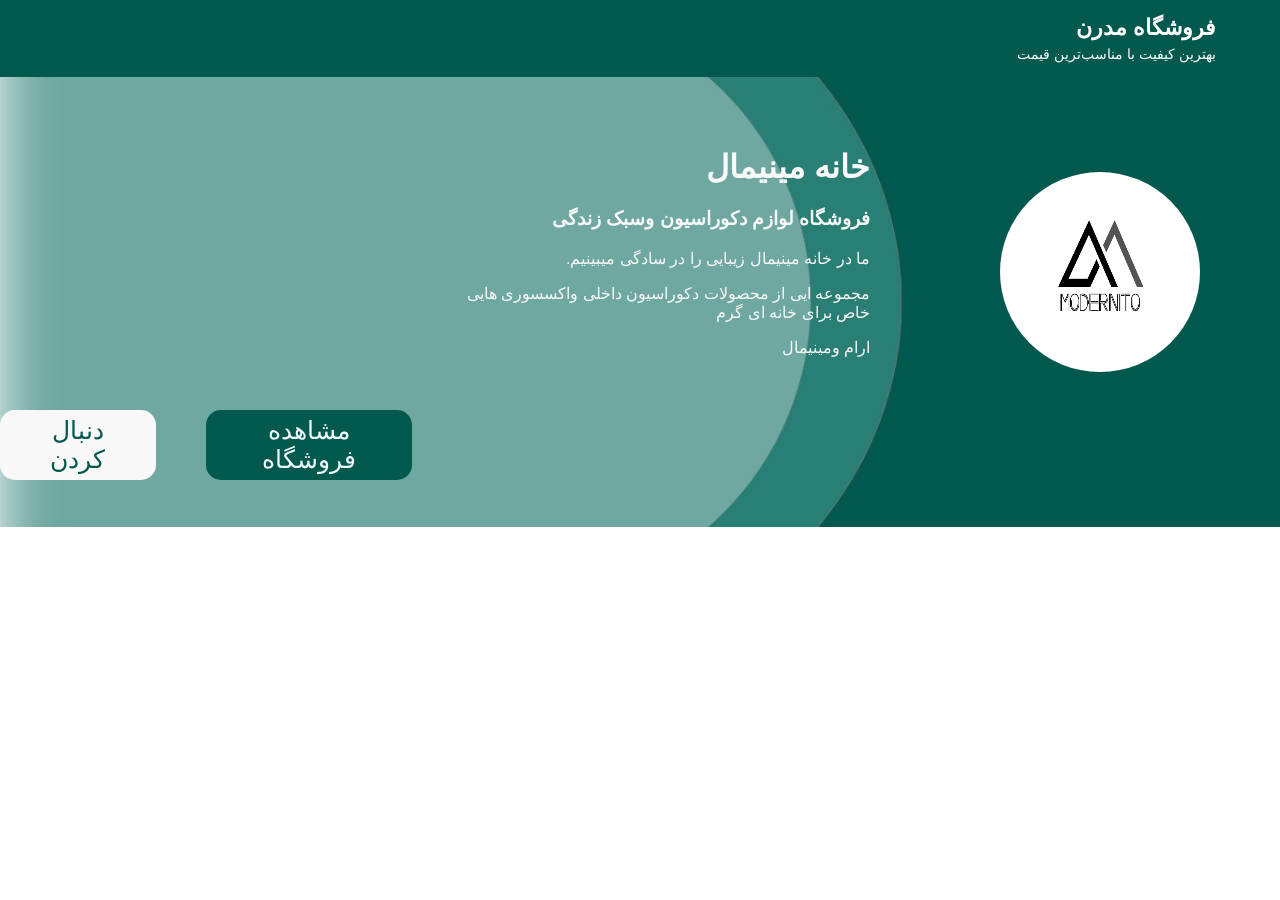
<file: project.x/index.html>
<!DOCTYPE html>
<html lang="fa" dir="rtl">

<head>
  <meta charset="UTF-8">
  <meta name="viewport" content="width=device-width, initial-scale=1.0">
  <title>فروشگاه من</title>
  <link rel="stylesheet" href="style.css">
</head>

<body>

  <header class="site-header">
    <div class="header-container">




      <!-- نام و توضیحات -->
      <div class="header-text">
        <h1>فروشگاه مدرن</h1>
        <p>بهترین کیفیت با مناسب‌ترین قیمت</p>
      </div>

    </div>
  </header>



  <div class="baner-slide">
 <div class="logo">
      <img src="./img/logo.jpg" alt="لوگو فروشگاه">
    </div>
    <div class="baner">
      <h1>خانه مینیمال</h1>
      <h3>فروشگاه لوازم دکوراسیون وسبک زندگی</h3>
       
      <p>ما در خانه مینیمال زیبایی را در سادگی میبینیم.</p>
      <p>مجموعه ایی از
        محصولات دکوراسیون داخلی واکسسوری هایی خاص برای خانه ای گرم </p>
      <p>ارام ومینیمال</p>
       </div>

       <div class="bot">
        <button type="button" >مشاهده فروشگاه</button>
        <a href="#" onclick=""></a>

       </div>
       <div class="bot-2">
        <button type="button" >دنبال کردن</button>
        <a href="#" onclick=""></a>

       </div>

   
  </div>
</body>

</html>
</file>
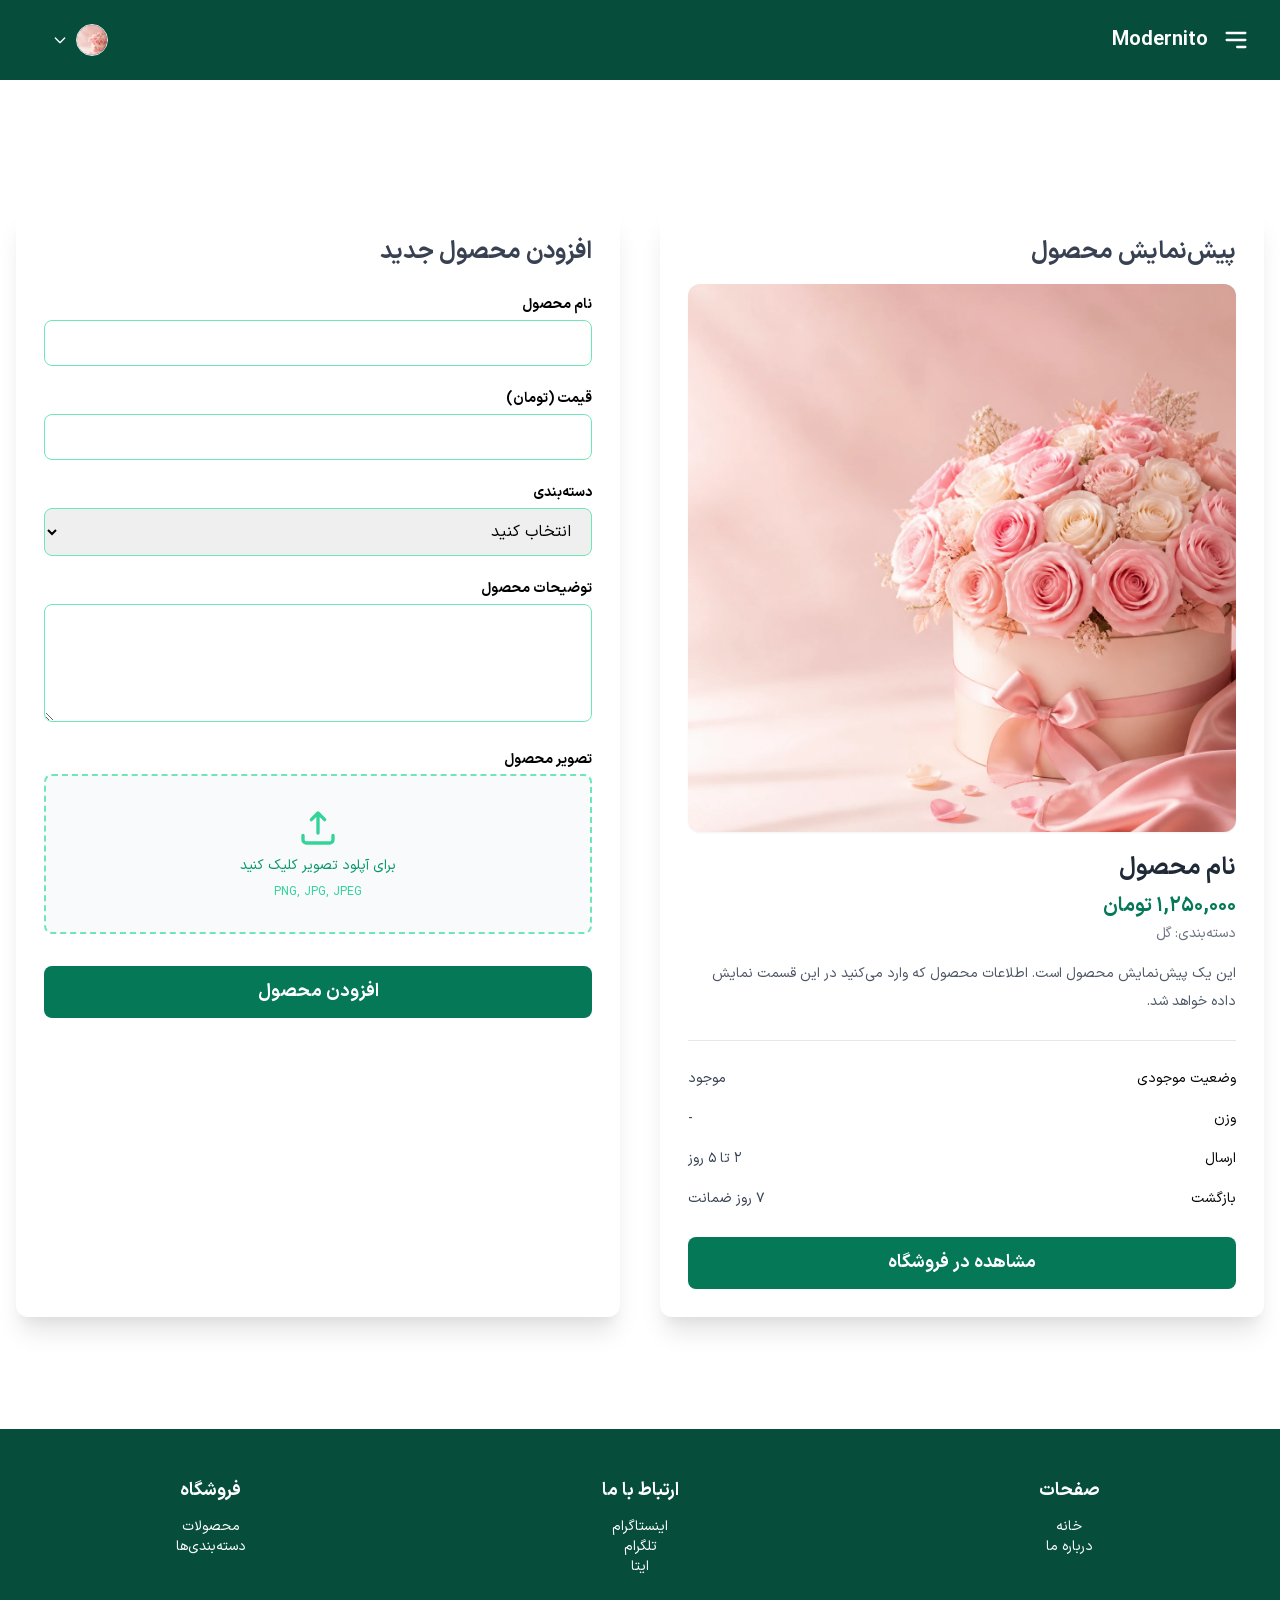
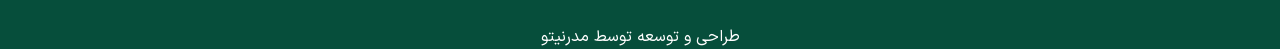
<file: admin.html>
<!DOCTYPE html>
<html lang="fa" dir="rtl">

<head>
    <meta charset="UTF-8">
    <meta name="viewport" content="width=device-width, initial-scale=1.0">
    <title>افزودن محصول</title>
    <link rel="stylesheet" href="assets/img/tailwind.min.css" />

    <style>
        @font-face {
            font-family: "IRANSansX";
            src: url("assets/Farsi-Digits-Without-Latin/IRANSansX-Regular.woff2") format("woff2");
            font-weight: 400;
        }

        @font-face {
            font-family: "IRANSansX";
            src: url("assets/Farsi-Digits-Without-Latin/IRANSansX-Bold.woff2") format("woff2");
            font-weight: 700;
        }

        * {
            font-family: "IRANSansX", sans-serif !important;
        }

        body {
            font-family: "IRANSansX", sans-serif;
        }

        @keyframes fadeInUp {
            from {
                opacity: 0;
                transform: translateY(30px);
            }

            to {
                opacity: 1;
                transform: translateY(0);
            }

        }

        .animate-card {
            opacity: 0;
            animation: fadeInUp 0.8s ease-out forwards;
        }

        .delay-100 {
            animation-delay: 0.1s;
        }

        .delay-200 {
            animation-delay: 0.2s;
        }

        .delay-300 {
            animation-delay: 0.3s;
        }

        .delay-400 {
            animation-delay: 0.4s;
        }

        .delay-500 {
            animation-delay: 0.5s;
        }

        .delay-600 {
            animation-delay: 0.6s;
        }
    </style>
</head>

<body class="bg-slate-100">

    <header class="relative flex items-center justify-between px-6 py-4 
               bg-white text-green-800 
               md:bg-green-900 md:text-white">

        <!-- بخش راست: دکمه همبرگری -->
        <!-- در موبایل و دسکتاپ نمایش داده میشه (کلاس md:hidden حذف شد) -->
        <button id="menuBtn"
            class="w-10 h-10 flex items-center justify-center rounded-lg hover:bg-black/10 transition ml-4">
            <svg class="w-7 h-7" fill="none" stroke="currentColor" viewBox="0 0 24 24">
                <path stroke-linecap="round" stroke-linejoin="round" stroke-width="2" d="M4 6h16M4 12h16m-7 6h7"></path>
            </svg>
        </button>

        <!-- لوگو (وسط) -->
        <!-- در موبایل نمایش داده میشه، در دسکتاپ مخفی -->
        <div class="text-xl font-bold absolute left-0/2 transform -translate-x-1/2">
            Modernito
        </div>

        <!-- بخش چپ: پروفایل کاربر -->
        <!-- کل این بخش در موبایل مخفی و در دسکتاپ نمایش داده میشه -->
        <div class="relative ml-4 items-left hidden md:flex">
            <!-- دکمه پروفایل (عکس + فلش) -->
            <button id="profileBtn"
                class="flex items-center gap-2 bg-white/10 px-3 py-2 rounded-full hover:bg-white/20 transition">
                <!-- عکس گرد کاربر -->
                <img src="assets/img/boxgol1.png" alt="User"
                    class="w-8 h-8 rounded-full object-cover border border-white/30">
                <!-- فلش کوچک -->
                <svg class="w-4 h-4 transition-transform duration-200" id="profileArrow" fill="none"
                    stroke="currentColor" viewBox="0 0 24 24">
                    <path stroke-linecap="round" stroke-linejoin="round" stroke-width="2" d="M19 9l-7 7-7-7"></path>
                </svg>
            </button>

            <!-- باکش نمایش مشخصات کاربر (Dropdown) -->
            <div id="userProfileDropdown"
                class="absolute top-full left-0 mt-2 w-64 bg-green-800 backdrop-blur-xl border border-green-600 rounded-2xl shadow-3xl z-50 hidden flex-col overflow-hidden">

                <div class="p-4 flex flex-col gap-3">
                    <div class="flex items-center gap-3 border-b border-green-700 pb-3">
                        <img src="assets/img/boxgol1.png" class="w-12 h-12 rounded-full">
                        <div>
                            <p class="font-bold text-white">نام کاربر</p>
                            <p class="text-sm text-green-200">user@example.com</p>
                        </div>
                    </div>
                    <a href="#"
                        class="block px-3 py-2 rounded text-center hover:bg-white/10 text-white transition">پروفایل
                        من</a>
                    <a href="#"
                        class="block px-3 py-2 rounded text-center hover:bg-white/10 text-white transition">داشبورد</a>
                    <a href="#"
                        class="block px-3 py-2 rounded text-center hover:bg-red-500/20 text-red-300 transition">خروج</a>
                </div>
            </div>
        </div>

        <!-- منوی بازشونده اصلی (سمت راست، زیر دکمه همبرگری) -->
        <!-- در موبایل و دسکتاپ نمایش داده میشه -->
        <!-- در دسکتاپ کمی تغییر استایل دادیم که بهتر دیده بشه -->
        <div id="mobileMenu"
            class="absolute top-full right-0 mt-2 mr-4 w-64 bg-green-900 text-white backdrop-blur-xl border border-gray-700 rounded-2xl shadow-3xl z-50 hidden flex-col overflow-y-auto">
            <div class="flex flex-col p-8 gap-4 h-20vh md:min-h-[40vh]">
                <a href="#"
                    class="block px-4 py-3 rounded-lg hover:bg-white/10 transition text-white text-lg font-medium">داشبورد</a>
                <a href="#"
                    class="block px-4 py-3 rounded-lg hover:bg-white/10 transition text-white text-lg font-medium">فروشگاه‌ها</a>
                <a href="#"
                    class="block px-4 py-3 rounded-lg hover:bg-white/10 transition text-white text-lg font-medium">ایجاد
                    فروشگاه</a>
                <a href="#"
                    class="block px-4 py-3 rounded-lg hover:bg-white/10 transition text-white text-lg font-medium">تماس
                    با ما</a>
            </div>
        </div>
    </header>



  <section class="max-w-7xl mx-auto px-4 py-12 md:mt-20">

    <div class="flex flex-col lg:flex-row-reverse gap-10">

        <!-- فرم افزودن محصول -->
        <div class="bg-white shadow-xl rounded-xl p-7 w-full lg:w-[620px]">
            <h2 class="text-2xl font-bold text-gray-700 mb-6">
                افزودن محصول جدید
            </h2>

            <form id="productForm" class="flex flex-col gap-5">

                <div>
                    <label class="font-semibold text-sm">نام محصول</label>
                    <input id="productName" type="text"
                        class="w-full mt-1 border border-green-300 rounded-lg px-4 py-2.5 focus:ring-2 focus:ring-green-600 focus:border-green-600 outline-none">
                </div>

                <div>
                    <label class="font-semibold text-sm">قیمت (تومان)</label>
                    <input id="productPrice" type="number"
                        class="w-full mt-1 border border-green-300 rounded-lg px-4 py-2.5 focus:ring-2 focus:ring-green-600 focus:border-green-600 outline-none">
                </div>

                <div>
                    <label class="font-semibold text-sm">دسته‌بندی</label>
                    <select id="productCategory"
                        class="w-full mt-1 border border-green-300 rounded-lg px-4 py-2.5 focus:ring-2 focus:ring-green-600 focus:border-green-600 outline-none">
                        <option value="">انتخاب کنید</option>
                        <option value="گل">گل</option>
                        <option value="دسته ۱">دسته ۱</option>
                        <option value="دسته ۲">دسته ۲</option>
                        <option value="دسته ۳">دسته ۳</option>
                    </select>
                </div>

                <div>
                    <label class="font-semibold text-sm">توضیحات محصول</label>
                    <textarea id="productDescription" rows="4"
                        class="w-full mt-1 border border-green-300 rounded-lg px-4 py-2.5 focus:ring-2 focus:ring-green-600 focus:border-green-600 outline-none"></textarea>
                </div>

                <div>
                    <label class="font-semibold text-sm block mb-1">تصویر محصول</label>

                    <label for="productImage"
                        class="w-full mt-1 border-2 border-dashed border-green-300 rounded-lg px-4 py-8 bg-gray-50 
                        cursor-pointer flex flex-col items-center justify-center gap-2 hover:border-blue-400 hover:bg-blue-50 transition">
                        <svg xmlns="http://www.w3.org/2000/svg" class="w-10 h-10 text-green-400" fill="none"
                            viewBox="0 0 24 24" stroke="currentColor">
                            <path stroke-linecap="round" stroke-linejoin="round" stroke-width="2"
                                d="M3 16.5V19a2 2 0 002 2h14a2 2 0 002-2v-2.5M16 7l-4-4m0 0L8 7m4-4v12" />
                        </svg>

                        <span class="text-green-600 text-sm">برای آپلود تصویر کلیک کنید</span>
                        <span class="text-green-400 text-xs">PNG, JPG, JPEG</span>
                    </label>

                    <input id="productImage" type="file" class="hidden" accept="image/*">
                </div>

                <button type="submit"
                    class="mt-3 bg-green-700 hover:bg-green-800 text-white py-3 rounded-lg font-semibold text-lg transition">
                    افزودن محصول
                </button>
            </form>
        </div>

        <!-- کارت پیش‌نمایش محصول -->
        <div class="bg-white shadow-xl rounded-xl p-7 w-full lg:w-[360px] h-fit">
            <h3 class="font-bold text-gray-700 mb-4 text-2xl">
                پیش‌نمایش محصول
            </h3>

            <img id="previewImage" src="assets/img/boxgol1.png" alt="product" class="rounded-xl w-full mb-5 shadow-sm">

            <h2 id="previewName" class="text-2xl font-bold text-gray-800">
                نام محصول
            </h2>

            <p id="previewPrice" class="text-green-700 font-bold text-xl mt-2">
                ۱,۲۵۰,۰۰۰ تومان
            </p>

            <p id="previewCategory" class="text-sm text-gray-500 mt-1">
                دسته‌بندی: گل
            </p>

            <p id="previewDescription" class="text-sm text-gray-600 mt-4 leading-7">
                این یک پیش‌نمایش محصول است. اطلاعات محصول که وارد می‌کنید در این قسمت نمایش داده خواهد شد.
            </p>

            <hr class="my-6">

            <div class="grid grid-cols-2 gap-3 text-sm leading-7">
                <p>وضعیت موجودی</p>
                <p id="previewStock" class="text-left text-gray-700">موجود</p>

                <p>وزن</p>
                <p id="previewWeight" class="text-left text-gray-700">-</p>

                <p>ارسال</p>
                <p id="previewShipping" class="text-left text-gray-700">۲ تا ۵ روز</p>

                <p>بازگشت</p>
                <p id="previewReturn" class="text-left text-gray-700">۷ روز ضمانت</p>
            </div>

            <button
                class="mt-6 w-full bg-green-700 hover:bg-green-800 text-white py-3 rounded-lg font-semibold text-lg transition">
                مشاهده در فروشگاه
            </button>
        </div>

    </div>

</section>


    <!-- ========================================= -->
    <!-- Footer -->
    <!-- ========================================= -->

    <footer class="bg-green-900 text-white mt-16">

        <div class="max-w-7xl mx-auto text-center px-4 py-12 grid grid-cols-1 md:grid-cols-3 gap-10 text-sm">

            <div>
                <p class="font-bold text-lg mb-3">صفحات</p>
                <a class="block hover:text-green-300 transition" href="./admin.html">خانه</a>
                <a class="block hover:text-green-300 transition" href="#">درباره ما</a>
            </div>

            <div>
                <p class="font-bold text-lg mb-3 text-ceneter">ارتباط با ما</p>
                <a class="block hover:text-green-300 transition text-ceneter" href="#">اینستاگرام</a>
                <a class="block hover:text-green-300 transition text-ceneter" href="#">تلگرام</a>
                <a class="block hover:text-green-300 transition text-ceneter" href="#">ایتا</a>
            </div>

            <div>
                <p class="font-bold text-lg mb-3">فروشگاه</p>
                <a class="block hover:text-green-300 transition" href="#">محصولات</a>
                <a class="block hover:text-green-300 transition" href="#">دسته‌بندی‌ها</a>
            </div>

        </div>

        <div>
            <a class="block  hover:text-green-300 text-center transition" href="https://modernitoweb.ir/">طراحی و توسعه
                توسط مدرنیتو</a>
        </div>

    </footer>
<script>
    const form = document.getElementById('productForm');

    const productName = document.getElementById('productName');
    const productPrice = document.getElementById('productPrice');
    const productCategory = document.getElementById('productCategory');
    const productDescription = document.getElementById('productDescription');
    const productImage = document.getElementById('productImage');

    const previewName = document.getElementById('previewName');
    const previewPrice = document.getElementById('previewPrice');
    const previewCategory = document.getElementById('previewCategory');
    const previewDescription = document.getElementById('previewDescription');
    const previewImage = document.getElementById('previewImage');

    // سینک لحظه‌ای متن‌ها
    productName.addEventListener('input', () => {
        previewName.textContent = productName.value || 'نام محصول';
    });

    productPrice.addEventListener('input', () => {
        if (productPrice.value) {
            previewPrice.textContent = Number(productPrice.value).toLocaleString('fa-IR') + ' تومان';
        } else {
            previewPrice.textContent = '۱,۲۵۰,۰۰۰ تومان';
        }
    });

    productCategory.addEventListener('change', () => {
        previewCategory.textContent = 'دسته‌بندی: ' + (productCategory.value || 'گل');
    });

    productDescription.addEventListener('input', () => {
        previewDescription.textContent = productDescription.value || 'این یک پیش‌نمایش محصول است. اطلاعات محصول که وارد می‌کنید در این قسمت نمایش داده خواهد شد.';
    });

    // نمایش تصویر انتخابی
    productImage.addEventListener('change', function () {
        const file = this.files[0];
        if (file) {
            const reader = new FileReader();
            reader.onload = function (e) {
                previewImage.src = e.target.result;
            };
            reader.readAsDataURL(file);
        }
    });

    // جلوگیری از رفرش و ثبت نهایی
    form.addEventListener('submit', function (e) {
        e.preventDefault();

        alert('محصول با موفقیت به پیش‌نمایش اضافه شد!');
    });
</script>
<script>
     const menuBtn = document.getElementById('menuBtn');
        const mobileMenu = document.getElementById('mobileMenu');

        menuBtn.addEventListener('click', (e) => {
            e.stopPropagation();
            if (mobileMenu.classList.contains('hidden')) {
                mobileMenu.classList.remove('hidden');
                mobileMenu.classList.add('flex');
            } else {
                mobileMenu.classList.add('hidden');
                mobileMenu.classList.remove('flex');
            }
        });

        document.addEventListener('click', (e) => {
            if (!mobileMenu.contains(e.target) && !menuBtn.contains(e.target)) {
                mobileMenu.classList.add('hidden');
                mobileMenu.classList.remove('flex');
            }
        });

        // ۳. کد منوی کنار عکس (سمت چپ) - اضافه شده
        const profileBtn = document.getElementById('profileBtn');
        const userProfileDropdown = document.getElementById('userProfileDropdown');
        const profileArrow = document.getElementById('profileArrow');

        profileBtn.addEventListener('click', (e) => {
            e.stopPropagation();
            userProfileDropdown.classList.toggle('hidden');
            userProfileDropdown.classList.toggle('flex');
            profileArrow.classList.toggle('rotate-180');
        });

        document.addEventListener('click', (e) => {
            if (!userProfileDropdown.contains(e.target) && !profileBtn.contains(e.target)) {
                userProfileDropdown.classList.add('hidden');
                userProfileDropdown.classList.remove('flex');
                profileArrow.classList.remove('rotate-180');
            }
        });
    </script>

</body>

</html>
</file>
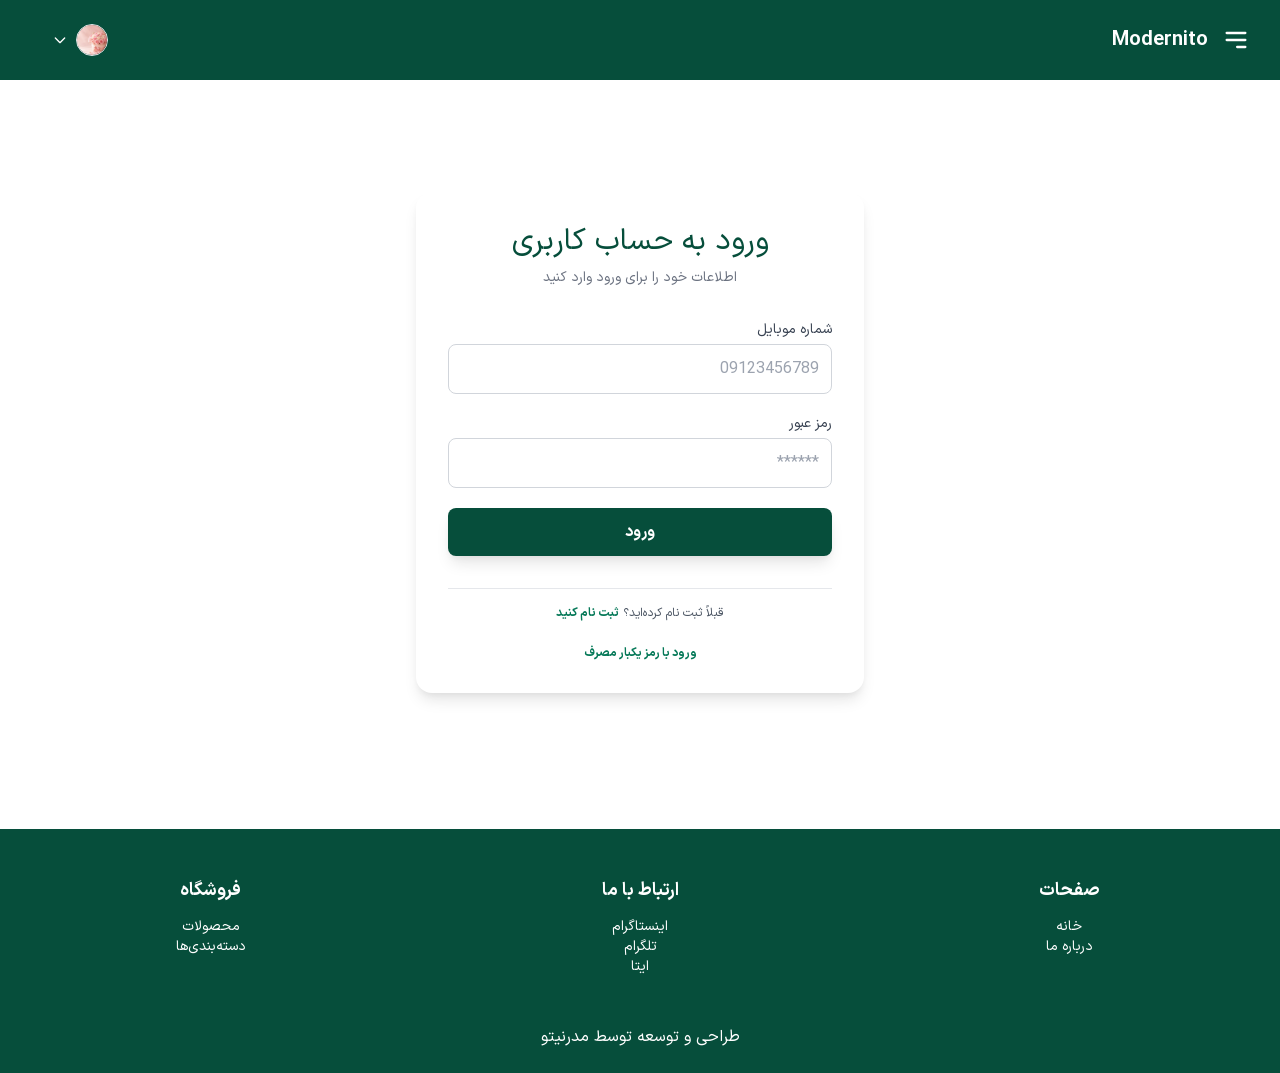
<file: log.html>
<!DOCTYPE html>
<html lang="fa" dir="rtl">

<head>
    <meta charset="UTF-8">
    <meta name="viewport" content="width=device-width, initial-scale=1.0">
    <title>ورود به حساب1</title>
    <link rel="stylesheet" href="assets/img/tailwind.min.css" />

    <style>
        @font-face {
            font-family: "IRANSansX";
            src: url("assets/Farsi-Digits-Without-Latin/IRANSansX-Regular.woff2") format("woff2");
            font-weight: 400;
        }

        @font-face {
            font-family: "IRANSansX";
            src: url("assets/Farsi-Digits-Without-Latin/IRANSansX-Bold.woff2") format("woff2");
            font-weight: 700;
        }

        * {
            font-family: "IRANSansX", sans-serif !important;
        }

        body {
            font-family: "IRANSansX", sans-serif;
        }

        @keyframes fadeInUp {
            from {
                opacity: 0;
                transform: translateY(30px);
            }

            to {
                opacity: 1;
                transform: translateY(0);
            }

        }

        .animate-card {
            opacity: 0;
            animation: fadeInUp 0.8s ease-out forwards;
        }

        .delay-100 {
            animation-delay: 0.1s;
        }

        .delay-200 {
            animation-delay: 0.2s;
        }

        .delay-300 {
            animation-delay: 0.3s;
        }

        .delay-400 {
            animation-delay: 0.4s;
        }

        .delay-500 {
            animation-delay: 0.5s;
        }

        .delay-600 {
            animation-delay: 0.6s;
        }
    </style>
</head>

<body class="bg-slate-100">

    <header class="relative flex items-center justify-between px-6 py-4 
               bg-white text-green-800 
               md:bg-green-900 md:text-white">

        <!-- بخش راست: دکمه همبرگری -->
        <!-- در موبایل و دسکتاپ نمایش داده میشه (کلاس md:hidden حذف شد) -->
        <button id="menuBtn"
            class="w-10 h-10 flex items-center justify-center rounded-lg hover:bg-black/10 transition ml-4">
            <svg class="w-7 h-7" fill="none" stroke="currentColor" viewBox="0 0 24 24">
                <path stroke-linecap="round" stroke-linejoin="round" stroke-width="2" d="M4 6h16M4 12h16m-7 6h7"></path>
            </svg>
        </button>

        <!-- لوگو (وسط) -->
        <!-- در موبایل نمایش داده میشه، در دسکتاپ مخفی -->
        <div class="text-xl font-bold absolute left-0/2 transform -translate-x-1/2">
            Modernito
        </div>

        <!-- بخش چپ: پروفایل کاربر -->
        <!-- کل این بخش در موبایل مخفی و در دسکتاپ نمایش داده میشه -->
        <div class="relative ml-4 items-left hidden md:flex">
            <!-- دکمه پروفایل (عکس + فلش) -->
            <button id="profileBtn"
                class="flex items-center gap-2 bg-white/10 px-3 py-2 rounded-full hover:bg-white/20 transition">
                <!-- عکس گرد کاربر -->
                <img src="assets/img/boxgol1.png" alt="User"
                    class="w-8 h-8 rounded-full object-cover border border-white/30">
                <!-- فلش کوچک -->
                <svg class="w-4 h-4 transition-transform duration-200" id="profileArrow" fill="none"
                    stroke="currentColor" viewBox="0 0 24 24">
                    <path stroke-linecap="round" stroke-linejoin="round" stroke-width="2" d="M19 9l-7 7-7-7"></path>
                </svg>
            </button>

            <!-- باکش نمایش مشخصات کاربر (Dropdown) -->
            <div id="userProfileDropdown"
                class="absolute top-full left-0 mt-2 w-64 bg-green-800 backdrop-blur-xl border border-green-600 rounded-2xl shadow-3xl z-50 hidden flex-col overflow-hidden">

                <div class="p-4 flex flex-col gap-3">
                    <div class="flex items-center gap-3 border-b border-green-700 pb-3">
                        <img src="assets/img/boxgol1.png" class="w-12 h-12 rounded-full">
                        <div>
                            <p class="font-bold text-white">نام کاربر</p>
                            <p class="text-sm text-green-200">user@example.com</p>
                        </div>
                    </div>
                    <a href="#"
                        class="block px-3 py-2 rounded text-center hover:bg-white/10 text-white transition">پروفایل
                        من</a>
                    <a href="#"
                        class="block px-3 py-2 rounded text-center hover:bg-white/10 text-white transition">داشبورد</a>
                    <a href="#"
                        class="block px-3 py-2 rounded text-center hover:bg-red-500/20 text-red-300 transition">خروج</a>
                </div>
            </div>
        </div>

        <!-- منوی بازشونده اصلی (سمت راست، زیر دکمه همبرگری) -->
        <!-- در موبایل و دسکتاپ نمایش داده میشه -->
        <!-- در دسکتاپ کمی تغییر استایل دادیم که بهتر دیده بشه -->
        <div id="mobileMenu"
            class="absolute top-full right-0 mt-2 mr-4 w-64 bg-green-900 text-white backdrop-blur-xl border border-gray-700 rounded-2xl shadow-3xl z-50 hidden flex-col overflow-y-auto">
            <div class="flex flex-col p-8 gap-4 h-20vh md:min-h-[40vh]">
                <a href="#"
                    class="block px-4 py-3 rounded-lg hover:bg-white/10 transition text-white text-lg font-medium">داشبورد</a>
                <a href="#"
                    class="block px-4 py-3 rounded-lg hover:bg-white/10 transition text-white text-lg font-medium">فروشگاه‌ها</a>
                <a href="#"
                    class="block px-4 py-3 rounded-lg hover:bg-white/10 transition text-white text-lg font-medium">ایجاد
                    فروشگاه</a>
                <a href="#"
                    class="block px-4 py-3 rounded-lg hover:bg-white/10 transition text-white text-lg font-medium">تماس
                    با ما</a>
            </div>
        </div>
    </header>
    </header>

    <br>
    <br>

    <!-- بخش اصلی با استایل صفحه اول (باکس سفید، سایه، گوشه‌های گرد) -->
    <div class="flex flex-col justify-center items-center mt-16">
        <div class="bg-white p-8 rounded-2xl shadow-lg w-full max-w-md">
            <div class="text-center mb-8">
                <h2 class="text-3xl font-medium text-green-900">ورود به حساب کاربری</h2>
                <p class="text-gray-500 mt-2 text-sm">اطلاعات خود را برای ورود وارد کنید</p>
            </div>

            <!-- فرم صفحه دوم با استایل صفحه اول -->
            <form id="registerForm" class="space-y-5">
                <div>
                    <label class="block text-sm font-medium text-gray-700 mb-1">شماره موبایل</label>
                    <input type="tel" id="phoneInput" placeholder="09123456789" dir="ltr" required
                        class="w-full border border-gray-300 rounded-lg p-3 text-right focus:outline-none focus:ring-2 focus:ring-green-600 focus:border-transparent transition">
                </div>

                <div>
                    <label class="block text-sm font-medium text-gray-700 mb-1">رمز عبور</label>
                    <input type="password" id="passwordInput" placeholder="******" dir="ltr" required
                        class="w-full border border-gray-300 rounded-lg p-3 text-right focus:outline-none focus:ring-2 focus:ring-green-600 focus:border-transparent transition">
                </div>

                <button type="submit" id="loginBtn"
                    class="w-full bg-green-900 text-white py-3 rounded-lg font-bold hover:bg-green-800 transform active:scale-95 transition-all duration-200 shadow-lg">
                    ورود
                </button>
            </form>

            <p id="msg" class="mt-6 text-center text-sm font-semibold min-h-[20px]"></p>

            <div class="mt-8 text-center border-t pt-4">
                <p class="text-gray-600 text-xs">
                    قبلاً ثبت نام کرده‌اید؟
                    <a href="register.html" class="text-green-700 hover:underline font-bold">ثبت نام کنید</a>
                </p>
                <br>
                <p class="text-gray-600 text-xs">
                
                    <a href="num-cod.html" class="text-green-700 hover:underline font-bold">ورود با رمز یکبار مصرف</a>
                </p>
            </div>
        </div>
    </div>
    <br>
    <br>
    <br>

    <footer class="bg-green-900 text-white mt-16">
        <div class="max-w-7xl mx-auto text-center px-4 py-12 grid grid-cols-1 md:grid-cols-3 gap-10 text-sm">
            <div>
                <p class="font-bold text-lg mb-3">صفحات</p>
                <a class="block hover:text-green-300 transition" href="./admin.html">خانه</a>
                <a class="block hover:text-green-300 transition" href="#">درباره ما</a>
            </div>
            <div>
                <p class="font-bold text-lg mb-3">ارتباط با ما</p>
                <a class="block hover:text-green-300 transition" href="#">اینستاگرام</a>
                <a class="block hover:text-green-300 transition" href="#">تلگرام</a>
                <a class="block hover:text-green-300 transition" href="#">ایتا</a>
            </div>
            <div>
                <p class="font-bold text-lg mb-3">فروشگاه</p>
                <a class="block hover:text-green-300 transition" href="#">محصولات</a>
                <a class="block hover:text-green-300 transition" href="#">دسته‌بندی‌ها</a>
            </div>
        </div>
        <div>
            <a class="block hover:text-green-300 text-center transition" href="https://modernitoweb.ir/">طراحی و توسعه
                توسط مدرنیتو</a>
        </div>
        <br>
    </footer>

    <script>
        document.addEventListener('DOMContentLoaded', () => {
            const loginBtn = document.getElementById('loginBtn');
            const phoneInput = document.getElementById('phoneInput');
            const passwordInput = document.getElementById('passwordInput');

            if (!loginBtn || !phoneInput || !passwordInput) {
                console.error('المان‌های فرم پیدا نشدند.');
                return;
            }

            const apiUrl = 'https://modernitoweb.ir/marketplace-api/login.php';

            loginBtn.addEventListener('click', async (event) => {
                event.preventDefault();

                // دریافت مقادیر بدون حذف فاصله‌ها در مرحله اول
                const rawPhone = phoneInput.value;
                const rawPassword = passwordInput.value;

                // لاگ کردن برای بررسی مقدار واقعی (در کنسول مرورگر ببینید)
                console.log('Raw Phone:', JSON.stringify(rawPhone));
                console.log('Raw Password:', JSON.stringify(rawPassword));

                // بررسی خالی بودن (اگر مقدار خالی یا فقط فاصله باشد)
                if (!rawPhone || rawPhone.trim() === '') {
                    alert('لطفاً شماره تلفن را وارد کنید.');
                    return;
                }
                if (!rawPassword || rawPassword.trim() === '') {
                    alert('لطفاً رمز عبور را وارد کنید.');
                    return;
                }

                // تمیز کردن مقادیر برای ارسال (حذف فاصله‌های اضافی)
                const phone = rawPhone.trim();
                const password = rawPassword.trim();

                const originalText = loginBtn.innerText;
                loginBtn.innerText = 'در حال ورود...';
                loginBtn.style.pointerEvents = 'none';
                loginBtn.style.opacity = '0.7';

                try {
                    const payload = { phone, password };

                    const response = await fetch(apiUrl, {
                        method: 'POST',
                        headers: { 'Content-Type': 'application/json' },
                        body: JSON.stringify(payload)
                    });

                    if (!response.ok) {
                        throw new Error(`خطای سرور: ${response.status}`);
                    }

                    const text = await response.text();
                    let result;
                    try {
                        result = JSON.parse(text);
                    } catch (e) {
                        console.error('خطای پارس JSON:', e);
                        alert('پاسخ سرور نامعتبر بود:\n' + text);
                        return;
                    }

                    if (result?.success === true || result?.status === 'success') {
                        alert('ورود با موفقیت انجام شد!');
                        // window.location.href = './admin.html';
                    } else {
                        const errorMsg = result?.error || result?.message || 'عملیات ناموفق بود.';
                        alert('خطا: ' + errorMsg);
                    }

                } catch (error) {
                    console.error('خطا در ارتباط:', error);
                    alert('خطا در ارتباط با سرور. لطفاً کنسول را چک کنید.');
                } finally {
                    loginBtn.innerText = originalText;
                    loginBtn.style.pointerEvents = 'auto';
                    loginBtn.style.opacity = '1';
                }
            });
        });
    </script>
    <script>
        const menuBtn = document.getElementById('menuBtn');
        const mobileMenu = document.getElementById('mobileMenu');

        menuBtn.addEventListener('click', (e) => {
            e.stopPropagation();
            if (mobileMenu.classList.contains('hidden')) {
                mobileMenu.classList.remove('hidden');
                mobileMenu.classList.add('flex');
            } else {
                mobileMenu.classList.add('hidden');
                mobileMenu.classList.remove('flex');
            }
        });

        document.addEventListener('click', (e) => {
            if (!mobileMenu.contains(e.target) && !menuBtn.contains(e.target)) {
                mobileMenu.classList.add('hidden');
                mobileMenu.classList.remove('flex');
            }
        });

        // ۳. کد منوی کنار عکس (سمت چپ) - اضافه شده
        const profileBtn = document.getElementById('profileBtn');
        const userProfileDropdown = document.getElementById('userProfileDropdown');
        const profileArrow = document.getElementById('profileArrow');

        profileBtn.addEventListener('click', (e) => {
            e.stopPropagation();
            userProfileDropdown.classList.toggle('hidden');
            userProfileDropdown.classList.toggle('flex');
            profileArrow.classList.toggle('rotate-180');
        });

        document.addEventListener('click', (e) => {
            if (!userProfileDropdown.contains(e.target) && !profileBtn.contains(e.target)) {
                userProfileDropdown.classList.add('hidden');
                userProfileDropdown.classList.remove('flex');
                profileArrow.classList.remove('rotate-180');
            }
        });
    </script>

</body>

</html>
</file>
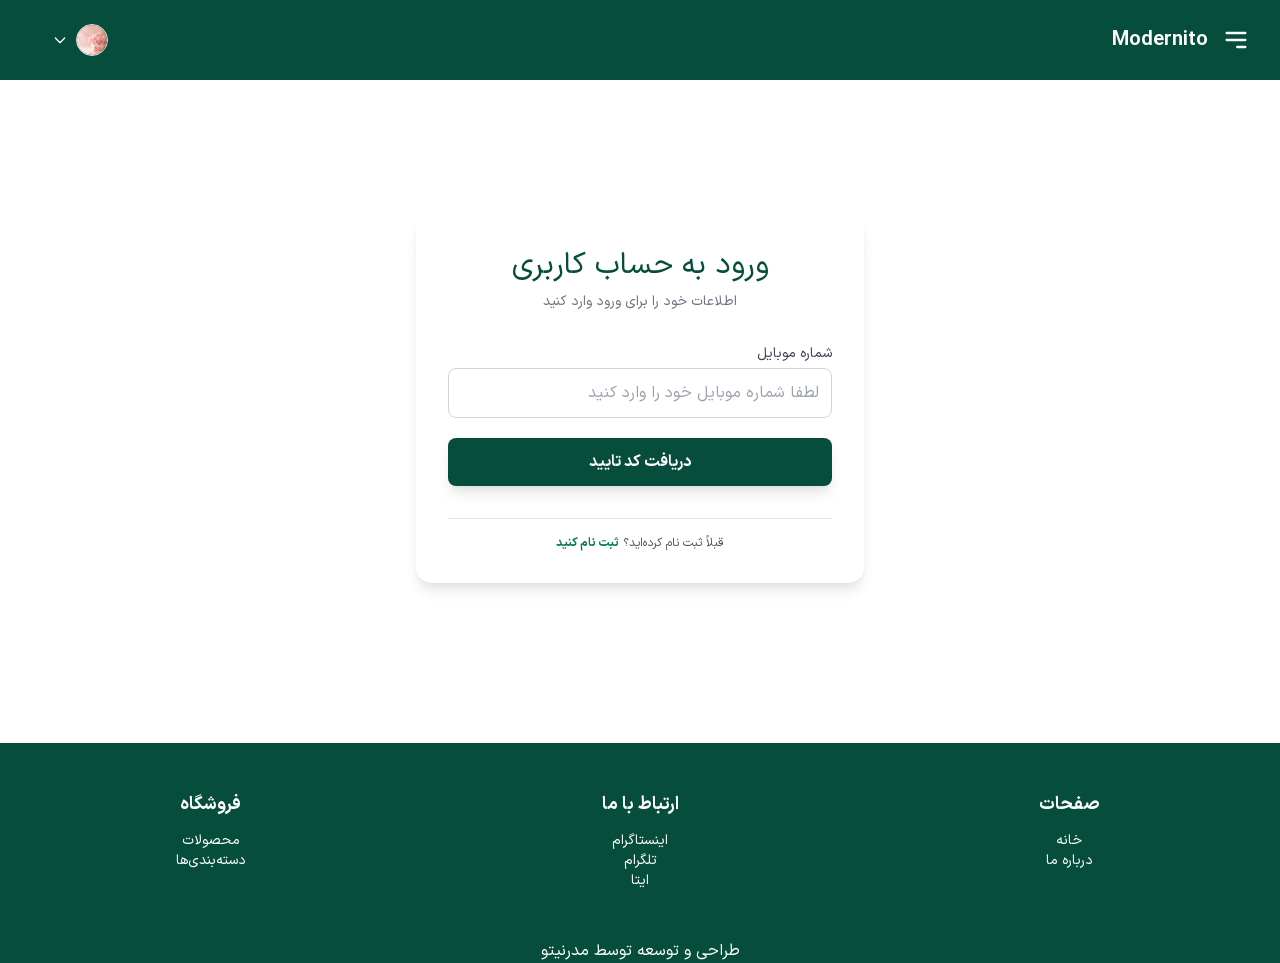
<file: num-cod.html>
<!DOCTYPE html>
<html lang="fa" dir="rtl">

<head>
    <meta charset="UTF-8">
    <meta name="viewport" content="width=device-width, initial-scale=1.0">
    <title>ورود/شماره</title>
    <link rel="stylesheet" href="assets/img/tailwind.min.css" />

    <style>
        @font-face {
            font-family: "IRANSansX";
            src: url("assets/Farsi-Digits-Without-Latin/IRANSansX-Regular.woff2") format("woff2");
            font-weight: 400;
        }

        @font-face {
            font-family: "IRANSansX";
            src: url("assets/Farsi-Digits-Without-Latin/IRANSansX-Bold.woff2") format("woff2");
            font-weight: 700;
        }

        * {
            font-family: "IRANSansX", sans-serif !important;
        }

        body {
            font-family: "IRANSansX", sans-serif;
        }

        @keyframes fadeInUp {
            from {
                opacity: 0;
                transform: translateY(30px);
            }

            to {
                opacity: 1;
                transform: translateY(0);
            }

        }

        .animate-card {
            opacity: 0;
            animation: fadeInUp 0.8s ease-out forwards;
        }

        .delay-100 {
            animation-delay: 0.1s;
        }

        .delay-200 {
            animation-delay: 0.2s;
        }

        .delay-300 {
            animation-delay: 0.3s;
        }

        .delay-400 {
            animation-delay: 0.4s;
        }

        .delay-500 {
            animation-delay: 0.5s;
        }

        .delay-600 {
            animation-delay: 0.6s;
        }
    </style>
</head>

<body class="bg-slate-100">

    <header class="relative flex items-center justify-between px-6 py-4 
               bg-white text-green-800 
               md:bg-green-900 md:text-white">

        <!-- بخش راست: دکمه همبرگری -->
        <!-- در موبایل و دسکتاپ نمایش داده میشه (کلاس md:hidden حذف شد) -->
        <button id="menuBtn"
            class="w-10 h-10 flex items-center justify-center rounded-lg hover:bg-black/10 transition ml-4">
            <svg class="w-7 h-7" fill="none" stroke="currentColor" viewBox="0 0 24 24">
                <path stroke-linecap="round" stroke-linejoin="round" stroke-width="2" d="M4 6h16M4 12h16m-7 6h7"></path>
            </svg>
        </button>

        <!-- لوگو (وسط) -->
        <!-- در موبایل نمایش داده میشه، در دسکتاپ مخفی -->
        <div class="text-xl font-bold absolute left-0/2 transform -translate-x-1/2">
            Modernito
        </div>

        <!-- بخش چپ: پروفایل کاربر -->
        <!-- کل این بخش در موبایل مخفی و در دسکتاپ نمایش داده میشه -->
        <div class="relative ml-4 items-left hidden md:flex">
            <!-- دکمه پروفایل (عکس + فلش) -->
            <button id="profileBtn"
                class="flex items-center gap-2 bg-white/10 px-3 py-2 rounded-full hover:bg-white/20 transition">
                <!-- عکس گرد کاربر -->
                <img src="assets/img/boxgol1.png" alt="User"
                    class="w-8 h-8 rounded-full object-cover border border-white/30">
                <!-- فلش کوچک -->
                <svg class="w-4 h-4 transition-transform duration-200" id="profileArrow" fill="none"
                    stroke="currentColor" viewBox="0 0 24 24">
                    <path stroke-linecap="round" stroke-linejoin="round" stroke-width="2" d="M19 9l-7 7-7-7"></path>
                </svg>
            </button>

            <!-- باکش نمایش مشخصات کاربر (Dropdown) -->
            <div id="userProfileDropdown"
                class="absolute top-full left-0 mt-2 w-64 bg-green-800 backdrop-blur-xl border border-green-600 rounded-2xl shadow-3xl z-50 hidden flex-col overflow-hidden">

                <div class="p-4 flex flex-col gap-3">
                    <div class="flex items-center gap-3 border-b border-green-700 pb-3">
                        <img src="assets/img/boxgol1.png" class="w-12 h-12 rounded-full">
                        <div>
                            <p class="font-bold text-white">نام کاربر</p>
                            <p class="text-sm text-green-200">user@example.com</p>
                        </div>
                    </div>
                    <a href="#"
                        class="block px-3 py-2 rounded text-center hover:bg-white/10 text-white transition">پروفایل
                        من</a>
                    <a href="#"
                        class="block px-3 py-2 rounded text-center hover:bg-white/10 text-white transition">داشبورد</a>
                    <a href="#"
                        class="block px-3 py-2 rounded text-center hover:bg-red-500/20 text-red-300 transition">خروج</a>
                </div>
            </div>
        </div>

        <!-- منوی بازشونده اصلی (سمت راست، زیر دکمه همبرگری) -->
        <!-- در موبایل و دسکتاپ نمایش داده میشه -->
        <!-- در دسکتاپ کمی تغییر استایل دادیم که بهتر دیده بشه -->
        <div id="mobileMenu"
            class="absolute top-full right-0 mt-2 mr-4 w-64 bg-green-900 text-white backdrop-blur-xl border border-gray-700 rounded-2xl shadow-3xl z-50 hidden flex-col overflow-y-auto">
            <div class="flex flex-col p-8 gap-4 h-20vh md:min-h-[40vh]">
                <a href="#"
                    class="block px-4 py-3 rounded-lg hover:bg-white/10 transition text-white text-lg font-medium">داشبورد</a>
                <a href="#"
                    class="block px-4 py-3 rounded-lg hover:bg-white/10 transition text-white text-lg font-medium">فروشگاه‌ها</a>
                <a href="#"
                    class="block px-4 py-3 rounded-lg hover:bg-white/10 transition text-white text-lg font-medium">ایجاد
                    فروشگاه</a>
                <a href="#"
                    class="block px-4 py-3 rounded-lg hover:bg-white/10 transition text-white text-lg font-medium">تماس
                    با ما</a>
            </div>
        </div>
    </header>
    <br><br><br>

    <div class="flex flex-col justify-center items-center mt-16">
        <div class="bg-white p-8 rounded-2xl shadow-lg w-full max-w-md">
            <div class="text-center mb-8">
                <h2 class="text-3xl font-medium text-green-900" id="formTitle">ورود به حساب کاربری</h2>
                <p class="text-gray-500 mt-2 text-sm" id="formSubtitle">اطلاعات خود را برای ورود وارد کنید</p>
            </div>

            <form id="loginForm" class="space-y-5">
                <div id="phoneSection">
                    <label class="block text-sm font-medium text-gray-700 mb-1">شماره موبایل</label>
                    <input type="tel" id="phoneInput" placeholder="لطفا شماره موبایل خود را وارد کنید" dir="ltr"
                        required
                        class="w-full border border-gray-300 rounded-lg p-3 text-right focus:outline-none focus:ring-2 focus:ring-green-600 focus:border-transparent transition">
                </div>

                <div id="codeSection" class="hidden">
                    <label class="block text-sm font-medium text-gray-700 mb-1">کد تایید</label>
                    <input type="number" id="codeInput" placeholder="کد ارسال شده را وارد کنید"
                        class="w-full border border-gray-300 rounded-lg p-3 text-right focus:outline-none focus:ring-2 focus:ring-green-600 focus:border-transparent transition">
                </div>

                <button type="submit" id="loginBtn"
                    class="w-full bg-green-900 text-white py-3 rounded-lg font-bold hover:bg-green-800 transform active:scale-95 transition-all duration-200 shadow-lg">
                    دریافت کد تایید
                </button>
            </form>

            <p id="msg" class="mt-6 text-center text-sm font-semibold min-h-[20px]"></p>

            <div class="mt-8 text-center border-t pt-4">
                <p class="text-gray-600 text-xs">
                    قبلاً ثبت نام کرده‌اید؟
                    <a href="register.html" class="text-green-700 hover:underline font-bold">ثبت نام کنید</a>
                </p>
            </div>
        </div>
    </div>
    <br><br><br><br>

    <footer class="bg-green-900 text-white mt-16">
        <div class="max-w-7xl mx-auto text-center px-4 py-12 grid grid-cols-1 md:grid-cols-3 gap-10 text-sm">
            <div>
                <p class="font-bold text-lg mb-3">صفحات</p><a class="block hover:text-green-300 transition"
                    href="./admin.html">خانه</a><a class="block hover:text-green-300 transition" href="#">درباره ما</a>
            </div>
            <div>
                <p class="font-bold text-lg mb-3 text-center">ارتباط با ما</p><a
                    class="block hover:text-green-300 transition text-center" href="#">اینستاگرام</a><a
                    class="block hover:text-green-300 transition text-center" href="#">تلگرام</a><a
                    class="block hover:text-green-300 transition text-center" href="#">ایتا</a>
            </div>
            <div>
                <p class="font-bold text-lg mb-3">فروشگاه</p><a class="block hover:text-green-300 transition"
                    href="#">محصولات</a><a class="block hover:text-green-300 transition" href="#">دسته‌بندی‌ها</a>
            </div>
        </div>
        <div><a class="block hover:text-green-300 text-center transition" href="https://modernitoweb.ir/">طراحی و توسعه
                توسط مدرنیتو</a></div>
    </footer>

    <script>
        // --- تنظیمات منو ---
        const menuBtn = document.getElementById('menuBtn');
        const mobileMenu = document.getElementById('mobileMenu');
        const profileBtn = document.getElementById('profileBtn');
        const userProfileDropdown = document.getElementById('userProfileDropdown');
        const profileArrow = document.getElementById('profileArrow');

        menuBtn.addEventListener('click', (e) => {
            e.stopPropagation();
            mobileMenu.classList.toggle('hidden');
            mobileMenu.classList.toggle('flex');
        });

        profileBtn.addEventListener('click', (e) => {
            e.stopPropagation();
            userProfileDropdown.classList.toggle('hidden');
            userProfileDropdown.classList.toggle('flex');
            profileArrow.classList.toggle('rotate-180');
        });

        document.addEventListener('click', (e) => {
            if (!mobileMenu.contains(e.target) && !menuBtn.contains(e.target)) {
                mobileMenu.classList.add('hidden');
                mobileMenu.classList.remove('flex');
            }
            if (!userProfileDropdown.contains(e.target) && !profileBtn.contains(e.target)) {
                userProfileDropdown.classList.add('hidden');
                userProfileDropdown.classList.remove('flex');
                profileArrow.classList.remove('rotate-180');
            }
        });

        // --- بخش لاگین و اتصال به API ---
        const loginForm = document.getElementById('loginForm');
        const loginBtn = document.getElementById('loginBtn');
        const phoneSection = document.getElementById('phoneSection');
        const codeSection = document.getElementById('codeSection');
        const phoneInput = document.getElementById('phoneInput');
        const codeInput = document.getElementById('codeInput');
        const formSubtitle = document.getElementById('formSubtitle');
        const msg = document.getElementById('msg');

        // متغیر سراسری برای نگهداری شماره موبایل اصلاح شده
        let verifiedPhone = '';
        const API_URL = 'https://modernitoweb.ir/marketplace-api/api_otps.php';

        loginForm.addEventListener('submit', async function (e) {
            e.preventDefault();
            msg.textContent = "";
            msg.style.color = "gray";

            // مرحله اول: ارسال شماره موبایل
            if (!phoneSection.classList.contains('hidden')) {
                let rawPhone = phoneInput.value.trim();

                // اصلاح فرمت شماره به +98
                if (rawPhone.startsWith('09')) {
                    verifiedPhone = '+98' + rawPhone.substring(1);
                } else if (rawPhone.startsWith('9')) {
                    verifiedPhone = '+98' + rawPhone;
                } else {
                    verifiedPhone = rawPhone;
                }

                loginBtn.disabled = true;
                loginBtn.textContent = "در حال ارسال...";

                try {
                    const response = await fetch(API_URL, {
                        method: 'POST',
                        headers: { 'Content-Type': 'application/json' },
                        body: JSON.stringify({ action: 'send_otp', phone: verifiedPhone })
                    });

                    const data = await response.json();

                    if (data.success || data.message) {
                        phoneSection.classList.add('hidden');
                        codeSection.classList.remove('hidden');
                        loginBtn.textContent = "تایید کد";
                        formSubtitle.textContent = "کد ارسال شده به موبایل را وارد کنید";
                        msg.textContent = "کد تایید ارسال شد.";
                        msg.style.color = "green";
                        codeInput.focus();
                    } else {
                        throw new Error(data.message || data.error || "خطای ناشناخته");
                    }
                } catch (error) {
                    msg.textContent = "خطا: " + error.message;
                    msg.style.color = "red";
                } finally {
                    loginBtn.disabled = false;
                    if (msg.style.color === "red") loginBtn.textContent = "دریافت کد تایید";
                }
            }
            // مرحله دوم: تایید کد
            else {
                const code = codeInput.value.trim();
                if (code.length < 4) {
                    msg.textContent = "لطفا کد را کامل وارد کنید.";
                    msg.style.color = "red";
                    return;
                }

                loginBtn.disabled = true;
                loginBtn.textContent = "در حال بررسی...";

                try {
                    const response = await fetch(API_URL, {
                        method: 'POST',
                        headers: { 'Content-Type': 'application/json' },
                        body: JSON.stringify({
                            action: 'verify_otp',
                            phone: verifiedPhone,
                            otp: code
                        })
                    });

                    const data = await response.json();

                    if (data.success) {
                        msg.textContent = "ورود موفقیت‌آمیز بود!";
                        msg.style.color = "green";
                        // می‌توانید اینجا کاربر را هدایت کنید:
                        // window.location.href = 'dashboard.html';
                    } else {
                        throw new Error(data.message || "کد تایید اشتباه است.");
                    }
                } catch (e) {
                    msg.textContent = "خطا: " + e.message;
                    msg.style.color = "red";
                    loginBtn.textContent = "تایید کد";
                } finally {
                    loginBtn.disabled = false;
                }
            }
        });
    </script>


</body>

</html>
</file>
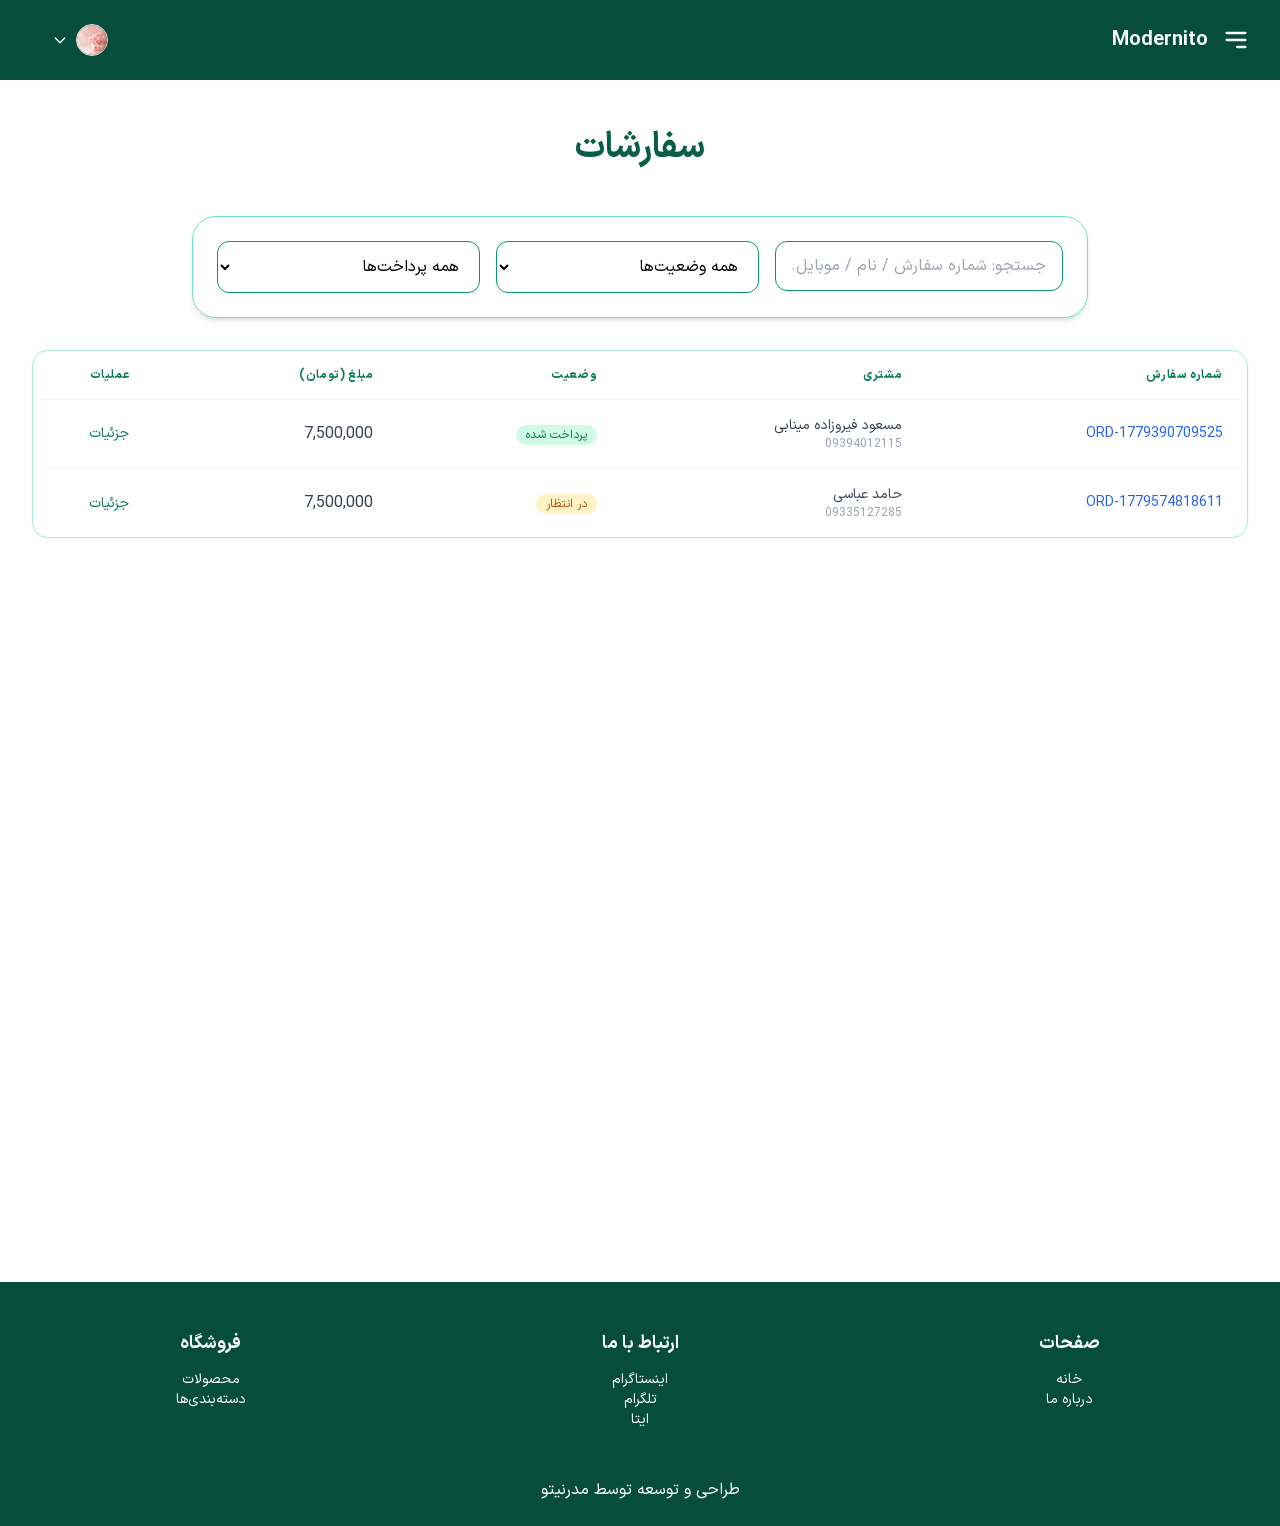
<file: Orders.html>
<!DOCTYPE html>
<html lang="fa" dir="rtl">

<head>
    <meta charset="UTF-8">
    <meta name="viewport" content="width=device-width, initial-scale=1.0">
    <title>سفارشات</title>
    <link rel="stylesheet" href="assets/img/tailwind.min.css" />

    <style>
        @font-face {
            font-family: "IRANSansX";
            src: url("assets/Farsi-Digits-Without-Latin/IRANSansX-Regular.woff2") format("woff2");
            font-weight: 400;
        }

        @font-face {
            font-family: "IRANSansX";
            src: url("assets/Farsi-Digits-Without-Latin/IRANSansX-Bold.woff2") format("woff2");
            font-weight: 700;
        }

        * {
            font-family: "IRANSansX", sans-serif !important;
        }

        body {
            font-family: "IRANSansX", sans-serif;
        }

        @keyframes fadeInUp {
            from {
                opacity: 0;
                transform: translateY(30px);
            }

            to {
                opacity: 1;
                transform: translateY(0);
            }

        }

        .animate-card {
            opacity: 0;
            animation: fadeInUp 0.8s ease-out forwards;
        }

        .delay-100 {
            animation-delay: 0.1s;
        }

        .delay-200 {
            animation-delay: 0.2s;
        }

        .delay-300 {
            animation-delay: 0.3s;
        }

        .delay-400 {
            animation-delay: 0.4s;
        }

        .delay-500 {
            animation-delay: 0.5s;
        }

        .delay-600 {
            animation-delay: 0.6s;
        }
    </style>
</head>

<body class="bg-slate-100">

    <header class="relative flex items-center justify-between px-6 py-4 
               bg-white text-green-800 
               md:bg-green-900 md:text-white">

        <!-- بخش راست: دکمه همبرگری -->
        <!-- در موبایل و دسکتاپ نمایش داده میشه (کلاس md:hidden حذف شد) -->
        <button id="menuBtn"
            class="w-10 h-10 flex items-center justify-center rounded-lg hover:bg-black/10 transition ml-4">
            <svg class="w-7 h-7" fill="none" stroke="currentColor" viewBox="0 0 24 24">
                <path stroke-linecap="round" stroke-linejoin="round" stroke-width="2" d="M4 6h16M4 12h16m-7 6h7"></path>
            </svg>
        </button>

        <!-- لوگو (وسط) -->
        <!-- در موبایل نمایش داده میشه، در دسکتاپ مخفی -->
        <div class="text-xl font-bold absolute left-0/2 transform -translate-x-1/2">
            Modernito
        </div>

        <!-- بخش چپ: پروفایل کاربر -->
        <!-- کل این بخش در موبایل مخفی و در دسکتاپ نمایش داده میشه -->
        <div class="relative ml-4 items-left hidden md:flex">
            <!-- دکمه پروفایل (عکس + فلش) -->
            <button id="profileBtn"
                class="flex items-center gap-2 bg-white/10 px-3 py-2 rounded-full hover:bg-white/20 transition">
                <!-- عکس گرد کاربر -->
                <img src="assets/img/boxgol1.png" alt="User"
                    class="w-8 h-8 rounded-full object-cover border border-white/30">
                <!-- فلش کوچک -->
                <svg class="w-4 h-4 transition-transform duration-200" id="profileArrow" fill="none"
                    stroke="currentColor" viewBox="0 0 24 24">
                    <path stroke-linecap="round" stroke-linejoin="round" stroke-width="2" d="M19 9l-7 7-7-7"></path>
                </svg>
            </button>

            <!-- باکش نمایش مشخصات کاربر (Dropdown) -->
            <div id="userProfileDropdown"
                class="absolute top-full left-0 mt-2 w-64 bg-green-800 backdrop-blur-xl border border-green-600 rounded-2xl shadow-3xl z-50 hidden flex-col overflow-hidden">

                <div class="p-4 flex flex-col gap-3">
                    <div class="flex items-center gap-3 border-b border-green-700 pb-3">
                        <img src="assets/img/boxgol1.png" class="w-12 h-12 rounded-full">
                        <div>
                            <p class="font-bold text-white">نام کاربر</p>
                            <p class="text-sm text-green-200">user@example.com</p>
                        </div>
                    </div>
                    <a href="#"
                        class="block px-3 py-2 rounded text-center hover:bg-white/10 text-white transition">پروفایل
                        من</a>
                    <a href="#"
                        class="block px-3 py-2 rounded text-center hover:bg-white/10 text-white transition">داشبورد</a>
                    <a href="#"
                        class="block px-3 py-2 rounded text-center hover:bg-red-500/20 text-red-300 transition">خروج</a>
                </div>
            </div>
        </div>

        <!-- منوی بازشونده اصلی (سمت راست، زیر دکمه همبرگری) -->
        <!-- در موبایل و دسکتاپ نمایش داده میشه -->
        <!-- در دسکتاپ کمی تغییر استایل دادیم که بهتر دیده بشه -->
        <div id="mobileMenu"
            class="absolute top-full right-0 mt-2 mr-4 w-64 bg-green-900 text-white backdrop-blur-xl border border-gray-700 rounded-2xl shadow-3xl z-50 hidden flex-col overflow-y-auto">
            <div class="flex flex-col p-8 gap-4 h-20vh md:min-h-[40vh]">
                <a href="#"
                    class="block px-4 py-3 rounded-lg hover:bg-white/10 transition text-white text-lg font-medium">داشبورد</a>
                <a href="#"
                    class="block px-4 py-3 rounded-lg hover:bg-white/10 transition text-white text-lg font-medium">فروشگاه‌ها</a>
                <a href="#"
                    class="block px-4 py-3 rounded-lg hover:bg-white/10 transition text-white text-lg font-medium">ایجاد
                    فروشگاه</a>
                <a href="#"
                    class="block px-4 py-3 rounded-lg hover:bg-white/10 transition text-white text-lg font-medium">تماس
                    با ما</a>
            </div>
        </div>
    </header>

    <h1 class="text-center text-green-800 font-bold text-4xl p-12 animate-card"> سفارشات</h1>
    <!-- <div class="glassmorphism p-6 md:p-12 bg-gray-100 border border-green-600 w-fit shadow-lg p-4 v[100px] rounded-xl">
    </div> -->
    <div
        class="w-full max-w-4xl mx-auto bg-white rounded-3xl shadow-md border border-green-300 p-4 md:p-6 animate-card">

        <!-- فیلترها -->
        <div class="flex flex-col md:flex-row gap-4">

            <!-- سرچ -->
            <div class="flex-1">
                <input type="text" placeholder="جستجو: شماره سفارش / نام / موبایل..."
                    class="w-full md:w-72  border border-green-600 rounded-xl px-4 py-3 outline-none focus:ring-2 focus:ring-green-500">
            </div>

            <!-- وضعیت -->
            <select class="w-full md:w-72 border border-green-600 rounded-xl px-4 py-3 bg-white">
                <option>همه وضعیت‌ها</option>
            </select>

            <!-- پرداخت -->
            <select class="w-full md:w-72 border border-green-600 rounded-xl px-4 py-3 bg-white">
                <option>همه پرداخت‌ها</option>
            </select>

        </div>

    </div>



    <div class="container mx-auto p-4 md:p-8 min-h-screen animate-card">
        <div class="overflow-x-auto bg-white rounded-2xl shadow-sm border border-green-200">
            <table class="w-full text-right border-collapse">
                <thead>
                    <tr class="text-green-700 text-xs uppercase tracking-wider border-b border-gray-100">
                        <th class="py-4 px-6 font-semibold">شماره سفارش</th>
                        <th class="py-4 px-6 font-semibold">مشتری</th>
                        <th class="py-4 px-6 font-semibold">وضعیت</th>
                        <th class="py-4 px-6 font-semibold">مبلغ (تومان)</th>
                        <th class="py-4 px-6 font-semibold text-center">عملیات</th>
                    </tr>
                </thead>
                <tbody class="text-gray-700 divide-y divide-gray-50">

                    <tr class="hover:bg-gray-50 transition-colors duration-200">
                        <td class="py-4 px-6 font-mono text-sm text-blue-600">ORD-1779390709525</td>
                        <td class="py-4 px-6">
                            <div class="text-sm font-medium">مسعود فیروزاده مینابی</div>
                            <div class="text-xs text-gray-400">09394012115</div>
                        </td>
                        <td class="py-4 px-6">
                            <span
                                class="inline-flex items-center px-2.5 py-0.5 rounded-full text-xs font-medium bg-green-100 text-green-700">
                                پرداخت شده
                            </span>
                        </td>
                        <td class="py-4 px-6 font-medium">7,500,000</td>
                        <td class="py-4 px-6 text-center">
                            <button
                                class="text-green-700 hover:text-green-500 font-medium text-sm flex items-center justify-center gap-1 mx-auto"
                                onclick="openOrderModal({
                orderId: 'ORD-1779390709525',
                customerName: 'مسعود فیروزاده مینابی',
                customerPhone: '09394012115',
                status: 'پرداخت شده',
                statusClass: 'bg-green-100 text-green-700',
                amount: '7,500,000',
                address: 'تهران، خیابان ولیعصر، کوچه سوم، پلاک ۱۲',
                items: [
                  { name: 'مدل پروانه', color: 'قهوه‌ای شکلاتی', qty: 1, price: '5,700,000' },
                  { name: 'پایه نگهدارنده', color: 'مشکی', qty: 1, price: '1,800,000' }
                ]
              })">
                                <span>جزئیات</span>
                            </button>
                        </td>
                    </tr>

                    <tr class="hover:bg-gray-50 transition-colors duration-200">
                        <td class="py-4 px-6 font-mono text-sm text-blue-600">ORD-1779574818611</td>
                        <td class="py-4 px-6">
                            <div class="text-sm font-medium">حامد عباسی</div>
                            <div class="text-xs text-gray-400">09335127285</div>
                        </td>
                        <td class="py-4 px-6">
                            <span
                                class="inline-flex items-center px-2.5 py-0.5 rounded-full text-xs font-medium bg-yellow-100 text-yellow-700">
                                در انتظار
                            </span>
                        </td>
                        <td class="py-4 px-6 font-medium">7,500,000</td>
                        <td class="py-4 px-6 text-center">
                            <button class="text-green-700 hover:text-green-500 font-medium text-sm" onclick="openOrderModal({
                orderId: 'ORD-1779574818611',
                customerName: 'حامد عباسی',
                customerPhone: '09335127285',
                status: 'در انتظار',
                statusClass: 'bg-yellow-100 text-yellow-700',
                amount: '7,500,000',
                address: 'اصفهان، خیابان چهارباغ، ساختمان آریا، واحد ۴',
                items: [
                  { name: 'مدل کلاسیک', color: 'سفید', qty: 2, price: '3,750,000' }
                ]
              })">
                                جزئیات
                            </button>
                        </td>
                    </tr>

                </tbody>
            </table>
        </div>
    </div>






    <!-- Modal Section (Initially Hidden) -->
    <div id="orderModalOverlay"
        class="fixed inset-0 z-50 hidden items-center justify-center p-4 bg-black/50 backdrop-blur-sm opacity-0 transition-opacity duration-300 ease-in-out">
        <!-- Modal Content -->
        <div id="orderModalContent" class="w-full max-w-2xl rounded-3xl bg-white shadow-2xl border border-emerald-100
           transform scale-95 opacity-0 transition-all duration-300 ease-out">
            <!-- Header -->
            <div
                class="flex items-start justify-between border-b border-emerald-100 px-6 py-5 bg-emerald-50/70 rounded-t-3xl">
                <div>
                    <h2 class="text-xl font-bold text-emerald-900">جزئیات سفارش</h2>
                    <p id="modalOrderId" class="mt-1 text-sm text-emerald-700 font-mono"></p>
                </div>

                <button onclick="closeOrderModal()"
                    class="rounded-full p-2 text-emerald-600 hover:bg-emerald-100 hover:text-emerald-800 transition-colors duration-200"
                    aria-label="بستن">
                    <svg class="w-6 h-6" fill="none" stroke="currentColor" viewBox="0 0 24 24">
                        <path stroke-linecap="round" stroke-linejoin="round" stroke-width="2" d="M6 18L18 6M6 6l12 12">
                        </path>
                    </svg>
                </button>
            </div>

            <!-- Body -->
            <div class="max-h-[75vh] overflow-y-auto px-6 py-5 space-y-6">
                <!-- Info Cards -->
                <div class="grid gap-4 md:grid-cols-3">
                    <div class="rounded-2xl border border-emerald-100 bg-emerald-50 p-4 shadow-sm">
                        <p class="text-xs font-bold uppercase tracking-wider text-emerald-500">مبلغ کل</p>
                        <p id="modalAmount" class="mt-2 text-lg font-bold text-emerald-900"></p>
                    </div>

                    <div class="rounded-2xl border border-emerald-100 bg-white p-4 shadow-sm">
                        <p class="text-xs font-bold uppercase tracking-wider text-emerald-500">وضعیت</p>
                        <span id="modalStatus"
                            class="mt-2 inline-flex rounded-full px-3 py-1 text-xs font-medium"></span>
                    </div>

                    <div class="rounded-2xl border border-emerald-100 bg-emerald-50 p-4 shadow-sm">
                        <p class="text-xs font-bold uppercase tracking-wider text-emerald-500">مشتری</p>
                        <p id="modalCustomerName" class="mt-2 text-sm font-semibold text-emerald-900"></p>
                        <p id="modalCustomerPhone" class="text-xs text-emerald-700"></p>
                    </div>
                </div>

                <!-- Address & Order Details -->
                <div class="grid gap-4 md:grid-cols-2">
                    <div class="rounded-2xl border border-emerald-100 bg-white p-4 shadow-sm">
                        <h3 class="mb-3 font-bold text-emerald-900">آدرس ارسال</h3>
                        <p id="modalAddress" class="text-sm leading-7 text-gray-600"></p>
                    </div>

                    <div class="rounded-2xl border border-emerald-100 bg-white p-4 shadow-sm">
                        <h3 class="mb-3 font-bold text-emerald-900">جزئیات کلی</h3>
                        <div class="space-y-2 text-sm">
                            <div class="flex justify-between gap-4">
                                <span class="text-gray-400">شماره سفارش</span>
                                <span id="modalOrderId2" class="font-mono text-emerald-700"></span>
                            </div>
                            <div class="flex justify-between gap-4">
                                <span class="text-gray-400">تعداد اقلام</span>
                                <span id="modalItemsCount" class="font-medium text-emerald-700"></span>
                            </div>
                        </div>
                    </div>
                </div>

                <!-- Order Items -->
                <div>
                    <h3 class="mb-3 font-bold text-emerald-900">اقلام سفارش</h3>
                    <div id="modalItems" class="space-y-3">
                        <!-- Items will be loaded here by JavaScript -->
                    </div>
                </div>
            </div>

            <!-- Footer -->
            <div class="flex justify-end gap-3 border-t border-emerald-100 px-6 py-4 bg-emerald-50/40 rounded-b-3xl">
                <button onclick="closeOrderModal()"
                    class="rounded-xl bg-emerald-600 px-5 py-2.5 text-sm font-medium text-white hover:bg-emerald-700 transition-colors duration-200 shadow-sm">
                    بستن
                </button>
            </div>
        </div>
    </div>



    <footer class="bg-green-900 text-white mt-16">

        <div class="max-w-7xl mx-auto text-center px-4 py-12 grid grid-cols-1 md:grid-cols-3 gap-10 text-sm">

            <div>
                <p class="font-bold text-lg mb-3">صفحات</p>
                <a class="block hover:text-green-300 transition" href="./admin.html">خانه</a>
                <a class="block hover:text-green-300 transition" href="#">درباره ما</a>
            </div>

            <div>
                <p class="font-bold text-lg mb-3 text-center">ارتباط با ما</p>
                <a class="block hover:text-green-300 transition text-center" href="#">اینستاگرام</a>
                <a class="block hover:text-green-300 transition text-center" href="#">تلگرام</a>
                <a class="block hover:text-green-300 transition text-center" href="#">ایتا</a>
            </div>

            <div>
                <p class="font-bold text-lg mb-3">فروشگاه</p>
                <a class="block hover:text-green-300 transition" href="#">محصولات</a>
                <a class="block hover:text-green-300 transition" href="#">دسته‌بندی‌ها</a>
            </div>

        </div>

        <div>
            <a class="block hover:text-green-300 text-center transition" href="https://modernitoweb.ir/">طراحی و
                توسعه
                توسط مدرنیتو</a>
        </div>
        <br>
    </footer>
    <script>
        const menuBtn = document.getElementById('menuBtn');
        const mobileMenu = document.getElementById('mobileMenu');

        menuBtn.addEventListener('click', (e) => {
            e.stopPropagation();
            if (mobileMenu.classList.contains('hidden')) {
                mobileMenu.classList.remove('hidden');
                mobileMenu.classList.add('flex');
            } else {
                mobileMenu.classList.add('hidden');
                mobileMenu.classList.remove('flex');
            }
        });

        document.addEventListener('click', (e) => {
            if (!mobileMenu.contains(e.target) && !menuBtn.contains(e.target)) {
                mobileMenu.classList.add('hidden');
                mobileMenu.classList.remove('flex');
            }
        });

        // ۳. کد منوی کنار عکس (سمت چپ) - اضافه شده
        const profileBtn = document.getElementById('profileBtn');
        const userProfileDropdown = document.getElementById('userProfileDropdown');
        const profileArrow = document.getElementById('profileArrow');

        profileBtn.addEventListener('click', (e) => {
            e.stopPropagation();
            userProfileDropdown.classList.toggle('hidden');
            userProfileDropdown.classList.toggle('flex');
            profileArrow.classList.toggle('rotate-180');
        });

        document.addEventListener('click', (e) => {
            if (!userProfileDropdown.contains(e.target) && !profileBtn.contains(e.target)) {
                userProfileDropdown.classList.add('hidden');
                userProfileDropdown.classList.remove('flex');
                profileArrow.classList.remove('rotate-180');
            }
        });
    </script>
    <script>
        const modalOverlay = document.getElementById('orderModalOverlay');
        const modalContent = document.getElementById('orderModalContent');
        let isModalOpen = false; // برای جلوگیری از اجرای همزمان انیمیشن‌ها

        function openOrderModal(data) {
            if (isModalOpen) return;
            isModalOpen = true;

            // Populate modal with data
            document.getElementById('modalOrderId').textContent = data.orderId;
            document.getElementById('modalOrderId2').textContent = data.orderId;
            // Format amount with commas and 'Toman' suffix
            document.getElementById('modalAmount').textContent = data.amount.replace(/\B(?=(\d{3})+(?!\d))/g, ",") + ' تومان';
            document.getElementById('modalCustomerName').textContent = data.customerName;
            document.getElementById('modalCustomerPhone').textContent = data.customerPhone;
            document.getElementById('modalAddress').textContent = data.address;
            document.getElementById('modalItemsCount').textContent = data.items.length + ' عدد';

            // Status element styling
            const statusEl = document.getElementById('modalStatus');
            statusEl.textContent = data.status;
            // Dynamically set classes for status badge
            statusEl.className = `mt-2 inline-flex rounded-full px-3 py-1 text-xs font-medium ${data.statusClass}`;

            // Populate order items with animations
            const itemsContainer = document.getElementById('modalItems');
            itemsContainer.innerHTML = data.items.map((item, index) => `
      <div class="flex items-center justify-between rounded-2xl border border-emerald-100 p-4 hover:bg-emerald-50 transition-colors duration-200 animate-card" style="animation-delay: ${index * 0.08}s;">
        <div>
          <p class="font-semibold text-gray-900">${item.name}</p>
          <p class="text-xs text-gray-500">رنگ: ${item.color}</p>
          <p class="text-xs text-gray-500">تعداد: ${item.qty}</p>
        </div>
        <div class="text-left">
          <p class="font-semibold text-gray-900">${item.price.replace(/\B(?=(\d{3})+(?!\d))/g, ",")} تومان</p>
        </div>
      </div>
    `).join('');

            // Show modal with animation
            modalOverlay.classList.remove('hidden');
            modalOverlay.style.display = 'flex'; // Use flex for centering

            // Trigger the animation using requestAnimationFrame for smoother effect
            requestAnimationFrame(() => {
                modalOverlay.style.opacity = '1';
                modalContent.style.opacity = '1';
                modalContent.style.transform = 'translateY(0) scale(1)';
            });

            document.body.style.overflow = 'hidden'; // Prevent background scrolling
        }

        function closeOrderModal() {
            if (!isModalOpen) return;

            // Start closing animation
            modalOverlay.style.opacity = '0';
            modalContent.style.opacity = '0';
            modalContent.style.transform = 'translateY(20px) scale(0.98)';

            // Hide modal after animation completes
            setTimeout(() => {
                modalOverlay.style.display = 'none';
                isModalOpen = false;
                document.body.style.overflow = ''; // Restore background scrolling
            }, 400); // Match the transition duration defined in CSS/styles
        }

        // Close modal on backdrop click
        modalOverlay.addEventListener('click', (e) => {
            // Check if the click was directly on the overlay and not on the content
            if (e.target === modalOverlay) {
                closeOrderModal();
            }
        });

        // Close modal on Escape key press
        document.addEventListener('keydown', (e) => {
            // Ensure modal is visible before closing
            if (e.key === 'Escape' && modalOverlay.style.display !== 'none') {
                closeOrderModal();
            }
        });

    </script>


</body>

</html>
</file>
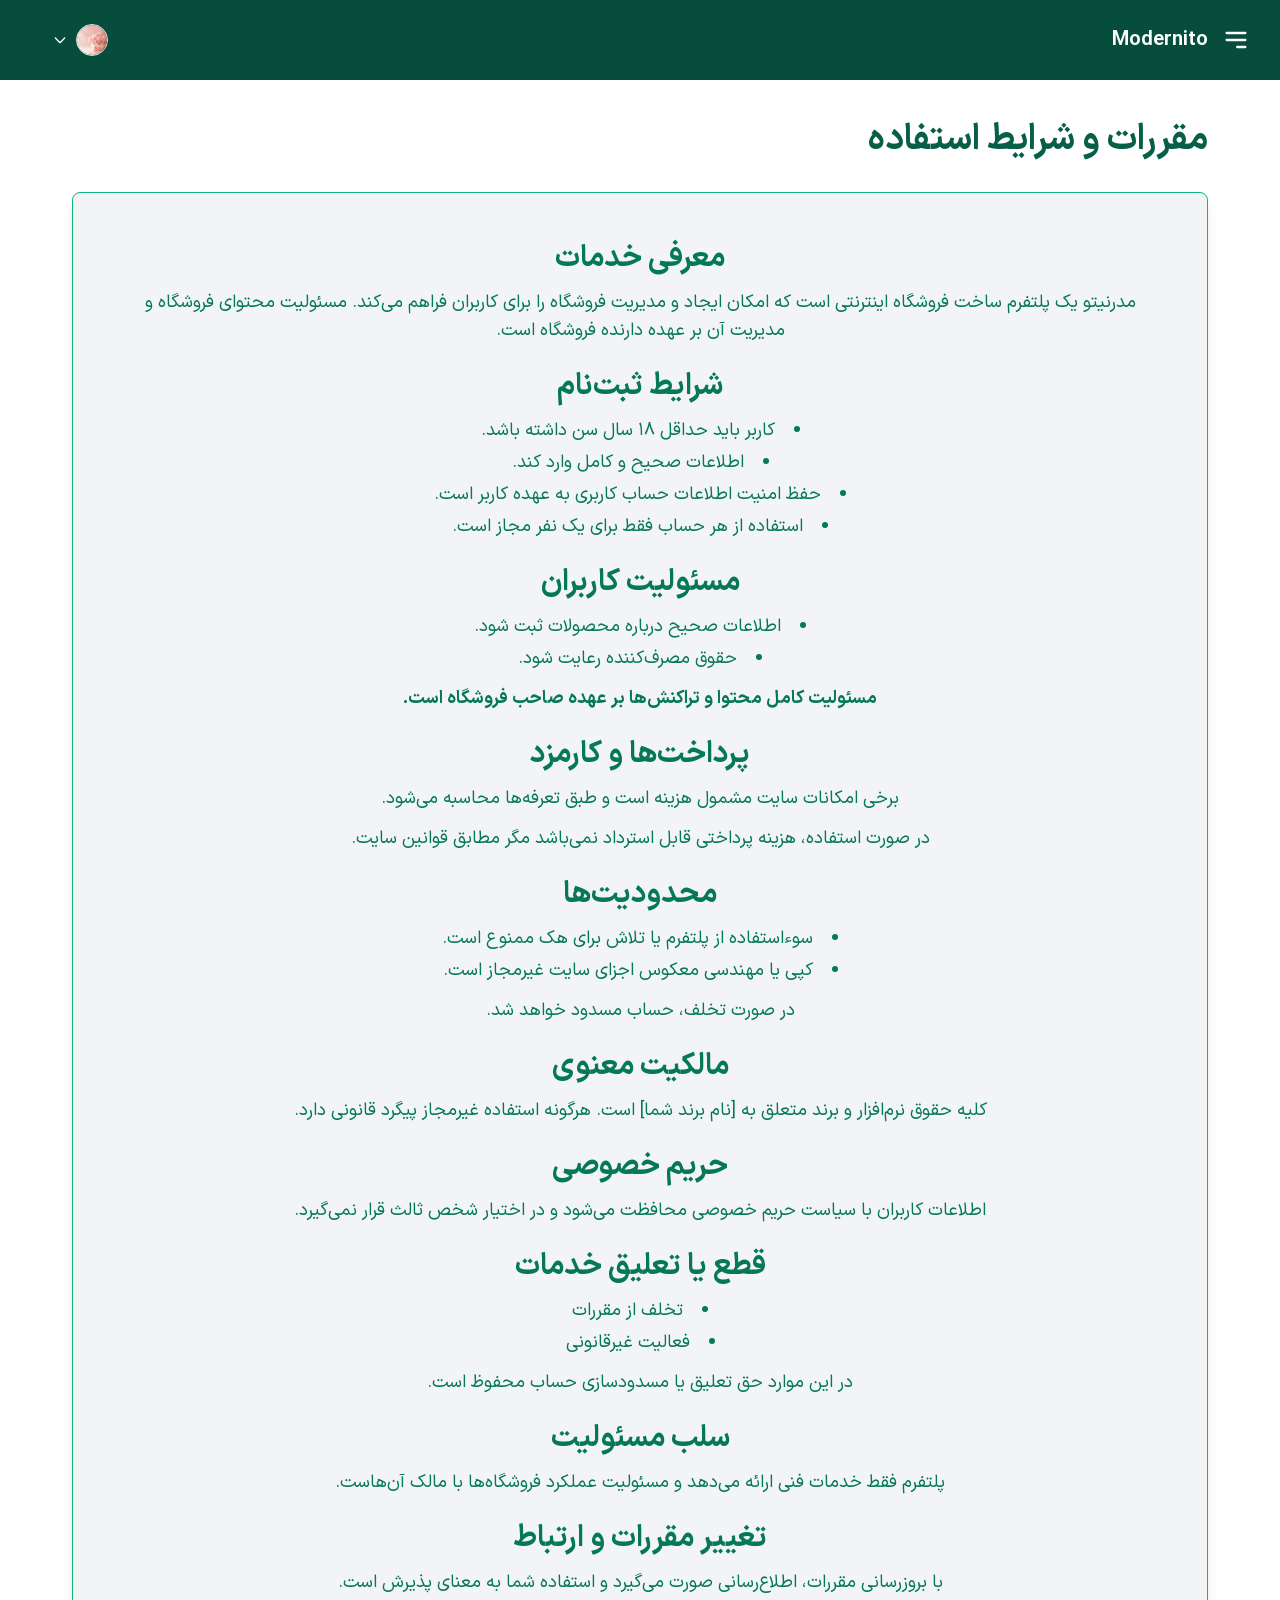
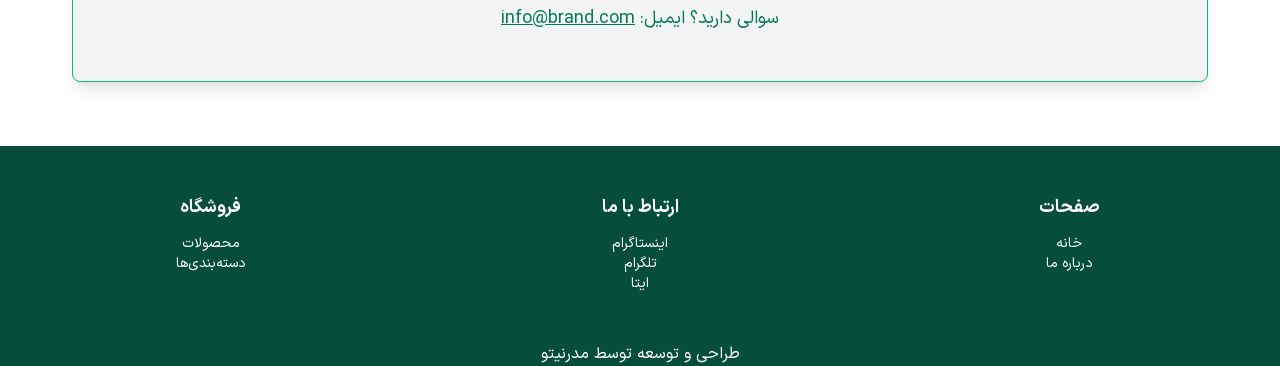
<file: Rules.html>
<!DOCTYPE html>
<html lang="fa" dir="rtl">

<head>
    <meta charset="UTF-8">
    <meta name="viewport" content="width=device-width, initial-scale=1.0">
    <title>قوانین</title>
    <link rel="stylesheet" href="assets/img/tailwind.min.css" />

    <style>
        @font-face {
            font-family: "IRANSansX";
            src: url("assets/Farsi-Digits-Without-Latin/IRANSansX-Regular.woff2") format("woff2");
            font-weight: 400;
        }

        @font-face {
            font-family: "IRANSansX";
            src: url("assets/Farsi-Digits-Without-Latin/IRANSansX-Bold.woff2") format("woff2");
            font-weight: 700;
        }

        * {
            font-family: "IRANSansX", sans-serif !important;
        }

        body {
            font-family: "IRANSansX", sans-serif;
        }

        @keyframes fadeInUp {
            from {
                opacity: 0;
                transform: translateY(30px);
            }

            to {
                opacity: 1;
                transform: translateY(0);
            }

        }

        .animate-card {
            opacity: 0;
            animation: fadeInUp 0.8s ease-out forwards;
        }

        .delay-100 {
            animation-delay: 0.1s;
        }

        .delay-200 {
            animation-delay: 0.2s;
        }

        .delay-300 {
            animation-delay: 0.3s;
        }

        .delay-400 {
            animation-delay: 0.4s;
        }

        .delay-500 {
            animation-delay: 0.5s;
        }

        .delay-600 {
            animation-delay: 0.6s;
        }
    </style>
</head>

<body class="bg-slate-100">

    <header class="relative flex items-center justify-between px-6 py-4 
               bg-white text-green-800 
               md:bg-green-900 md:text-white">

        <!-- بخش راست: دکمه همبرگری -->
        <!-- در موبایل و دسکتاپ نمایش داده میشه (کلاس md:hidden حذف شد) -->
        <button id="menuBtn"
            class="w-10 h-10 flex items-center justify-center rounded-lg hover:bg-black/10 transition ml-4">
            <svg class="w-7 h-7" fill="none" stroke="currentColor" viewBox="0 0 24 24">
                <path stroke-linecap="round" stroke-linejoin="round" stroke-width="2" d="M4 6h16M4 12h16m-7 6h7"></path>
            </svg>
        </button>

        <!-- لوگو (وسط) -->
        <!-- در موبایل نمایش داده میشه، در دسکتاپ مخفی -->
        <div class="text-xl font-bold absolute left-0/2 transform -translate-x-1/2">
            Modernito
        </div>

        <!-- بخش چپ: پروفایل کاربر -->
        <!-- کل این بخش در موبایل مخفی و در دسکتاپ نمایش داده میشه -->
        <div class="relative ml-4 items-left hidden md:flex">
            <!-- دکمه پروفایل (عکس + فلش) -->
            <button id="profileBtn"
                class="flex items-center gap-2 bg-white/10 px-3 py-2 rounded-full hover:bg-white/20 transition">
                <!-- عکس گرد کاربر -->
                <img src="assets/img/boxgol1.png" alt="User"
                    class="w-8 h-8 rounded-full object-cover border border-white/30">
                <!-- فلش کوچک -->
                <svg class="w-4 h-4 transition-transform duration-200" id="profileArrow" fill="none"
                    stroke="currentColor" viewBox="0 0 24 24">
                    <path stroke-linecap="round" stroke-linejoin="round" stroke-width="2" d="M19 9l-7 7-7-7"></path>
                </svg>
            </button>

            <!-- باکش نمایش مشخصات کاربر (Dropdown) -->
            <div id="userProfileDropdown"
                class="absolute top-full left-0 mt-2 w-64 bg-green-800 backdrop-blur-xl border border-green-600 rounded-2xl shadow-3xl z-50 hidden flex-col overflow-hidden">

                <div class="p-4 flex flex-col gap-3">
                    <div class="flex items-center gap-3 border-b border-green-700 pb-3">
                        <img src="assets/img/boxgol1.png" class="w-12 h-12 rounded-full">
                        <div>
                            <p class="font-bold text-white">نام کاربر</p>
                            <p class="text-sm text-green-200">user@example.com</p>
                        </div>
                    </div>
                    <a href="#"
                        class="block px-3 py-2 rounded text-center hover:bg-white/10 text-white transition">پروفایل
                        من</a>
                    <a href="#"
                        class="block px-3 py-2 rounded text-center hover:bg-white/10 text-white transition">داشبورد</a>
                    <a href="#"
                        class="block px-3 py-2 rounded text-center hover:bg-red-500/20 text-red-300 transition">خروج</a>
                </div>
            </div>
        </div>

        <!-- منوی بازشونده اصلی (سمت راست، زیر دکمه همبرگری) -->
        <!-- در موبایل و دسکتاپ نمایش داده میشه -->
        <!-- در دسکتاپ کمی تغییر استایل دادیم که بهتر دیده بشه -->
        <div id="mobileMenu"
            class="absolute top-full right-0 mt-2 mr-4 w-64 bg-green-900 text-white backdrop-blur-xl border border-gray-700 rounded-2xl shadow-3xl z-50 hidden flex-col overflow-y-auto">
            <div class="flex flex-col p-8 gap-4 h-20vh md:min-h-[40vh]">
                <a href="#"
                    class="block px-4 py-3 rounded-lg hover:bg-white/10 transition text-white text-lg font-medium">داشبورد</a>
                <a href="#"
                    class="block px-4 py-3 rounded-lg hover:bg-white/10 transition text-white text-lg font-medium">فروشگاه‌ها</a>
                <a href="#"
                    class="block px-4 py-3 rounded-lg hover:bg-white/10 transition text-white text-lg font-medium">ایجاد
                    فروشگاه</a>
                <a href="#"
                    class="block px-4 py-3 rounded-lg hover:bg-white/10 transition text-white text-lg font-medium">تماس
                    با ما</a>
            </div>
        </div>
    </header>

    <!-- عنوان صفحه به صورت راست‌چین و بالای باکس -->
    <div class="max-w-6xl mx-auto px-2 mt-10">
        <h1 class="text-3xl md:text-4xl  font-bold text-green-800 mb-8 text-right">مقررات و شرایط استفاده</h1>

        <!-- باکس شیشه‌ای مقررات -->
        <div class="glassmorphism p-6 md:p-12 bg-gray-100 border border-green-500 shadow-lg p-4 rounded-lg">
            <section class="mb-6">
                <h2 class="text-2xl md:text-3xl font-semibold mb-3 text-center dark-heading-color text-green-700">معرفی خدمات</h2>
                <p class="text-base md:text-lg leading-relaxed mb-3 text-center paragraph-color-green-400 text-green-700">
                مدرنیتو   یک پلتفرم ساخت فروشگاه اینترنتی است که امکان ایجاد و مدیریت فروشگاه را برای کاربران فراهم می‌کند. مسئولیت محتوای فروشگاه و مدیریت آن بر عهده دارنده فروشگاه است.
                </p>
            </section>
            <section class="mb-6">
                <h2 class="text-2xl md:text-3xl font-semibold mb-3 text-center dark-heading-color text-green-700">شرایط ثبت‌نام</h2>
                <ul class="list-disc list-inside text-base md:text-lg leading-relaxed mb-3 text-center paragraph-color-green-400 space-y-1 text-green-700">
                    <li>کاربر باید حداقل ۱۸ سال سن داشته باشد.</li>
                    <li>اطلاعات صحیح و کامل وارد کند.</li>
                    <li>حفظ امنیت اطلاعات حساب کاربری به عهده کاربر است.</li>
                    <li>استفاده از هر حساب فقط برای یک نفر مجاز است.</li>
                </ul>
            </section>
            <section class="mb-6">
                <h2 class="text-2xl md:text-3xl font-semibold mb-3 text-center dark-heading-color  text-green-700">مسئولیت کاربران</h2>
        
                <ul class="list-disc list-inside text-base md:text-lg leading-relaxed mb-3 text-center space-y-1 text-green-700
                ">
                    <li>اطلاعات صحیح درباره محصولات ثبت شود.</li>
                    <li>حقوق مصرف‌کننده رعایت شود.</li>
                </ul>
                <p class="text-base md:text-lg leading-relaxed mb-3 text-center text-green-700 ">
                    <strong>مسئولیت کامل محتوا و تراکنش‌ها بر عهده صاحب فروشگاه است.</strong>
                </p>
            </section>
            <section class="mb-6">
                <h2 class="text-2xl md:text-3xl font-semibold mb-3 text-center dark-heading-color text-green-700">پرداخت‌ها و کارمزد</h2>
                <p class="text-base md:text-lg leading-relaxed mb-3 text-center text-green-700">
                    برخی امکانات سایت مشمول هزینه است و طبق تعرفه‌ها محاسبه می‌شود.
                </p>
                <p class="text-base md:text-lg leading-relaxed mb-3 text-center  text-green-700">
                    در صورت استفاده، هزینه پرداختی قابل استرداد نمی‌باشد مگر مطابق قوانین سایت.
                </p>
            </section>
            <section class="mb-6">
                <h2 class="text-2xl md:text-3xl font-semibold mb-3 text-center dark-heading-color text-green-700">محدودیت‌ها</h2>
                <ul class="list-disc list-inside text-base md:text-lg leading-relaxed mb-3 text-center text-green-700 space-y-1">
                    <li>سوءاستفاده از پلتفرم یا تلاش برای هک ممنوع است.</li>
                    <li>کپی یا مهندسی معکوس اجزای سایت غیرمجاز است.</li>
                </ul>
                <p class="text-base md:text-lg leading-relaxed mb-3 text-center text-green-700">
                    در صورت تخلف، حساب مسدود خواهد شد.
                </p>
            </section>
            <section class="mb-6">
                <h2 class="text-2xl md:text-3xl font-semibold mb-3 text-center dark-heading-color text-green-700">مالکیت معنوی</h2>
                <p class="text-base md:text-lg leading-relaxed text-center text-green-700">
                    کلیه حقوق نرم‌افزار و برند متعلق به [نام برند شما] است. هرگونه استفاده غیرمجاز پیگرد قانونی دارد.
                </p>
            </section>
            <section class="mb-6">
                <h2 class="text-2xl md:text-3xl font-semibold mb-3 text-center dark-heading-color text-green-700">حریم خصوصی</h2>
                <p class="text-base md:text-lg leading-relaxed text-center text-green-700">
                    اطلاعات کاربران با سیاست حریم خصوصی محافظت می‌شود و در اختیار شخص ثالث قرار نمی‌گیرد.
                </p>
            </section>
            <section class="mb-6">
                <h2 class="text-2xl md:text-3xl font-semibold mb-3 text-center dark-heading-color text-green-700">قطع یا تعلیق خدمات</h2>
                <ul class="list-disc list-inside text-base md:text-lg leading-relaxed mb-3 text-center text-green-700 space-y-1">
                    <li>تخلف از مقررات</li>
                    <li>فعالیت غیرقانونی</li>
                </ul>
                <p class="text-base md:text-lg leading-relaxed text-center text-green-700">
                    در این موارد حق تعلیق یا مسدودسازی حساب محفوظ است.
                </p>
            </section>
            <section class="mb-6">
                <h2 class="text-2xl md:text-3xl font-semibold mb-3 text-center dark-heading-color text-green-700">سلب مسئولیت</h2>
                <p class="text-base md:text-lg leading-relaxed text-center text-green-700">
                    پلتفرم فقط خدمات فنی ارائه می‌دهد و مسئولیت عملکرد فروشگاه‌ها با مالک آن‌هاست.
                </p>
            </section>
            <section>
                <h2 class="text-2xl md:text-3xl font-semibold mb-3 text-center dark-heading-color text-green-700">تغییر مقررات و ارتباط</h2>
                <p class="text-base md:text-lg leading-relaxed text-center text-green-700">
                    با بروزرسانی مقررات، اطلاع‌رسانی صورت می‌گیرد و استفاده شما به معنای پذیرش است.
                </p>
                <p class="text-base md:text-lg leading-relaxed text-center paragraph-color-green600 mt-2 text-green-700">
                    سوالی دارید؟
                    ایمیل: <a href="mailto:info@brand.com" class="underline hover:text-green-500 text-green-700" >info@brand.com</a>
                </p>
            </section>
        </div>
    </div>

 

        </div>
    <footer class="bg-green-900 text-white mt-16">

        <div class="max-w-7xl mx-auto text-center px-4 py-12 grid grid-cols-1 md:grid-cols-3 gap-10 text-sm">

            <div>
                <p class="font-bold text-lg mb-3">صفحات</p>
                <a class="block hover:text-green-300 transition" href="./admin.html">خانه</a>
                <a class="block hover:text-green-300 transition" href="#">درباره ما</a>
            </div>

            <div>
                <p class="font-bold text-lg mb-3 text-ceneter">ارتباط با ما</p>
                <a class="block hover:text-green-300 transition text-ceneter" href="#">اینستاگرام</a>
                <a class="block hover:text-green-300 transition text-ceneter" href="#">تلگرام</a>
                <a class="block hover:text-green-300 transition text-ceneter" href="#">ایتا</a>
            </div>

            <div>
                <p class="font-bold text-lg mb-3">فروشگاه</p>
                <a class="block hover:text-green-300 transition" href="#">محصولات</a>
                <a class="block hover:text-green-300 transition" href="#">دسته‌بندی‌ها</a>
            </div>

        </div>

        <div>
            <a class="block  hover:text-green-300 text-center transition" href="https://modernitoweb.ir/">طراحی و
                توسعه
                توسط مدرنیتو</a>
        </div>

    </footer>

    <script>
     const menuBtn = document.getElementById('menuBtn');
        const mobileMenu = document.getElementById('mobileMenu');

        menuBtn.addEventListener('click', (e) => {
            e.stopPropagation();
            if (mobileMenu.classList.contains('hidden')) {
                mobileMenu.classList.remove('hidden');
                mobileMenu.classList.add('flex');
            } else {
                mobileMenu.classList.add('hidden');
                mobileMenu.classList.remove('flex');
            }
        });

        document.addEventListener('click', (e) => {
            if (!mobileMenu.contains(e.target) && !menuBtn.contains(e.target)) {
                mobileMenu.classList.add('hidden');
                mobileMenu.classList.remove('flex');
            }
        });

        // ۳. کد منوی کنار عکس (سمت چپ) - اضافه شده
        const profileBtn = document.getElementById('profileBtn');
        const userProfileDropdown = document.getElementById('userProfileDropdown');
        const profileArrow = document.getElementById('profileArrow');

        profileBtn.addEventListener('click', (e) => {
            e.stopPropagation();
            userProfileDropdown.classList.toggle('hidden');
            userProfileDropdown.classList.toggle('flex');
            profileArrow.classList.toggle('rotate-180');
        });

        document.addEventListener('click', (e) => {
            if (!userProfileDropdown.contains(e.target) && !profileBtn.contains(e.target)) {
                userProfileDropdown.classList.add('hidden');
                userProfileDropdown.classList.remove('flex');
                profileArrow.classList.remove('rotate-180');
            }
        });
    </script>
</body>

</html>
</file>
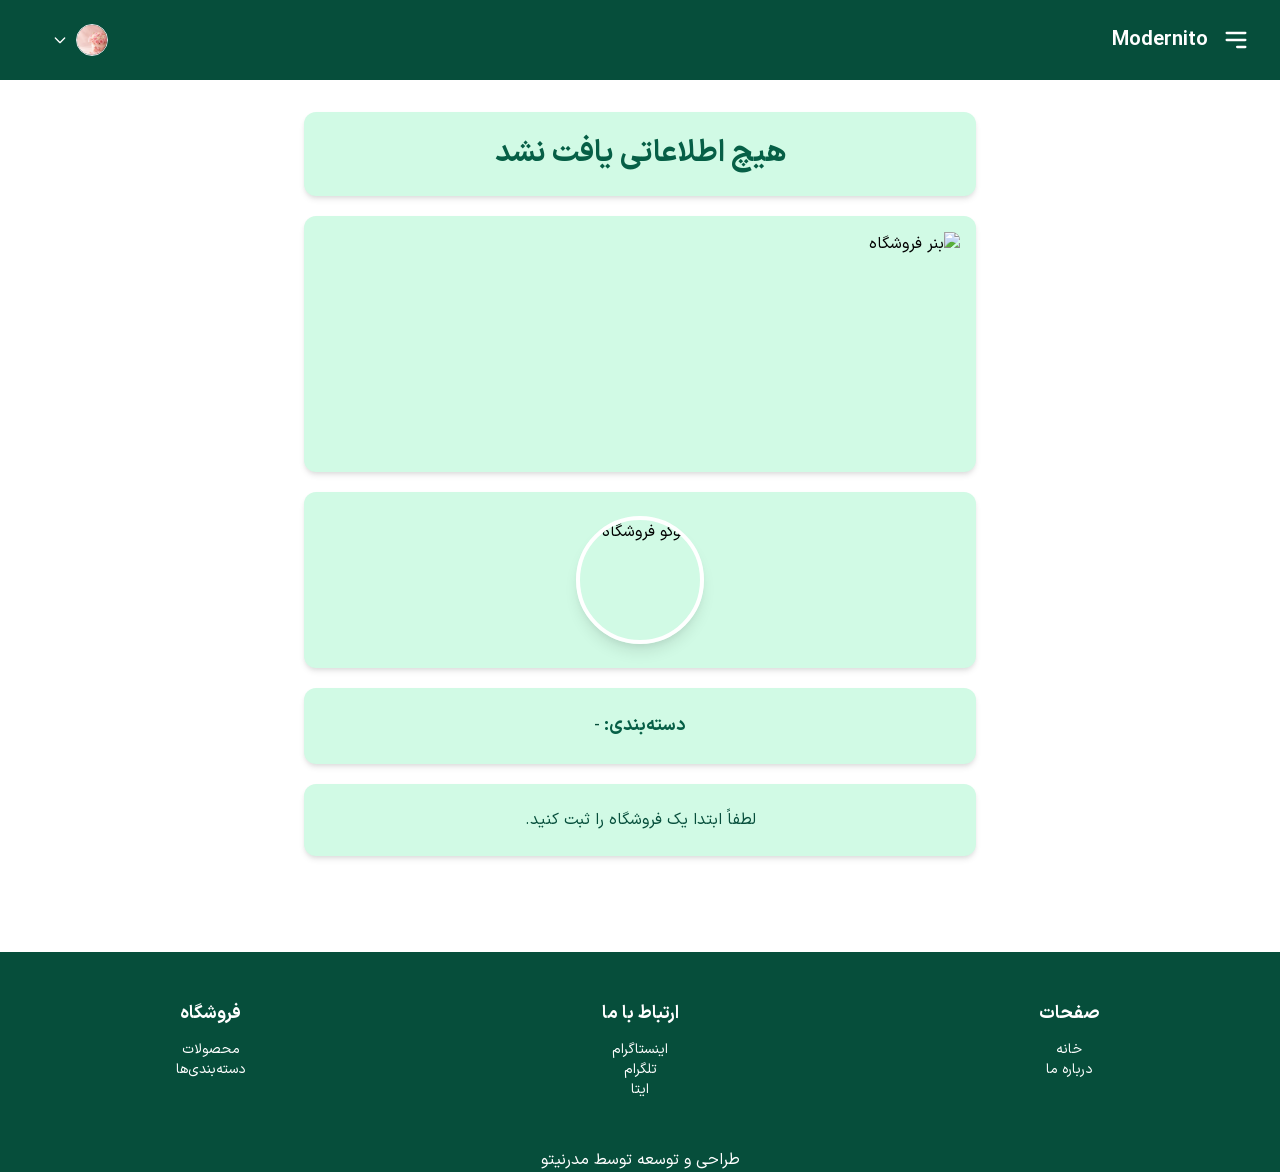
<file: show.html>
<!DOCTYPE html>
<html lang="fa" dir="rtl">

<head>
    <meta charset="UTF-8">
    <meta name="viewport" content="width=device-width, initial-scale=1.0">
    <title>نمایش فروشگاه</title>
    <link rel="stylesheet" href="assets/img/tailwind.min.css" />

    <style>
        @font-face {
            font-family: "IRANSansX";
            src: url("assets/Farsi-Digits-Without-Latin/IRANSansX-Regular.woff2") format("woff2");
            font-weight: 400;
        }

        @font-face {
            font-family: "IRANSansX";
            src: url("assets/Farsi-Digits-Without-Latin/IRANSansX-Bold.woff2") format("woff2");
            font-weight: 700;
        }

        * {
            font-family: "IRANSansX", sans-serif !important;
        }

        body {
            font-family: "IRANSansX", sans-serif;
        }

        @keyframes fadeInUp {
            from {
                opacity: 0;
                transform: translateY(30px);
            }

            to {
                opacity: 1;
                transform: translateY(0);
            }

        }

        .animate-card {
            opacity: 0;
            animation: fadeInUp 0.8s ease-out forwards;
        }

        .delay-100 {
            animation-delay: 0.1s;
        }

        .delay-200 {
            animation-delay: 0.2s;
        }

        .delay-300 {
            animation-delay: 0.3s;
        }

        .delay-400 {
            animation-delay: 0.4s;
        }

        .delay-500 {
            animation-delay: 0.5s;
        }

        .delay-600 {
            animation-delay: 0.6s;
        }
    </style>
</head>

<body class="bg-slate-100">

    <header class="relative flex items-center justify-between px-6 py-4 
               bg-white text-green-800 
               md:bg-green-900 md:text-white">

        <!-- بخش راست: دکمه همبرگری -->
        <!-- در موبایل و دسکتاپ نمایش داده میشه (کلاس md:hidden حذف شد) -->
        <button id="menuBtn"
            class="w-10 h-10 flex items-center justify-center rounded-lg hover:bg-black/10 transition ml-4">
            <svg class="w-7 h-7" fill="none" stroke="currentColor" viewBox="0 0 24 24">
                <path stroke-linecap="round" stroke-linejoin="round" stroke-width="2" d="M4 6h16M4 12h16m-7 6h7"></path>
            </svg>
        </button>

        <!-- لوگو (وسط) -->
        <!-- در موبایل نمایش داده میشه، در دسکتاپ مخفی -->
        <div class="text-xl font-bold absolute left-0/2 transform -translate-x-1/2">
            Modernito
        </div>

        <!-- بخش چپ: پروفایل کاربر -->
        <!-- کل این بخش در موبایل مخفی و در دسکتاپ نمایش داده میشه -->
        <div class="relative ml-4 items-left hidden md:flex">
            <!-- دکمه پروفایل (عکس + فلش) -->
            <button id="profileBtn"
                class="flex items-center gap-2 bg-white/10 px-3 py-2 rounded-full hover:bg-white/20 transition">
                <!-- عکس گرد کاربر -->
                <img src="assets/img/boxgol1.png" alt="User"
                    class="w-8 h-8 rounded-full object-cover border border-white/30">
                <!-- فلش کوچک -->
                <svg class="w-4 h-4 transition-transform duration-200" id="profileArrow" fill="none"
                    stroke="currentColor" viewBox="0 0 24 24">
                    <path stroke-linecap="round" stroke-linejoin="round" stroke-width="2" d="M19 9l-7 7-7-7"></path>
                </svg>
            </button>

            <!-- باکش نمایش مشخصات کاربر (Dropdown) -->
            <div id="userProfileDropdown"
                class="absolute top-full left-0 mt-2 w-64 bg-green-800 backdrop-blur-xl border border-green-600 rounded-2xl shadow-3xl z-50 hidden flex-col overflow-hidden">

                <div class="p-4 flex flex-col gap-3">
                    <div class="flex items-center gap-3 border-b border-green-700 pb-3">
                        <img src="assets/img/boxgol1.png" class="w-12 h-12 rounded-full">
                        <div>
                            <p class="font-bold text-white">نام کاربر</p>
                            <p class="text-sm text-green-200">user@example.com</p>
                        </div>
                    </div>
                    <a href="#"
                        class="block px-3 py-2 rounded text-center hover:bg-white/10 text-white transition">پروفایل
                        من</a>
                    <a href="#"
                        class="block px-3 py-2 rounded text-center hover:bg-white/10 text-white transition">داشبورد</a>
                    <a href="#"
                        class="block px-3 py-2 rounded text-center hover:bg-red-500/20 text-red-300 transition">خروج</a>
                </div>
            </div>
        </div>

        <!-- منوی بازشونده اصلی (سمت راست، زیر دکمه همبرگری) -->
        <!-- در موبایل و دسکتاپ نمایش داده میشه -->
        <!-- در دسکتاپ کمی تغییر استایل دادیم که بهتر دیده بشه -->
        <div id="mobileMenu"
            class="absolute top-full right-0 mt-2 mr-4 w-64 bg-green-900 text-white backdrop-blur-xl border border-gray-700 rounded-2xl shadow-3xl z-50 hidden flex-col overflow-y-auto">
            <div class="flex flex-col p-8 gap-4 h-20vh md:min-h-[40vh]">
                <a href="#"
                    class="block px-4 py-3 rounded-lg hover:bg-white/10 transition text-white text-lg font-medium">داشبورد</a>
                <a href="#"
                    class="block px-4 py-3 rounded-lg hover:bg-white/10 transition text-white text-lg font-medium">فروشگاه‌ها</a>
                <a href="#"
                    class="block px-4 py-3 rounded-lg hover:bg-white/10 transition text-white text-lg font-medium">ایجاد
                    فروشگاه</a>
                <a href="#"
                    class="block px-4 py-3 rounded-lg hover:bg-white/10 transition text-white text-lg font-medium">تماس
                    با ما</a>
            </div>
        </div>
    </header>


    <main class="flex-grow px-4 sm:px-6 md:px-8 py-8">

        <div class="max-w-2xl w-full mx-auto">

            <div class="bg-green-100 rounded-xl shadow-md p-4 sm:p-6 text-center mb-5 animate-fade-in delay-1">
                <h1 id="brandName" class="text-xl sm:text-2xl md:text-3xl font-bold text-green-800">در حال بارگذاری...
                </h1>
            </div>

            <div class="bg-green-100 rounded-xl shadow-md p-3 sm:p-4 mb-5 animate-fade-in delay-2">
                <img id="banner" class="w-full h-40 sm:h-48 md:h-56 object-cover rounded-lg" alt="بنر فروشگاه">
            </div>

            <div class="bg-green-100 rounded-xl shadow-md p-4 sm:p-6 flex justify-center mb-5 animate-fade-in delay-3">
                <img id="logo"
                    class="w-24 h-24 sm:w-28 sm:h-28 md:w-32 md:h-32 rounded-full border-4 border-white shadow-lg"
                    alt="لوگو فروشگاه">
            </div>

            <div class="bg-green-100 rounded-xl shadow-md p-4 sm:p-6 text-center mb-5 animate-fade-in delay-4">
                <p class="font-semibold text-base sm:text-lg text-green-800">
                    دسته‌بندی:
                    <span id="category" class="text-green-900 font-normal">-</span>
                </p>
            </div>

            <div class="bg-green-100 rounded-xl shadow-md p-4 sm:p-6 text-center animate-fade-in delay-5">
                <p id="description" class="text-green-900 text-sm sm:text-base leading-relaxed">-</p>
            </div>

        </div>
    </main>

    <footer class="bg-green-900 text-white mt-16">
        <div class="max-w-7xl mx-auto text-center px-4 py-12 grid grid-cols-1 md:grid-cols-3 gap-10 text-sm">
            <div>
                <p class="font-bold text-lg mb-3">صفحات</p>
                <a class="block hover:text-green-300 transition" href="./admin.html">خانه</a>
                <a class="block hover:text-green-300 transition" href="#">درباره ما</a>
            </div>
            <div>
                <p class="font-bold text-lg mb-3 text-ceneter">ارتباط با ما</p>
                <a class="block hover:text-green-300 transition text-ceneter" href="#">اینستاگرام</a>
                <a class="block hover:text-green-300 transition text-ceneter" href="#">تلگرام</a>
                <a class="block hover:text-green-300 transition text-ceneter" href="#">ایتا</a>
            </div>
            <div>
                <p class="font-bold text-lg mb-3">فروشگاه</p>
                <a class="block hover:text-green-300 transition" href="#">محصولات</a>
                <a class="block hover:text-green-300 transition" href="#">دسته‌بندی‌ها</a>
            </div>
        </div>
        <div>
            <a class="block hover:text-green-300 text-center transition" href="https://modernitoweb.ir/">طراحی و توسعه
                توسط مدرنیتو</a>
        </div>
    </footer>

    <script>
        document.addEventListener("DOMContentLoaded", function () {
            // دریافت پارامتر ID از URL (مثلاً show.html?id=1)
            const urlParams = new URLSearchParams(window.location.search);
            const storeId = urlParams.get('id');
            const storeName = urlParams.get('name');

            const brandNameEl = document.getElementById("brandName");
            const bannerEl = document.getElementById("banner");
            const logoEl = document.getElementById("logo");
            const categoryEl = document.getElementById("category");
            const descriptionEl = document.getElementById("description");

            // تابع برای نمایش داده‌ها
            function displayData(data) {
                if (data) {
                    brandNameEl.textContent = data.name || "نام فروشگاه";
                    bannerEl.src = data.banner || "https://via.placeholder.com/600x200?text=بنر";
                    logoEl.src = data.logo || "https://via.placeholder.com/150?text=لوگو";
                    categoryEl.textContent = data.category || "بدون دسته‌بندی";
                    descriptionEl.textContent = data.description || "توضیحاتی موجود نیست.";
                } else {
                    brandNameEl.textContent = "فروشگاه یافت نشد";
                    bannerEl.src = "";
                    logoEl.src = "";
                    categoryEl.textContent = "-";
                    descriptionEl.textContent = "اطلاعاتی برای نمایش وجود ندارد.";
                }
            }

            // اگر ID یا نام در URL باشد، از API بگیر
            if (storeId || storeName) {
                let apiUrl = "https://modernitoweb.ir//marketplace-api/shops.php";

                // اگر ID داریم، از آن استفاده کن، اگر نه از نام
                if (storeId) {
                    apiUrl += `?id=${storeId}`;
                } else if (storeName) {
                    apiUrl += `?name=${encodeURIComponent(storeName)}`;
                }

                fetch(apiUrl)
                    .then(response => {
                        if (!response.ok) {
                            throw new Error('خطا در دریافت اطلاعات');
                        }
                        return response.json();
                    })
                    .then(data => {
                        // فرض بر این است که API یک آبجکت یا آرایه برمی‌گرداند
                        // اگر API آرایه برمی‌گرداند، باید اولین آیتم را بگیریم
                        const storeData = Array.isArray(data) ? data[0] : data;
                        displayData(storeData);
                    })
                    .catch(error => {
                        console.error('خطا:', error);
                        brandNameEl.textContent = "خطا در بارگذاری اطلاعات";
                        descriptionEl.textContent = "متاسفانه اطلاعات فروشگاه بارگذاری نشد.";
                    });
            } else {
                // اگر هیچ پارامتری در URL نبود، از localStorage چک کن (برای تست)
                const localData = localStorage.getItem("storeData");
                if (localData) {
                    const data = JSON.parse(localData);
                    displayData(data);
                } else {
                    brandNameEl.textContent = "هیچ اطلاعاتی یافت نشد";
                    descriptionEl.textContent = "لطفاً ابتدا یک فروشگاه را ثبت کنید.";
                }
            }
        });
    </script>
    <script>
     const menuBtn = document.getElementById('menuBtn');
        const mobileMenu = document.getElementById('mobileMenu');

        menuBtn.addEventListener('click', (e) => {
            e.stopPropagation();
            if (mobileMenu.classList.contains('hidden')) {
                mobileMenu.classList.remove('hidden');
                mobileMenu.classList.add('flex');
            } else {
                mobileMenu.classList.add('hidden');
                mobileMenu.classList.remove('flex');
            }
        });

        document.addEventListener('click', (e) => {
            if (!mobileMenu.contains(e.target) && !menuBtn.contains(e.target)) {
                mobileMenu.classList.add('hidden');
                mobileMenu.classList.remove('flex');
            }
        });

        // ۳. کد منوی کنار عکس (سمت چپ) - اضافه شده
        const profileBtn = document.getElementById('profileBtn');
        const userProfileDropdown = document.getElementById('userProfileDropdown');
        const profileArrow = document.getElementById('profileArrow');

        profileBtn.addEventListener('click', (e) => {
            e.stopPropagation();
            userProfileDropdown.classList.toggle('hidden');
            userProfileDropdown.classList.toggle('flex');
            profileArrow.classList.toggle('rotate-180');
        });

        document.addEventListener('click', (e) => {
            if (!userProfileDropdown.contains(e.target) && !profileBtn.contains(e.target)) {
                userProfileDropdown.classList.add('hidden');
                userProfileDropdown.classList.remove('flex');
                profileArrow.classList.remove('rotate-180');
            }
        });
    </script>

</body>

</html>
</file>
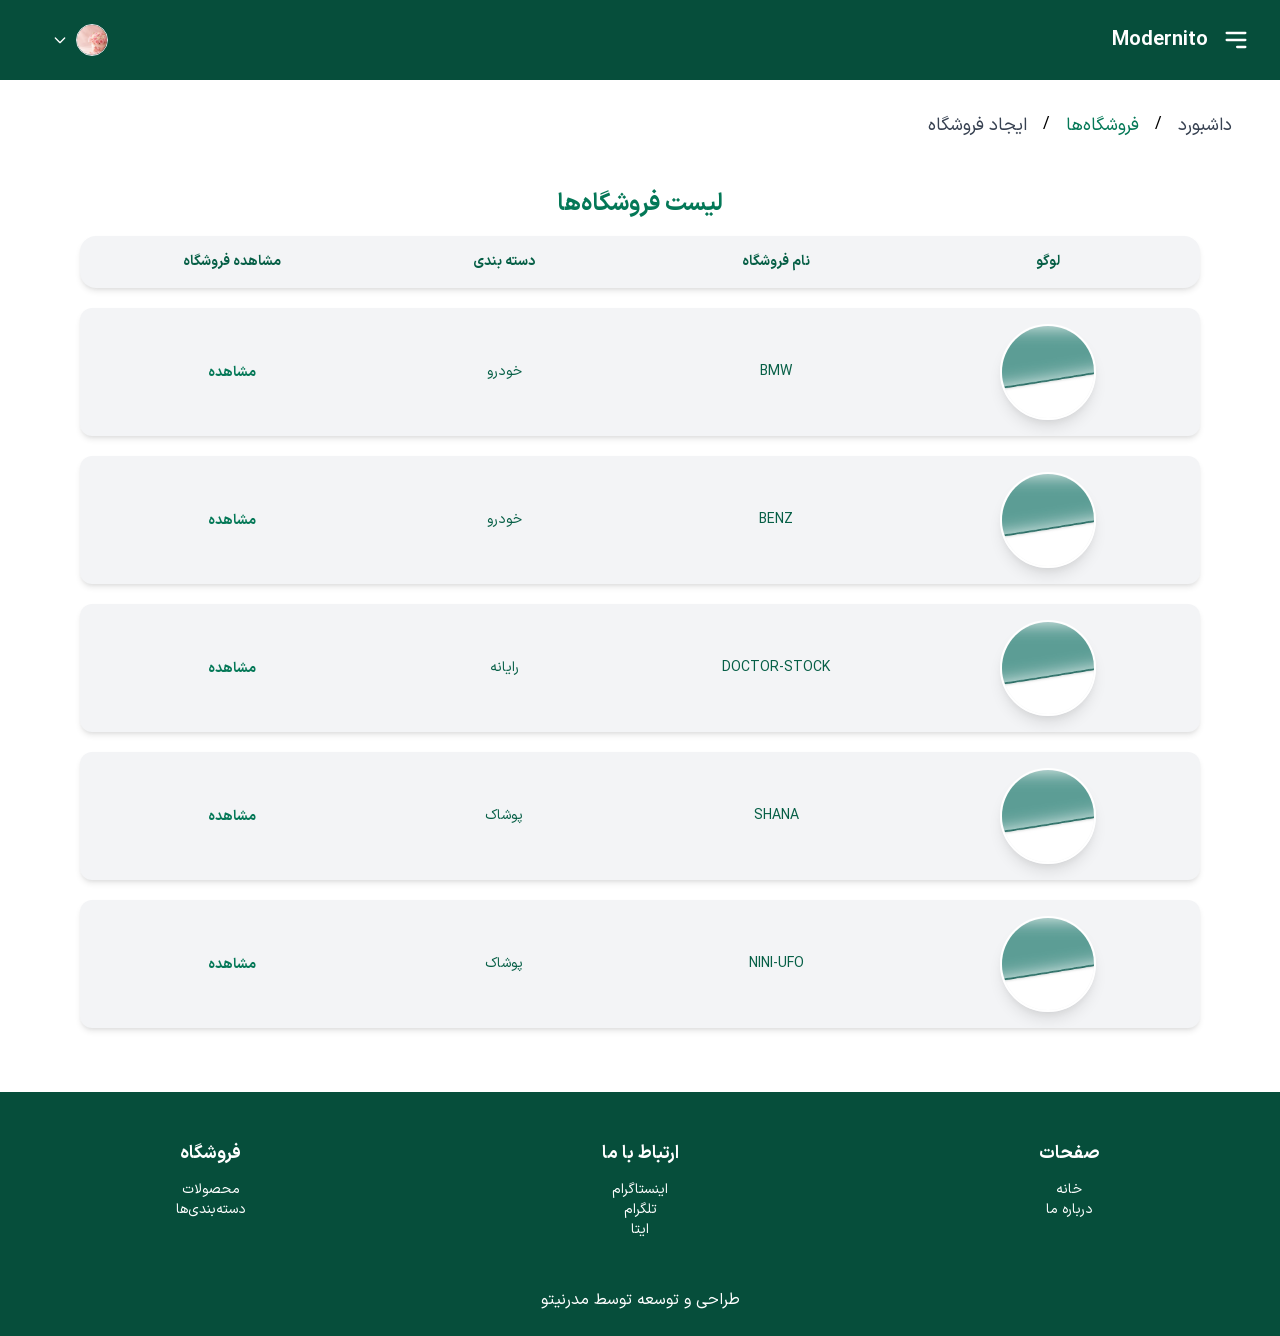
<file: store-list.html>
<!DOCTYPE html>
<html lang="fa" dir="rtl">

<head>
    <meta charset="UTF-8">
    <meta name="viewport" content="width=device-width, initial-scale=1.0">
    <title>لیست فروشگاه‌ها</title>
    <link rel="stylesheet" href="assets/img/tailwind.min.css" />

    <style>
        @font-face {
            font-family: "IRANSansX";
            src: url("assets/Farsi-Digits-Without-Latin/IRANSansX-Regular.woff2") format("woff2");
            font-weight: 400;
        }

        @font-face {
            font-family: "IRANSansX";
            src: url("assets/Farsi-Digits-Without-Latin/IRANSansX-Bold.woff2") format("woff2");
            font-weight: 700;
        }

        * {
            font-family: "IRANSansX", sans-serif !important;
        }

        body {
            font-family: "IRANSansX", sans-serif;
        }

        @keyframes fadeInUp {
            from {
                opacity: 0;
                transform: translateY(30px);
            }

            to {
                opacity: 1;
                transform: translateY(0);
            }

        }

        .animate-card {
            opacity: 0;
            animation: fadeInUp 0.8s ease-out forwards;
        }

        .delay-100 {
            animation-delay: 0.1s;
        }

        .delay-200 {
            animation-delay: 0.2s;
        }

        .delay-300 {
            animation-delay: 0.3s;
        }

        .delay-400 {
            animation-delay: 0.4s;
        }

        .delay-500 {
            animation-delay: 0.5s;
        }

        .delay-600 {
            animation-delay: 0.6s;
        }
    </style>
</head>

<body class="bg-slate-100">

    <header class="relative flex items-center justify-between px-6 py-4 
               bg-white text-green-800 
               md:bg-green-900 md:text-white">

        <!-- بخش راست: دکمه همبرگری -->
        <!-- در موبایل و دسکتاپ نمایش داده میشه (کلاس md:hidden حذف شد) -->
        <button id="menuBtn"
            class="w-10 h-10 flex items-center justify-center rounded-lg hover:bg-black/10 transition ml-4">
            <svg class="w-7 h-7" fill="none" stroke="currentColor" viewBox="0 0 24 24">
                <path stroke-linecap="round" stroke-linejoin="round" stroke-width="2" d="M4 6h16M4 12h16m-7 6h7"></path>
            </svg>
        </button>

        <!-- لوگو (وسط) -->
        <!-- در موبایل نمایش داده میشه، در دسکتاپ مخفی -->
        <div class="text-xl font-bold absolute left-0/2 transform -translate-x-1/2">
            Modernito
        </div>

        <!-- بخش چپ: پروفایل کاربر -->
        <!-- کل این بخش در موبایل مخفی و در دسکتاپ نمایش داده میشه -->
        <div class="relative ml-4 items-left hidden md:flex">
            <!-- دکمه پروفایل (عکس + فلش) -->
            <button id="profileBtn"
                class="flex items-center gap-2 bg-white/10 px-3 py-2 rounded-full hover:bg-white/20 transition">
                <!-- عکس گرد کاربر -->
                <img src="assets/img/boxgol1.png" alt="User"
                    class="w-8 h-8 rounded-full object-cover border border-white/30">
                <!-- فلش کوچک -->
                <svg class="w-4 h-4 transition-transform duration-200" id="profileArrow" fill="none"
                    stroke="currentColor" viewBox="0 0 24 24">
                    <path stroke-linecap="round" stroke-linejoin="round" stroke-width="2" d="M19 9l-7 7-7-7"></path>
                </svg>
            </button>

            <!-- باکش نمایش مشخصات کاربر (Dropdown) -->
            <div id="userProfileDropdown"
                class="absolute top-full left-0 mt-2 w-64 bg-green-800 backdrop-blur-xl border border-green-600 rounded-2xl shadow-3xl z-50 hidden flex-col overflow-hidden">

                <div class="p-4 flex flex-col gap-3">
                    <div class="flex items-center gap-3 border-b border-green-700 pb-3">
                        <img src="assets/img/boxgol1.png" class="w-12 h-12 rounded-full">
                        <div>
                            <p class="font-bold text-white">نام کاربر</p>
                            <p class="text-sm text-green-200">user@example.com</p>
                        </div>
                    </div>
                    <a href="#"
                        class="block px-3 py-2 rounded text-center hover:bg-white/10 text-white transition">پروفایل
                        من</a>
                    <a href="#"
                        class="block px-3 py-2 rounded text-center hover:bg-white/10 text-white transition">داشبورد</a>
                    <a href="#"
                        class="block px-3 py-2 rounded text-center hover:bg-red-500/20 text-red-300 transition">خروج</a>
                </div>
            </div>
        </div>

        <!-- منوی بازشونده اصلی (سمت راست، زیر دکمه همبرگری) -->
        <!-- در موبایل و دسکتاپ نمایش داده میشه -->
        <!-- در دسکتاپ کمی تغییر استایل دادیم که بهتر دیده بشه -->
        <div id="mobileMenu"
            class="absolute top-full right-0 mt-2 mr-4 w-64 bg-green-900 text-white backdrop-blur-xl border border-gray-700 rounded-2xl shadow-3xl z-50 hidden flex-col overflow-y-auto">
            <div class="flex flex-col p-8 gap-4 h-20vh md:min-h-[40vh]">
                <a href="#"
                    class="block px-4 py-3 rounded-lg hover:bg-white/10 transition text-white text-lg font-medium">داشبورد</a>
                <a href="#"
                    class="block px-4 py-3 rounded-lg hover:bg-white/10 transition text-white text-lg font-medium">فروشگاه‌ها</a>
                <a href="#"
                    class="block px-4 py-3 rounded-lg hover:bg-white/10 transition text-white text-lg font-medium">ایجاد
                    فروشگاه</a>
                <a href="#"
                    class="block px-4 py-3 rounded-lg hover:bg-white/10 transition text-white text-lg font-medium">تماس
                    با ما</a>
            </div>
        </div>
    </header>

        <div class="flex  p-8 gap-0 h-start md:min">
        <a href="#" class="block px-4 py-0 text-gray-700 text-lg font-medium">داشبورد</a>
        <h3>/</h3>
        <a href="store-list.html" class="block px-4 py-0 text-green-700 text-lg font-medium">فروشگاه‌ها</a>
        <h3>/</h3>
        <a href="store.html" class="block px-4 py-0 text-gray-700 text-lg font-medium">ایجاد فروشگاه</a>
    </div>

    <section class="w-full max-w-6xl mx-auto px-4">

        <div class="list-s text-center text-green-700 text-2xl font-bold mt-4">
            <h1>لیست فروشگاه‌ها</h1>
        </div>

        <!-- هدر جدول: ۴ ستون مساوی -->
        <div class="bg-gray-100 mt-4 rounded-2xl shadow-md p-3 sm:p-4 flex justify-between items-center mb-5 animate-card delay-100 px-4">
            <span class="text-green-800 font-bold w-1/4 text-center text-xs sm:text-sm leading-tight">لوگو</span>
            <span class="text-green-800 font-bold w-1/4 text-center text-xs sm:text-sm leading-tight">نام فروشگاه</span>
            <span class="text-green-800 font-bold w-1/4 text-center text-xs sm:text-sm leading-tight">دسته بندی</span>
            <span class="text-green-800 font-bold w-1/4 text-center text-xs sm:text-sm leading-tight">مشاهده فروشگاه</span>
        </div>

        <!-- کارت 1 -->
        <div class="bg-gray-100 mt-4 rounded-xl shadow-md p-3 sm:p-4 flex justify-between items-center mb-5 animate-card delay-200 px-4 transition-all duration-200 hover:scale-105 hover:shadow-xl hover:-translate-y-1 cursor-pointer">
            <!-- ستون ۱: لوگو -->
            <div class="w-1/4 flex justify-center items-center">
                <img src="assets/img/heder.jpg" 
                    class="w-16 h-16 sm:w-20 sm:h-20 md:w-24 md:h-24 rounded-full border-2 border-white shadow-lg object-cover"
                    alt="لوگو فروشگاه">
            </div>
            
            <!-- ستون ۲: نام -->
            <span class="text-green-800 font-medium w-1/4 text-center text-xs sm:text-sm leading-tight">BMW</span>
            
            <!-- ستون ۳: دسته‌بندی -->
            <span class="text-green-800 font-medium w-1/4 text-center text-xs sm:text-sm leading-tight">خودرو</span>
            
            <!-- ستون ۴: دکمه -->
            <div class="w-1/4 text-center">
                <a href="#" class="text-green-700 hover:text-green-500 font-bold transition text-xs sm:text-sm">مشاهده</a>
            </div>
        </div>

        <!-- کارت 2 -->
        <div class="bg-gray-100 mt-4 rounded-xl shadow-md p-3 sm:p-4 flex justify-between items-center mb-5 animate-card delay-300 px-4 transition-all duration-200 hover:scale-105 hover:shadow-xl hover:-translate-y-1 cursor-pointer">
            <div class="w-1/4 flex justify-center items-center">
                <img src="assets/img/heder.jpg" 
                    class="w-16 h-16 sm:w-20 sm:h-20 md:w-24 md:h-24 rounded-full border-2 border-white shadow-lg object-cover"
                    alt="لوگو فروشگاه">
            </div>
            <span class="text-green-800 font-medium w-1/4 text-center text-xs sm:text-sm leading-tight">BENZ</span>
            <span class="text-green-800 font-medium w-1/4 text-center text-xs sm:text-sm leading-tight">خودرو</span>
            <div class="w-1/4 text-center">
                <a href="#" class="text-green-700 hover:text-green-500 font-bold transition text-xs sm:text-sm">مشاهده</a>
            </div>
        </div>

        <!-- کارت 3 -->
        <div class="bg-gray-100 mt-4 rounded-xl shadow-md p-3 sm:p-4 flex justify-between items-center mb-5 animate-card delay-400 px-4 transition-all duration-200 hover:scale-105 hover:shadow-xl hover:-translate-y-1 cursor-pointer">
            <div class="w-1/4 flex justify-center items-center">
                <img src="assets/img/heder.jpg" 
                    class="w-16 h-16 sm:w-20 sm:h-20 md:w-24 md:h-24 rounded-full border-2 border-white shadow-lg object-cover"
                    alt="لوگو فروشگاه">
            </div>
            <span class="text-green-800 font-medium w-1/4 text-center text-xs sm:text-sm leading-tight">DOCTOR-STOCK</span>
            <span class="text-green-800 font-medium w-1/4 text-center text-xs sm:text-sm leading-tight">رایانه</span>
            <div class="w-1/4 text-center">
                <a href="#" class="text-green-700 hover:text-green-500 font-bold transition text-xs sm:text-sm">مشاهده</a>
            </div>
        </div>

        <!-- کارت 4 -->
        <div class="bg-gray-100 mt-4 rounded-xl shadow-md p-3 sm:p-4 flex justify-between items-center mb-5 animate-card delay-500 px-4 transition-all duration-200 hover:scale-105 hover:shadow-xl hover:-translate-y-1 cursor-pointer">
            <div class="w-1/4 flex justify-center items-center">
                <img src="assets/img/heder.jpg" 
                    class="w-16 h-16 sm:w-20 sm:h-20 md:w-24 md:h-24 rounded-full border-2 border-white shadow-lg object-cover"
                    alt="لوگو فروشگاه">
            </div>
            <span class="text-green-800 font-medium w-1/4 text-center text-xs sm:text-sm leading-tight">SHANA</span>
            <span class="text-green-800 font-medium w-1/4 text-center text-xs sm:text-sm leading-tight">پوشاک</span>
            <div class="w-1/4 text-center">
                <a href="#" class="text-green-700 hover:text-green-500 font-bold transition text-xs sm:text-sm">مشاهده</a>
            </div>
        </div>

        <!-- کارت 5 -->
        <div class="bg-gray-100 mt-4 rounded-xl shadow-md p-3 sm:p-4 flex justify-between items-center mb-5 animate-card delay-600 px-4 transition-all duration-200 hover:scale-105 hover:shadow-xl hover:-translate-y-1 cursor-pointer">
            <div class="w-1/4 flex justify-center items-center">
                <img src="assets/img/heder.jpg" 
                    class="w-16 h-16 sm:w-20 sm:h-20 md:w-24 md:h-24 rounded-full border-2 border-white shadow-lg object-cover"
                    alt="لوگو فروشگاه">
            </div>
            <span class="text-green-800 font-medium w-1/4 text-center text-xs sm:text-sm leading-tight">NINI-UFO</span>
            <span class="text-green-800 font-medium w-1/4 text-center text-xs sm:text-sm leading-tight">پوشاک</span>
            <div class="w-1/4 text-center">
                <a href="#" class="text-green-700 hover:text-green-500 font-bold transition text-xs sm:text-sm">مشاهده</a>
            </div>
        </div>

    </section>

    <footer class="bg-green-900 text-white mt-16">

        <div class="max-w-7xl mx-auto text-center px-4 py-12 grid grid-cols-1 md:grid-cols-3 gap-10 text-sm">

            <div>
                <p class="font-bold text-lg mb-3">صفحات</p>
                <a class="block hover:text-green-300 transition" href="./admin.html">خانه</a>
                <a class="block hover:text-green-300 transition" href="#">درباره ما</a>
            </div>

            <div>
                <p class="font-bold text-lg mb-3 text-center">ارتباط با ما</p>
                <a class="block hover:text-green-300 transition text-center" href="#">اینستاگرام</a>
                <a class="block hover:text-green-300 transition text-center" href="#">تلگرام</a>
                <a class="block hover:text-green-300 transition text-center" href="#">ایتا</a>
            </div>

            <div>
                <p class="font-bold text-lg mb-3">فروشگاه</p>
                <a class="block hover:text-green-300 transition" href="#">محصولات</a>
                <a class="block hover:text-green-300 transition" href="#">دسته‌بندی‌ها</a>
            </div>

        </div>

        <div>
            <a class="block hover:text-green-300 text-center transition" href="https://modernitoweb.ir/">طراحی و توسعه
                توسط مدرنیتو</a>
        </div>
        <br>
    </footer>
    <script>
     const menuBtn = document.getElementById('menuBtn');
        const mobileMenu = document.getElementById('mobileMenu');

        menuBtn.addEventListener('click', (e) => {
            e.stopPropagation();
            if (mobileMenu.classList.contains('hidden')) {
                mobileMenu.classList.remove('hidden');
                mobileMenu.classList.add('flex');
            } else {
                mobileMenu.classList.add('hidden');
                mobileMenu.classList.remove('flex');
            }
        });

        document.addEventListener('click', (e) => {
            if (!mobileMenu.contains(e.target) && !menuBtn.contains(e.target)) {
                mobileMenu.classList.add('hidden');
                mobileMenu.classList.remove('flex');
            }
        });

        // ۳. کد منوی کنار عکس (سمت چپ) - اضافه شده
        const profileBtn = document.getElementById('profileBtn');
        const userProfileDropdown = document.getElementById('userProfileDropdown');
        const profileArrow = document.getElementById('profileArrow');

        profileBtn.addEventListener('click', (e) => {
            e.stopPropagation();
            userProfileDropdown.classList.toggle('hidden');
            userProfileDropdown.classList.toggle('flex');
            profileArrow.classList.toggle('rotate-180');
        });

        document.addEventListener('click', (e) => {
            if (!userProfileDropdown.contains(e.target) && !profileBtn.contains(e.target)) {
                userProfileDropdown.classList.add('hidden');
                userProfileDropdown.classList.remove('flex');
                profileArrow.classList.remove('rotate-180');
            }
        });
    </script>

</body>
</html>
</file>
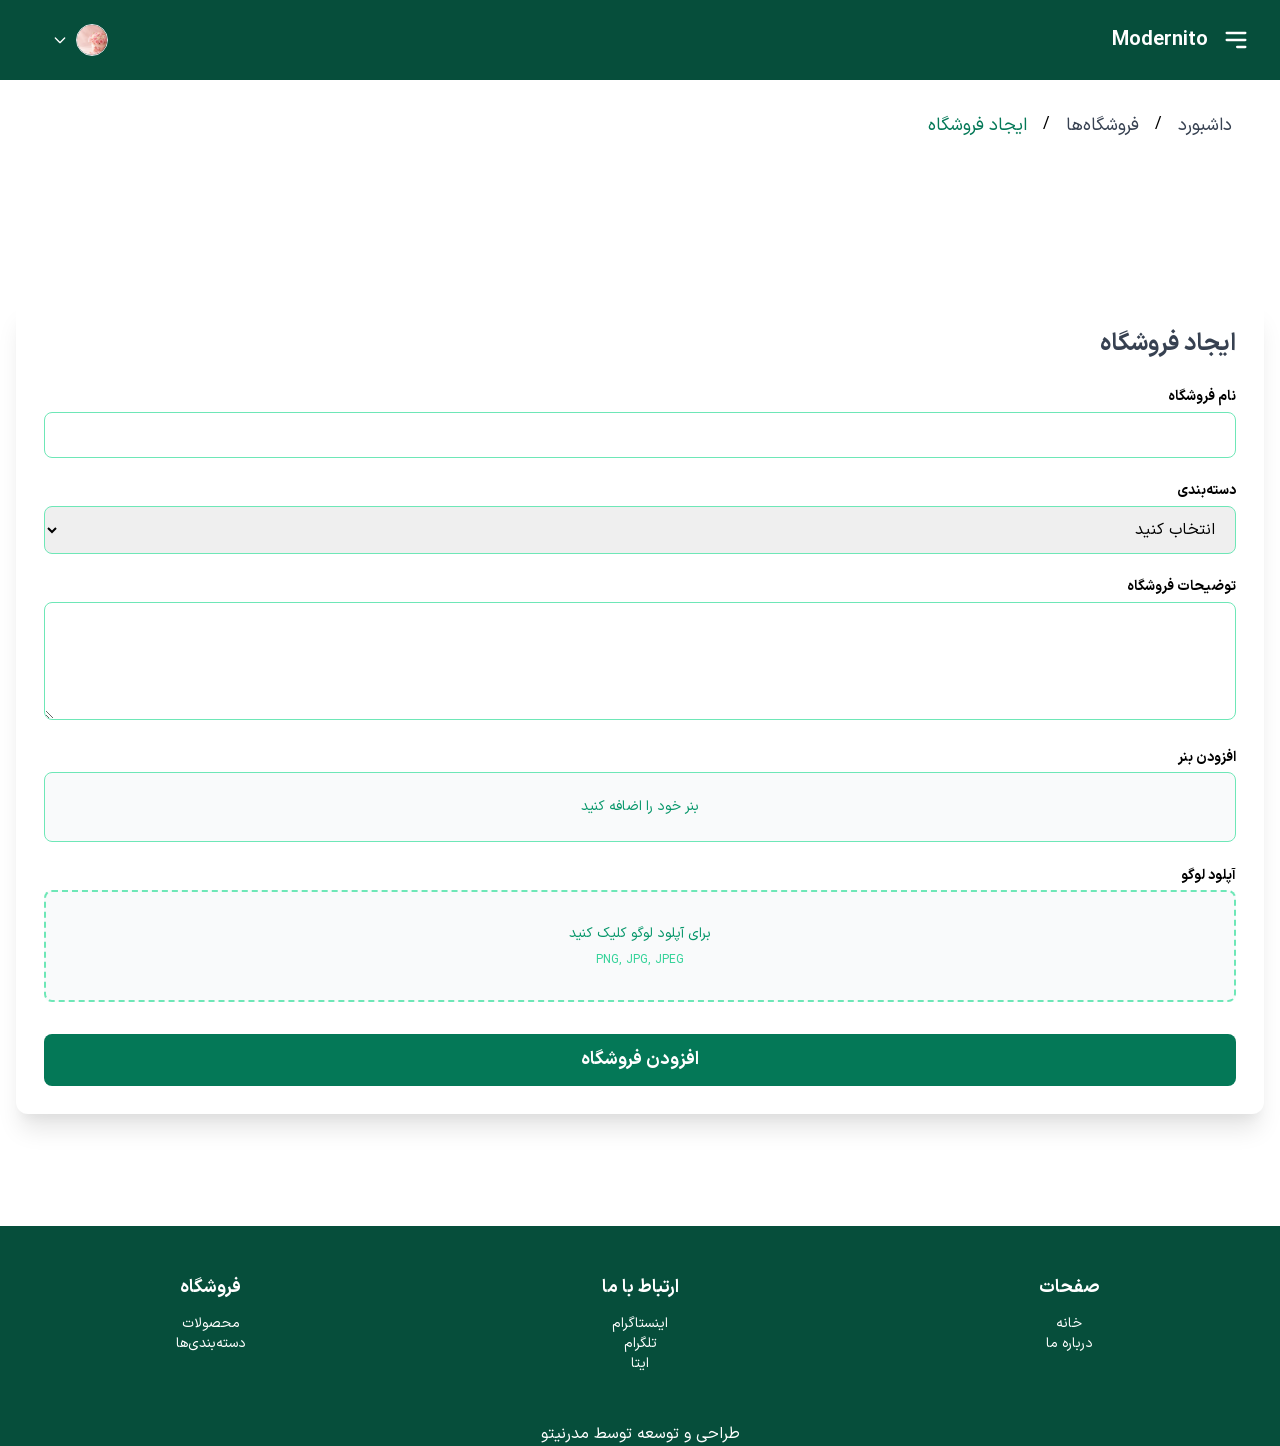
<file: store.html>
<!DOCTYPE html>
<html lang="fa" dir="rtl">

<head>
    <meta charset="UTF-8">
    <meta name="viewport" content="width=device-width, initial-scale=1.0">
    <title>ایجاد فروشگاه</title>
    <link rel="stylesheet" href="assets/img/tailwind.min.css" />

    <style>
        @font-face {
            font-family: "IRANSansX";
            src: url("assets/Farsi-Digits-Without-Latin/IRANSansX-Regular.woff2") format("woff2");
            font-weight: 400;
        }

        @font-face {
            font-family: "IRANSansX";
            src: url("assets/Farsi-Digits-Without-Latin/IRANSansX-Bold.woff2") format("woff2");
            font-weight: 700;
        }

        * {
            font-family: "IRANSansX", sans-serif !important;
        }

        body {
            font-family: "IRANSansX", sans-serif;
        }

        @keyframes fadeInUp {
            from {
                opacity: 0;
                transform: translateY(30px);
            }

            to {
                opacity: 1;
                transform: translateY(0);
            }

        }

        .animate-card {
            opacity: 0;
            animation: fadeInUp 0.8s ease-out forwards;
        }

        .delay-100 {
            animation-delay: 0.1s;
        }

        .delay-200 {
            animation-delay: 0.2s;
        }

        .delay-300 {
            animation-delay: 0.3s;
        }

        .delay-400 {
            animation-delay: 0.4s;
        }

        .delay-500 {
            animation-delay: 0.5s;
        }

        .delay-600 {
            animation-delay: 0.6s;
        }
    </style>
</head>

<body class="bg-slate-100">

    <header class="relative flex items-center justify-between px-6 py-4 
               bg-white text-green-800 
               md:bg-green-900 md:text-white">

        <!-- بخش راست: دکمه همبرگری -->
        <!-- در موبایل و دسکتاپ نمایش داده میشه (کلاس md:hidden حذف شد) -->
        <button id="menuBtn"
            class="w-10 h-10 flex items-center justify-center rounded-lg hover:bg-black/10 transition ml-4">
            <svg class="w-7 h-7" fill="none" stroke="currentColor" viewBox="0 0 24 24">
                <path stroke-linecap="round" stroke-linejoin="round" stroke-width="2" d="M4 6h16M4 12h16m-7 6h7"></path>
            </svg>
        </button>

        <!-- لوگو (وسط) -->
        <!-- در موبایل نمایش داده میشه، در دسکتاپ مخفی -->
        <div class="text-xl font-bold absolute left-0/2 transform -translate-x-1/2">
            Modernito
        </div>

        <!-- بخش چپ: پروفایل کاربر -->
        <!-- کل این بخش در موبایل مخفی و در دسکتاپ نمایش داده میشه -->
        <div class="relative ml-4 items-left hidden md:flex">
            <!-- دکمه پروفایل (عکس + فلش) -->
            <button id="profileBtn"
                class="flex items-center gap-2 bg-white/10 px-3 py-2 rounded-full hover:bg-white/20 transition">
                <!-- عکس گرد کاربر -->
                <img src="assets/img/boxgol1.png" alt="User"
                    class="w-8 h-8 rounded-full object-cover border border-white/30">
                <!-- فلش کوچک -->
                <svg class="w-4 h-4 transition-transform duration-200" id="profileArrow" fill="none"
                    stroke="currentColor" viewBox="0 0 24 24">
                    <path stroke-linecap="round" stroke-linejoin="round" stroke-width="2" d="M19 9l-7 7-7-7"></path>
                </svg>
            </button>

            <!-- باکش نمایش مشخصات کاربر (Dropdown) -->
            <div id="userProfileDropdown"
                class="absolute top-full left-0 mt-2 w-64 bg-green-800 backdrop-blur-xl border border-green-600 rounded-2xl shadow-3xl z-50 hidden flex-col overflow-hidden">

                <div class="p-4 flex flex-col gap-3">
                    <div class="flex items-center gap-3 border-b border-green-700 pb-3">
                        <img src="assets/img/boxgol1.png" class="w-12 h-12 rounded-full">
                        <div>
                            <p class="font-bold text-white">نام کاربر</p>
                            <p class="text-sm text-green-200">user@example.com</p>
                        </div>
                    </div>
                    <a href="#"
                        class="block px-3 py-2 rounded text-center hover:bg-white/10 text-white transition">پروفایل
                        من</a>
                    <a href="#"
                        class="block px-3 py-2 rounded text-center hover:bg-white/10 text-white transition">داشبورد</a>
                    <a href="#"
                        class="block px-3 py-2 rounded text-center hover:bg-red-500/20 text-red-300 transition">خروج</a>
                </div>
            </div>
        </div>

        <!-- منوی بازشونده اصلی (سمت راست، زیر دکمه همبرگری) -->
        <!-- در موبایل و دسکتاپ نمایش داده میشه -->
        <!-- در دسکتاپ کمی تغییر استایل دادیم که بهتر دیده بشه -->
        <div id="mobileMenu"
            class="absolute top-full right-0 mt-2 mr-4 w-64 bg-green-900 text-white backdrop-blur-xl border border-gray-700 rounded-2xl shadow-3xl z-50 hidden flex-col overflow-y-auto">
            <div class="flex flex-col p-8 gap-4 h-20vh md:min-h-[40vh]">
                <a href="#"
                    class="block px-4 py-3 rounded-lg hover:bg-white/10 transition text-white text-lg font-medium">داشبورد</a>
                <a href="#"
                    class="block px-4 py-3 rounded-lg hover:bg-white/10 transition text-white text-lg font-medium">فروشگاه‌ها</a>
                <a href="#"
                    class="block px-4 py-3 rounded-lg hover:bg-white/10 transition text-white text-lg font-medium">ایجاد
                    فروشگاه</a>
                <a href="#"
                    class="block px-4 py-3 rounded-lg hover:bg-white/10 transition text-white text-lg font-medium">تماس
                    با ما</a>
            </div>
        </div>
    </header>

    <div class="flex p-8 gap-0 h-start md:min">
        <a href="#" class="block px-4 py-0 text-gray-700 text-lg font-medium">داشبورد</a>
        <h3>/</h3>
        <a href="store-list.html" class="block px-4 py-0 text-gray-700 text-lg font-medium">فروشگاه‌ها</a>
        <h3>/</h3>
        <a href="store.html" class="block px-4 py-0 text-green-700 text-lg font-medium">ایجاد فروشگاه</a>
    </div>
    <section class="max-w-7xl mx-auto px-4 py-12 md:mt-20">
        <div class="flex flex-col lg:flex-row-reverse gap-10">

            <div class="bg-white shadow-xl rounded-xl p-7 w-full lg:w-[620px]">

                <h2 class="text-2xl font-bold text-gray-700 mb-6">
                    ایجاد فروشگاه
                </h2>

                <form id="productForm" class="flex flex-col gap-5">

                    <div>
                        <label class="font-semibold text-sm">نام فروشگاه</label>
                        <input id="productName" type="text"
                            class="w-full mt-1 border border-green-300 rounded-lg px-4 py-2.5 focus:ring-2 focus:ring-green-600 focus:border-green-600 outline-none">
                    </div>

                    <div>
                        <label class="font-semibold text-sm">دسته‌بندی</label>
                        <select id="productCategory"
                            class="w-full mt-1 border border-green-300 rounded-lg px-4 py-2.5 focus:ring-2 focus:ring-green-600 focus:border-green-600 outline-none">

                            <option value="">انتخاب کنید</option>
                            <option value="گل">گل</option>
                            <option value="پوشاک">پوشاک</option>
                            <option value="خودرو">خودرو</option>
                            <option value="لوازم آرایشی">لوازم آرایشی</option>

                        </select>
                    </div>

                    <div>
                        <label class="font-semibold text-sm">توضیحات فروشگاه</label>
                        <textarea id="productDescription" rows="4"
                            class="w-full mt-1 border border-green-300 rounded-lg px-4 py-2.5 focus:ring-2 focus:ring-green-600 focus:border-green-600 outline-none"></textarea>
                    </div>

                    <div>
                        <label class="font-semibold text-sm block mb-1">افزودن بنر</label>
                        <label for="bannerImage"
                            class="w-full mt-1 border border-green-300 rounded-lg px-4 py-6 bg-gray-50 cursor-pointer flex items-center justify-center gap-2 hover:bg-green-100 transition">
                            <span class="text-green-600 text-sm">بنر خود را اضافه کنید</span>
                        </label>
                        <input id="bannerImage" type="file" class="hidden" accept="image/*">

                        <br>

                        <label class="font-semibold text-sm block mb-1">آپلود لوگو</label>
                        <label for="logoImage"
                            class="w-full mt-1 border-2 border-dashed border-green-300 rounded-lg px-4 py-8 bg-gray-50 cursor-pointer flex flex-col items-center justify-center gap-2 hover:border-blue-400 hover:bg-blue-50 transition">
                            <span class="text-green-600 text-sm">برای آپلود لوگو کلیک کنید</span>
                            <span class="text-green-400 text-xs">PNG, JPG, JPEG</span>
                        </label>
                        <input id="logoImage" type="file" class="hidden" accept="image/*">
                    </div>

                    <button type="submit"
                        class="mt-3 bg-green-700 hover:bg-green-800 text-white py-3 rounded-lg font-semibold text-lg transition">
                        افزودن فروشگاه
                    </button>

                </form>
            </div>
        </div>
    </section>

    <footer class="bg-green-900 text-white mt-16">
        <div class="max-w-7xl mx-auto text-center px-4 py-12 grid grid-cols-1 md:grid-cols-3 gap-10 text-sm">

            <div>
                <p class="font-bold text-lg mb-3">صفحات</p>
                <a class="block hover:text-green-300 transition" href="./admin.html">خانه</a>
                <a class="block hover:text-green-300 transition" href="#">درباره ما</a>
            </div>

            <div>
                <p class="font-bold text-lg mb-3 text-center">ارتباط با ما</p>
                <a class="block hover:text-green-300 transition text-center" href="#">اینستاگرام</a>
                <a class="block hover:text-green-300 transition text-center" href="#">تلگرام</a>
                <a class="block hover:text-green-300 transition text-center" href="#">ایتا</a>
            </div>

            <div>
                <p class="font-bold text-lg mb-3">فروشگاه</p>
                <a class="block hover:text-green-300 transition" href="#">محصولات</a>
                <a class="block hover:text-green-300 transition" href="#">دسته‌بندی‌ها</a>
            </div>

        </div>

        <div>
            <a class="block hover:text-green-300 text-center transition" href="https://modernitoweb.ir/">طراحی و توسعه
                توسط مدرنیتو</a>
        </div>
    </footer>
    <script>
        // ۱. کد مربوط به فرم محصول (بدون تغییر)
        document.getElementById("productForm").addEventListener("submit", async function (e) {
            e.preventDefault();

            const name = document.getElementById("productName").value;
            const category = document.getElementById("productCategory").value;
            const description = document.getElementById("productDescription").value;

            const productData = {
                shop_id: 1,
                name: name,
                category: category,
                description: description,
                price: 1000,
                stock: 10
            };

            try {
                const response = await fetch("https://modernitoweb.ir/marketplace-api/shops.php?action=create", {
                    method: "POST",
                    headers: { "Content-Type": "application/json" },
                    body: JSON.stringify(productData)
                });

                const result = await response.json();

                if (!response.ok) {
                    console.error("Server Error:", result);
                    alert("خطا: " + (result.error || "مشکلی پیش آمد"));
                } else {
                    console.log("Success:", result);
                    alert("با موفقیت ثبت شد");
                    this.reset();
                }
            } catch (error) {
                console.error("Fetch Error:", error);
                alert("خطا در برقراری ارتباط با سرور");
            }
        });

        // ۲. کد منوی همبرگری (سمت راست) - اصلاح شده برای کار در دسکتاپ و موبایل
        const menuBtn = document.getElementById('menuBtn');
        const mobileMenu = document.getElementById('mobileMenu');

        menuBtn.addEventListener('click', (e) => {
            e.stopPropagation();
            if (mobileMenu.classList.contains('hidden')) {
                mobileMenu.classList.remove('hidden');
                mobileMenu.classList.add('flex');
            } else {
                mobileMenu.classList.add('hidden');
                mobileMenu.classList.remove('flex');
            }
        });

        document.addEventListener('click', (e) => {
            if (!mobileMenu.contains(e.target) && !menuBtn.contains(e.target)) {
                mobileMenu.classList.add('hidden');
                mobileMenu.classList.remove('flex');
            }
        });

        // ۳. کد منوی کنار عکس (سمت چپ) - اضافه شده
        const profileBtn = document.getElementById('profileBtn');
        const userProfileDropdown = document.getElementById('userProfileDropdown');
        const profileArrow = document.getElementById('profileArrow');

        profileBtn.addEventListener('click', (e) => {
            e.stopPropagation();
            userProfileDropdown.classList.toggle('hidden');
            userProfileDropdown.classList.toggle('flex');
            profileArrow.classList.toggle('rotate-180');
        });

        document.addEventListener('click', (e) => {
            if (!userProfileDropdown.contains(e.target) && !profileBtn.contains(e.target)) {
                userProfileDropdown.classList.add('hidden');
                userProfileDropdown.classList.remove('flex');
                profileArrow.classList.remove('rotate-180');
            }
        });
    </script>

</body>

</html>
</file>
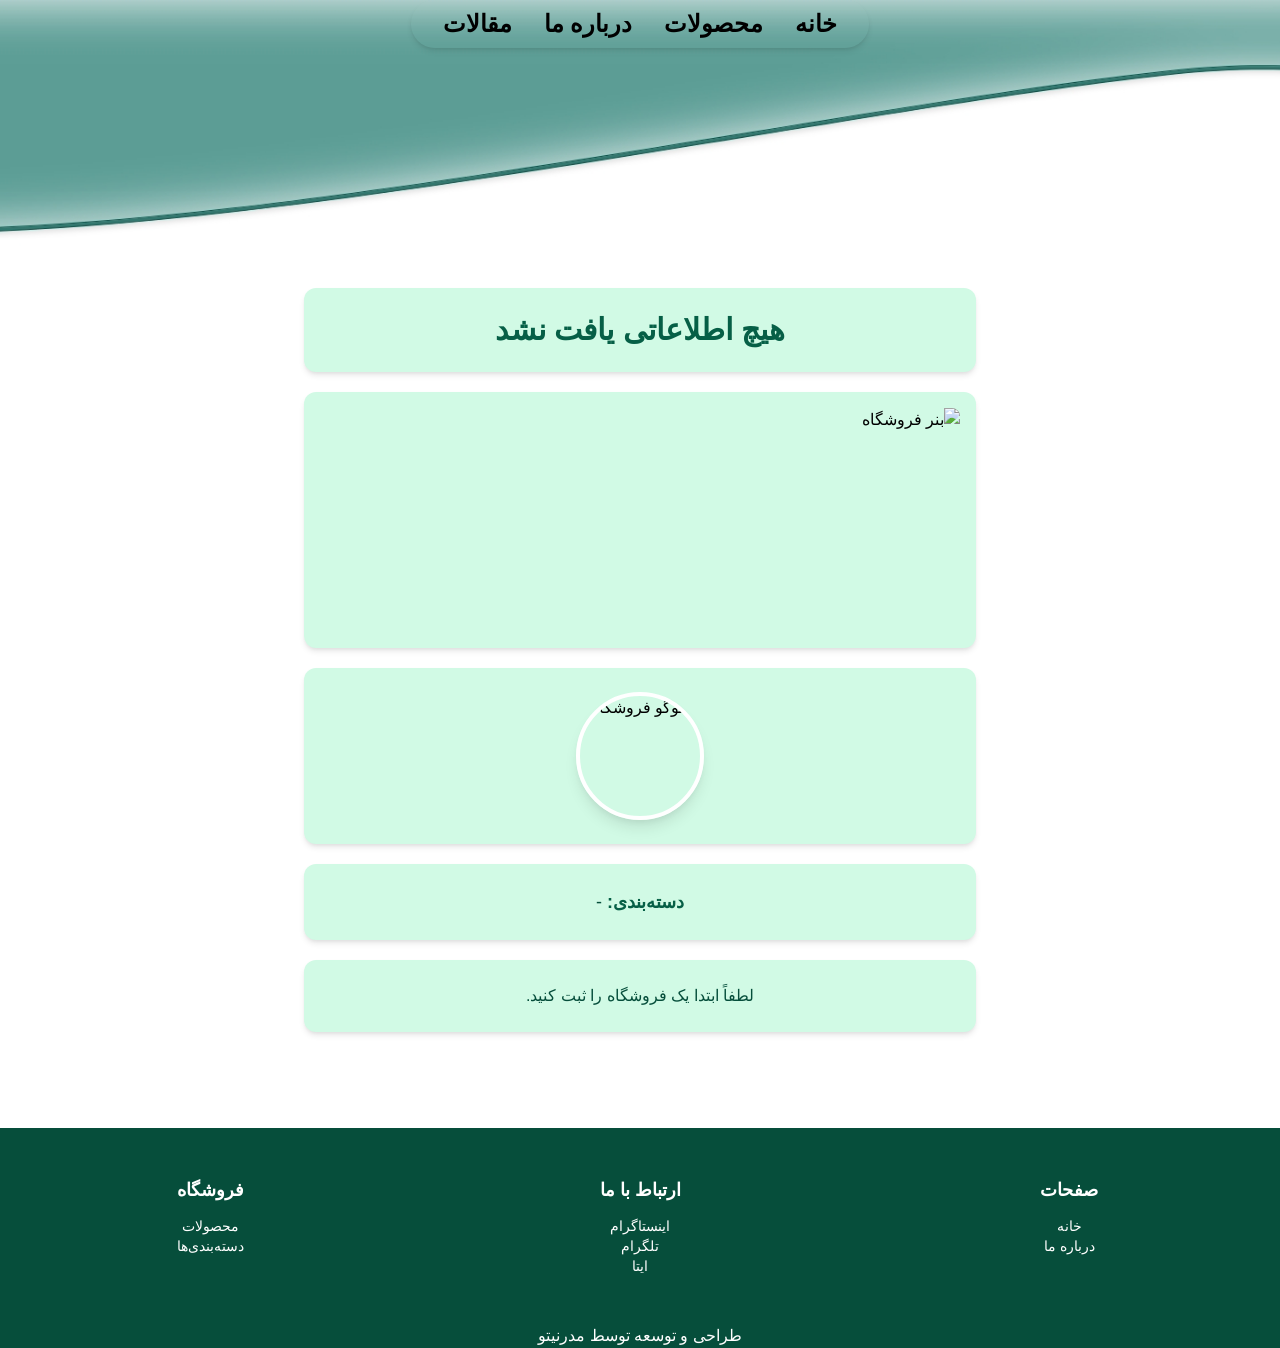
<file: modernito/modernito.store/show.html>
<!DOCTYPE html>
<html lang="fa" dir="rtl">

<head>
    <meta charset="UTF-8">
    <meta name="viewport" content="width=device-width, initial-scale=1.0">
    <title>نمایش فروشگاه</title>
    <link rel="stylesheet" href="tailwind.min.css" />
    <style>

       

        /* انیمیشن fade-in */
        @keyframes fadeIn {
            from { opacity: 0; transform: translateY(20px); }
            to { opacity: 1; transform: translateY(0); }
        }

        .animate-fade-in {
            animation: fadeIn 0.6s ease-out forwards;
            opacity: 0;
            transform: translateY(20px);
        }

        .animate-fade-in.delay-1 { animation-delay: 0.2s; }
        .animate-fade-in.delay-2 { animation-delay: 0.4s; }
        .animate-fade-in.delay-3 { animation-delay: 0.6s; }
        .animate-fade-in.delay-4 { animation-delay: 0.8s; }
        .animate-fade-in.delay-5 { animation-delay: 1s; }

        body { overflow-x: hidden; }
    </style>
    <style>
        @font-face {
            font-family: "Vazirmatn";
            src: url("./font/Farsi-Digits-Without-Latin/Vazir-Bold-FD-WOL.eot") format("woff2");
            font-weight: 400;
            font-style: normal;
        }

        @font-face {
            font-family: "Vazirmatn";
            src: url("./font/Farsi-Digits-Without-Latin/Vazir-Bold-FD-WOL.eot") format("woff2");
            font-weight: 500;
            font-style: normal;
        }

        @font-face {
            font-family: "Vazirmatn";
            src: url("./font/Farsi-Digits-Without-Latin/Vazir-Bold-FD-WOL.eot") format("woff2");
            font-weight: 700;
            font-style: normal;
        }

        body {
            font-family: "Vazirmatn", sans-serif;
        }
    </style>

    <style>
        * {
            font-family: "Vazirmatn", sans-serif;
        }

        /* انیمیشن fade-in */
        @keyframes fadeIn {
            from {
                opacity: 0;
                transform: translateY(20px);
            }

            to {
                opacity: 1;
                transform: translateY(0);
            }
        }

        .animate-fade-in {
            animation: fadeIn 0.6s ease-out forwards;
            opacity: 0;
            transform: translateY(20px);
        }

        .animate-fade-in.delay-1 {
            animation-delay: 0.2s;
        }

        .animate-fade-in.delay-2 {
            animation-delay: 0.4s;
        }

        .animate-fade-in.delay-3 {
            animation-delay: 0.6s;
        }

        .animate-fade-in.delay-4 {
            animation-delay: 0.8s;
        }

        .animate-fade-in.delay-5 {
            animation-delay: 1s;
        }

        body {
            overflow-x: hidden;
        }
    </style>

</head>

<body class="min-h-screen flex flex-col">

    <!-- هدر -->
    <header
        class="relative w-full h-32 sm:h-48 md:h-64 lg:h-[300px] flex items-center justify-center overflow-hidden bg-no-repeat bg-center bg-contain sm:bg-cover"
        style="background-image: url('./img/heder.jpg'); background-position: center top;">

        <div class="absolute inset-0 bg-black/40"></div>

        <nav class="absolute top-0 right-2/2 translate-x-1/2 z-10 flex flex-wrap justify-center gap-6 sm:gap-4 md:gap-8
            bg-white/70 backdrop-blur-md rounded-full px-3 sm:px-5 md:px-8 py-2
            text-[10px] sm:text-sm md:text-sm lg:text-2xl font-semibold shadow-md">

            <a href="./admin.html" class="text-black transition hover:text-green-300">خانه</a>
            <a href="#" class="text-black transition hover:text-green-300">محصولات</a>
            <a href="#" class="text-black transition hover:text-green-300">درباره ما</a>
            <a href="#" class="text-black transition hover:text-green-300">مقالات</a>

        </nav>
    </header>

    <main class="flex-grow px-4 sm:px-6 md:px-8 py-8">

        <div class="max-w-2xl w-full mx-auto">

            <div class="bg-green-100 rounded-xl shadow-md p-4 sm:p-6 text-center mb-5 animate-fade-in delay-1">
                <h1 id="brandName" class="text-xl sm:text-2xl md:text-3xl font-bold text-green-800">در حال بارگذاری...
                </h1>
            </div>

            <div class="bg-green-100 rounded-xl shadow-md p-3 sm:p-4 mb-5 animate-fade-in delay-2">
                <img id="banner" class="w-full h-40 sm:h-48 md:h-56 object-cover rounded-lg" alt="بنر فروشگاه">
            </div>

            <div class="bg-green-100 rounded-xl shadow-md p-4 sm:p-6 flex justify-center mb-5 animate-fade-in delay-3">
                <img id="logo"
                    class="w-24 h-24 sm:w-28 sm:h-28 md:w-32 md:h-32 rounded-full border-4 border-white shadow-lg"
                    alt="لوگو فروشگاه">
            </div>

            <div class="bg-green-100 rounded-xl shadow-md p-4 sm:p-6 text-center mb-5 animate-fade-in delay-4">
                <p class="font-semibold text-base sm:text-lg text-green-800">
                    دسته‌بندی:
                    <span id="category" class="text-green-900 font-normal">-</span>
                </p>
            </div>

            <div class="bg-green-100 rounded-xl shadow-md p-4 sm:p-6 text-center animate-fade-in delay-5">
                <p id="description" class="text-green-900 text-sm sm:text-base leading-relaxed">-</p>
            </div>

        </div>
    </main>

    <footer class="bg-green-900 text-white mt-16">
        <div class="max-w-7xl mx-auto text-center px-4 py-12 grid grid-cols-1 md:grid-cols-3 gap-10 text-sm">
            <div>
                <p class="font-bold text-lg mb-3">صفحات</p>
                <a class="block hover:text-green-300 transition" href="./admin.html">خانه</a>
                <a class="block hover:text-green-300 transition" href="#">درباره ما</a>
            </div>
            <div>
                <p class="font-bold text-lg mb-3 text-ceneter">ارتباط با ما</p>
                <a class="block hover:text-green-300 transition text-ceneter" href="#">اینستاگرام</a>
                <a class="block hover:text-green-300 transition text-ceneter" href="#">تلگرام</a>
                <a class="block hover:text-green-300 transition text-ceneter" href="#">ایتا</a>
            </div>
            <div>
                <p class="font-bold text-lg mb-3">فروشگاه</p>
                <a class="block hover:text-green-300 transition" href="#">محصولات</a>
                <a class="block hover:text-green-300 transition" href="#">دسته‌بندی‌ها</a>
            </div>
        </div>
        <div>
            <a class="block hover:text-green-300 text-center transition" href="https://modernitoweb.ir/">طراحی و توسعه
                توسط مدرنیتو</a>
        </div>
    </footer>

    <script>
        document.addEventListener("DOMContentLoaded", function () {
            // دریافت پارامتر ID از URL (مثلاً show.html?id=1)
            const urlParams = new URLSearchParams(window.location.search);
            const storeId = urlParams.get('id');
            const storeName = urlParams.get('name');

            const brandNameEl = document.getElementById("brandName");
            const bannerEl = document.getElementById("banner");
            const logoEl = document.getElementById("logo");
            const categoryEl = document.getElementById("category");
            const descriptionEl = document.getElementById("description");

            // تابع برای نمایش داده‌ها
            function displayData(data) {
                if (data) {
                    brandNameEl.textContent = data.name || "نام فروشگاه";
                    bannerEl.src = data.banner || "https://via.placeholder.com/600x200?text=بنر";
                    logoEl.src = data.logo || "https://via.placeholder.com/150?text=لوگو";
                    categoryEl.textContent = data.category || "بدون دسته‌بندی";
                    descriptionEl.textContent = data.description || "توضیحاتی موجود نیست.";
                } else {
                    brandNameEl.textContent = "فروشگاه یافت نشد";
                    bannerEl.src = "";
                    logoEl.src = "";
                    categoryEl.textContent = "-";
                    descriptionEl.textContent = "اطلاعاتی برای نمایش وجود ندارد.";
                }
            }

            // اگر ID یا نام در URL باشد، از API بگیر
            if (storeId || storeName) {
                let apiUrl = "https://modernitoweb.ir//marketplace-api/shops.php";

                // اگر ID داریم، از آن استفاده کن، اگر نه از نام
                if (storeId) {
                    apiUrl += `?id=${storeId}`;
                } else if (storeName) {
                    apiUrl += `?name=${encodeURIComponent(storeName)}`;
                }

                fetch(apiUrl)
                    .then(response => {
                        if (!response.ok) {
                            throw new Error('خطا در دریافت اطلاعات');
                        }
                        return response.json();
                    })
                    .then(data => {
                        // فرض بر این است که API یک آبجکت یا آرایه برمی‌گرداند
                        // اگر API آرایه برمی‌گرداند، باید اولین آیتم را بگیریم
                        const storeData = Array.isArray(data) ? data[0] : data;
                        displayData(storeData);
                    })
                    .catch(error => {
                        console.error('خطا:', error);
                        brandNameEl.textContent = "خطا در بارگذاری اطلاعات";
                        descriptionEl.textContent = "متاسفانه اطلاعات فروشگاه بارگذاری نشد.";
                    });
            } else {
                // اگر هیچ پارامتری در URL نبود، از localStorage چک کن (برای تست)
                const localData = localStorage.getItem("storeData");
                if (localData) {
                    const data = JSON.parse(localData);
                    displayData(data);
                } else {
                    brandNameEl.textContent = "هیچ اطلاعاتی یافت نشد";
                    descriptionEl.textContent = "لطفاً ابتدا یک فروشگاه را ثبت کنید.";
                }
            }
        });
    </script>

</body>

</html>
</file>
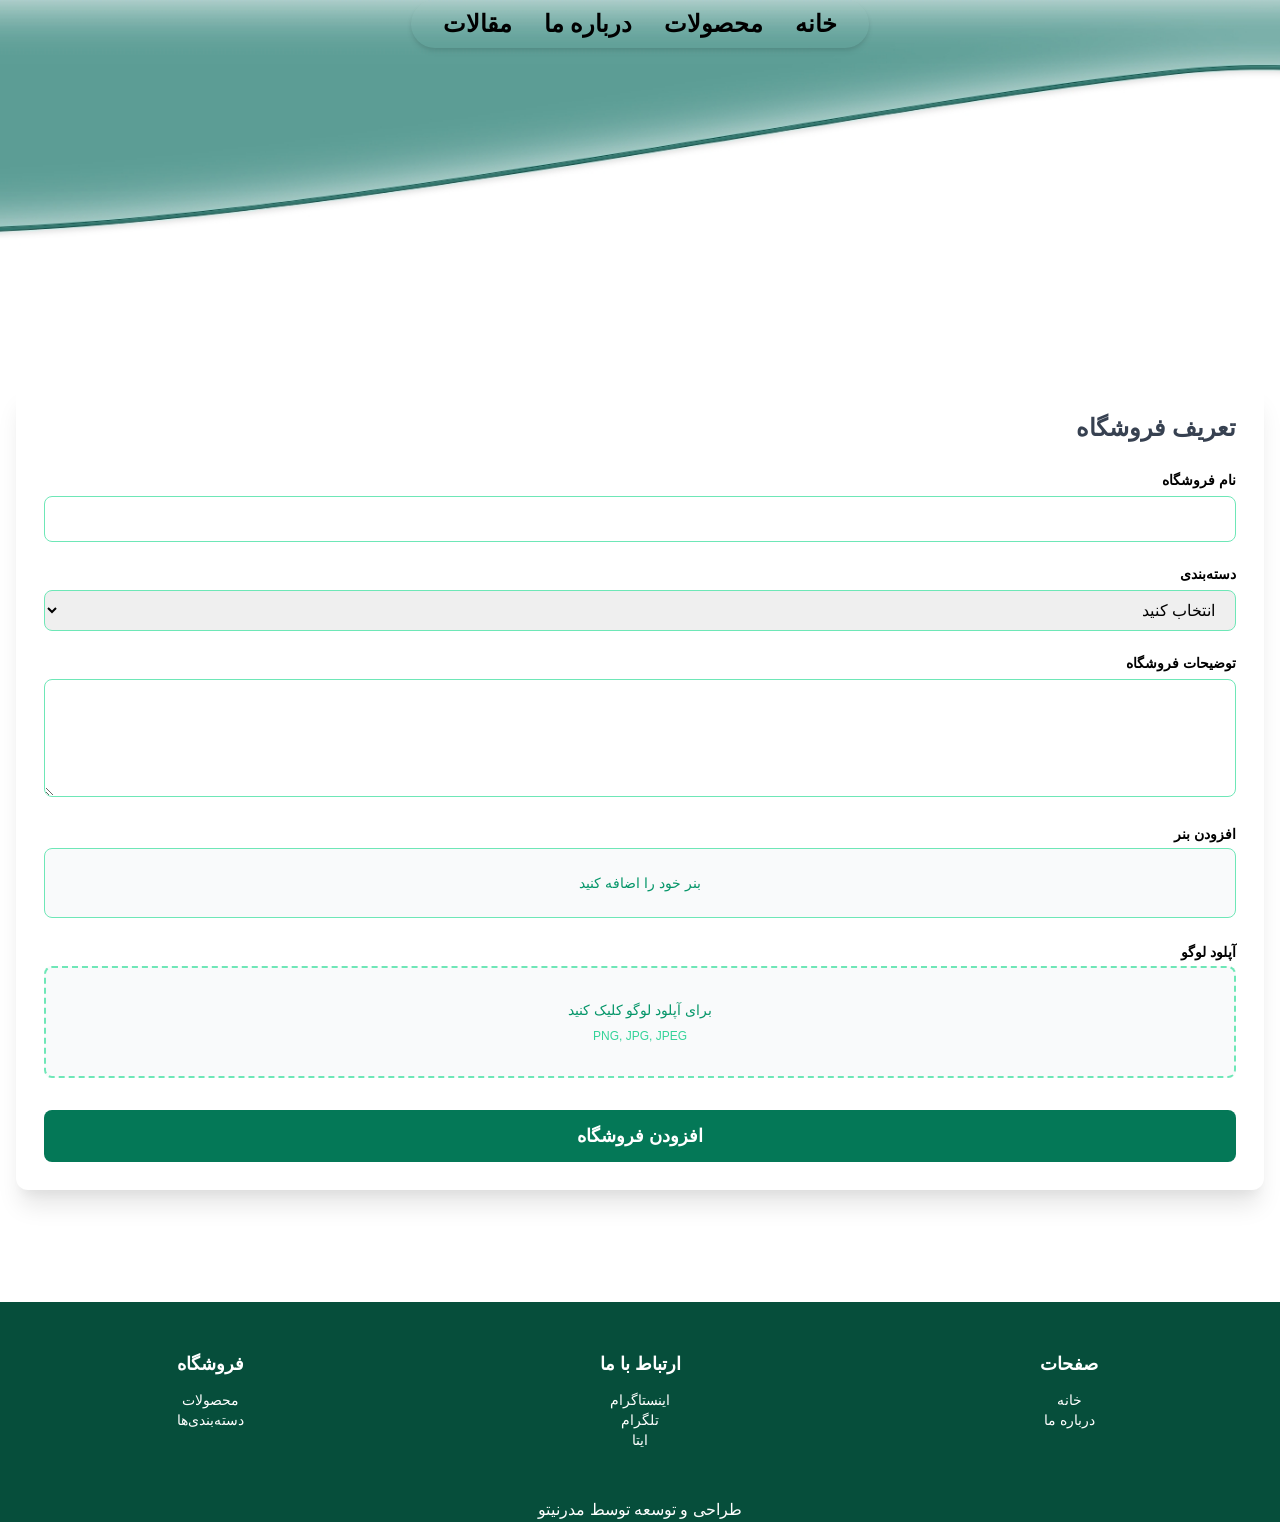
<file: modernito/modernito.store/store.html>
<!DOCTYPE html>
<html lang="fa" dir="rtl">

<head>
    <meta charset="UTF-8">
    <meta name="viewport" content="width=device-width, initial-scale=1.0">
    <title>تعریف فروشگاه</title>
    <link rel="stylesheet" href="tailwind.min.css" />

    <style>
     
       
        
        @font-face {
            font-family: "Vazirmatn";
            src: url("./font/Farsi-Digits-Without-Latin/Vazir-Bold-FD-WOL.eot") format("woff2");
            font-weight: 400;
            font-style: normal;
        }

        @font-face {
            font-family: "Vazirmatn";
            src: url("./font/Farsi-Digits-Without-Latin/Vazir-Bold-FD-WOL.eot") format("woff2");
            font-weight: 500;
            font-style: normal;
        }

        @font-face {
            font-family: "Vazirmatn";
            src: url("./font/Farsi-Digits-Without-Latin/Vazir-Bold-FD-WOL.eot") format("woff2");
            font-weight: 700;
            font-style: normal;
        }

        body {
            font-family: "Vazirmatn", sans-serif;
        }
    </style>

   

</head>

<body class="bg-slate-100">

    <header
        class="relative w-full h-32 sm:h-48 md:h-64 lg:h-[300px] flex items-center justify-center overflow-hidden bg-no-repeat bg-center bg-contain sm:bg-cover"
        style="background-image: url('./img/heder.jpg'); background-position: center top;">

        <div class="absolute inset-0 bg-black/40"></div>

        <nav class="absolute top-0 right-2/2 translate-x-1/2 z-10 flex flex-wrap justify-center gap-6 sm:gap-4 md:gap-8
bg-white/70 backdrop-blur-md rounded-full px-3 sm:px-5 md:px-8 py-2
text-[10px] sm:text-sm md:text-sm lg:text-2xl font-semibold shadow-md">

            <a href="./admin.html" class="text-black transition hover:text-green-300">خانه</a>
            <a href="#" class="text-black transition hover:text-green-300">محصولات</a>
            <a href="#" class="text-black transition hover:text-green-300">درباره ما</a>
            <a href="#" class="text-black transition hover:text-green-300">مقالات</a>

        </nav>
    </header>

    <section class="max-w-7xl mx-auto px-4 py-12 md:mt-20">

        <div class="flex flex-col lg:flex-row-reverse gap-10">

            <div class="bg-white shadow-xl rounded-xl p-7 w-full lg:w-[620px]">

                <h2 class="text-2xl font-bold text-gray-700 mb-6">
                    تعریف فروشگاه
                </h2>

                <form id="productForm" class="flex flex-col gap-5">

                    <div>
                        <label class="font-semibold text-sm">نام فروشگاه</label>
                        <input id="productName" type="text"
                            class="w-full mt-1 border border-green-300 rounded-lg px-4 py-2.5 focus:ring-2 focus:ring-green-600 focus:border-green-600 outline-none">
                    </div>

                    <div>
                        <label class="font-semibold text-sm">دسته‌بندی</label>
                        <select id="productCategory"
                            class="w-full mt-1 border border-green-300 rounded-lg px-4 py-2.5 focus:ring-2 focus:ring-green-600 focus:border-green-600 outline-none">

                            <option value="">انتخاب کنید</option>
                            <option value="گل">گل</option>
                            <option value="پوشاک">پوشاک</option>
                            <option value="خودرو">خودرو</option>
                            <option value="لوازم آرایشی">لوازم آرایشی</option>

                        </select>
                    </div>

                    <div>
                        <label class="font-semibold text-sm">توضیحات فروشگاه</label>
                        <textarea id="productDescription" rows="4"
                            class="w-full mt-1 border border-green-300 rounded-lg px-4 py-2.5 focus:ring-2 focus:ring-green-600 focus:border-green-600 outline-none"></textarea>
                    </div>

                    <div>

                        <label class="font-semibold text-sm block mb-1">افزودن بنر</label>

                        <label for="bannerImage" class="w-full mt-1 border border-green-300 rounded-lg px-4 py-6 bg-gray-50
cursor-pointer flex items-center justify-center gap-2 hover:bg-green-100 transition">

                            <span class="text-green-600 text-sm">بنر خود را اضافه کنید</span>

                        </label>

                        <input id="bannerImage" type="file" class="hidden" accept="image/*">

                        <br>

                        <label class="font-semibold text-sm block mb-1">آپلود لوگو</label>

                        <label for="logoImage" class="w-full mt-1 border-2 border-dashed border-green-300 rounded-lg px-4 py-8 bg-gray-50
cursor-pointer flex flex-col items-center justify-center gap-2 hover:border-blue-400 hover:bg-blue-50 transition">

                            <span class="text-green-600 text-sm">برای آپلود لوگو کلیک کنید</span>
                            <span class="text-green-400 text-xs">PNG, JPG, JPEG</span>

                        </label>

                        <input id="logoImage" type="file" class="hidden" accept="image/*">

                    </div>

                    <button type="submit"
                        class="mt-3 bg-green-700 hover:bg-green-800 text-white py-3 rounded-lg font-semibold text-lg transition">

                        افزودن فروشگاه

                    </button>

                </form>
            </div>
    </section>

    <footer class="bg-green-900 text-white mt-16">

        <div class="max-w-7xl mx-auto text-center px-4 py-12 grid grid-cols-1 md:grid-cols-3 gap-10 text-sm">

            <div>
                <p class="font-bold text-lg mb-3">صفحات</p>
                <a class="block hover:text-green-300 transition" href="./admin.html">خانه</a>
                <a class="block hover:text-green-300 transition" href="#">درباره ما</a>
            </div>

            <div>
                <p class="font-bold text-lg mb-3 text-ceneter">ارتباط با ما</p>
                <a class="block hover:text-green-300 transition text-ceneter" href="#">اینستاگرام</a>
                <a class="block hover:text-green-300 transition text-ceneter" href="#">تلگرام</a>
                <a class="block hover:text-green-300 transition text-ceneter" href="#">ایتا</a>
            </div>

            <div>
                <p class="font-bold text-lg mb-3">فروشگاه</p>
                <a class="block hover:text-green-300 transition" href="#">محصولات</a>
                <a class="block hover:text-green-300 transition" href="#">دسته‌بندی‌ها</a>
            </div>

        </div>

        <div>
            <a class="block  hover:text-green-300 text-center transition" href="https://modernitoweb.ir/">طراحی و توسعه
                توسط مدرنیتو</a>
        </div>

    </footer>

    <script>

        document.getElementById("productForm").addEventListener("submit", async function (e) {

            e.preventDefault();

            const name = document.getElementById("productName").value;
            const category = document.getElementById("productCategory").value;
            const description = document.getElementById("productDescription").value;

            const productData = {
                shop_id: 1,
                // category_id: category,
                name: name,
                description: description,
                price: 1000,
                stock: 10
            };

    try {
    const response = await fetch("https://modernitoweb.ir/marketplace-api/shops.php?action=create", {
        method: "POST",
        headers: { "Content-Type": "application/json" },
        body: JSON.stringify(productData)
    });

    const result = await response.json();
    
    // اینجا چک کنید اگر موفق نبود، خطا را در کنسول چاپ کند
    if (!response.ok) {
        console.error("Server Error:", result);
        alert("خطا: " + (result.error || "مشکلی پیش آمد"));
    } else {
        console.log("Success:", result);
        alert("با موفقیت ثبت شد");
    }
} catch (error) {
    console.error("Fetch Error:", error);
}

        });

    </script>

</body>

</html>
</file>
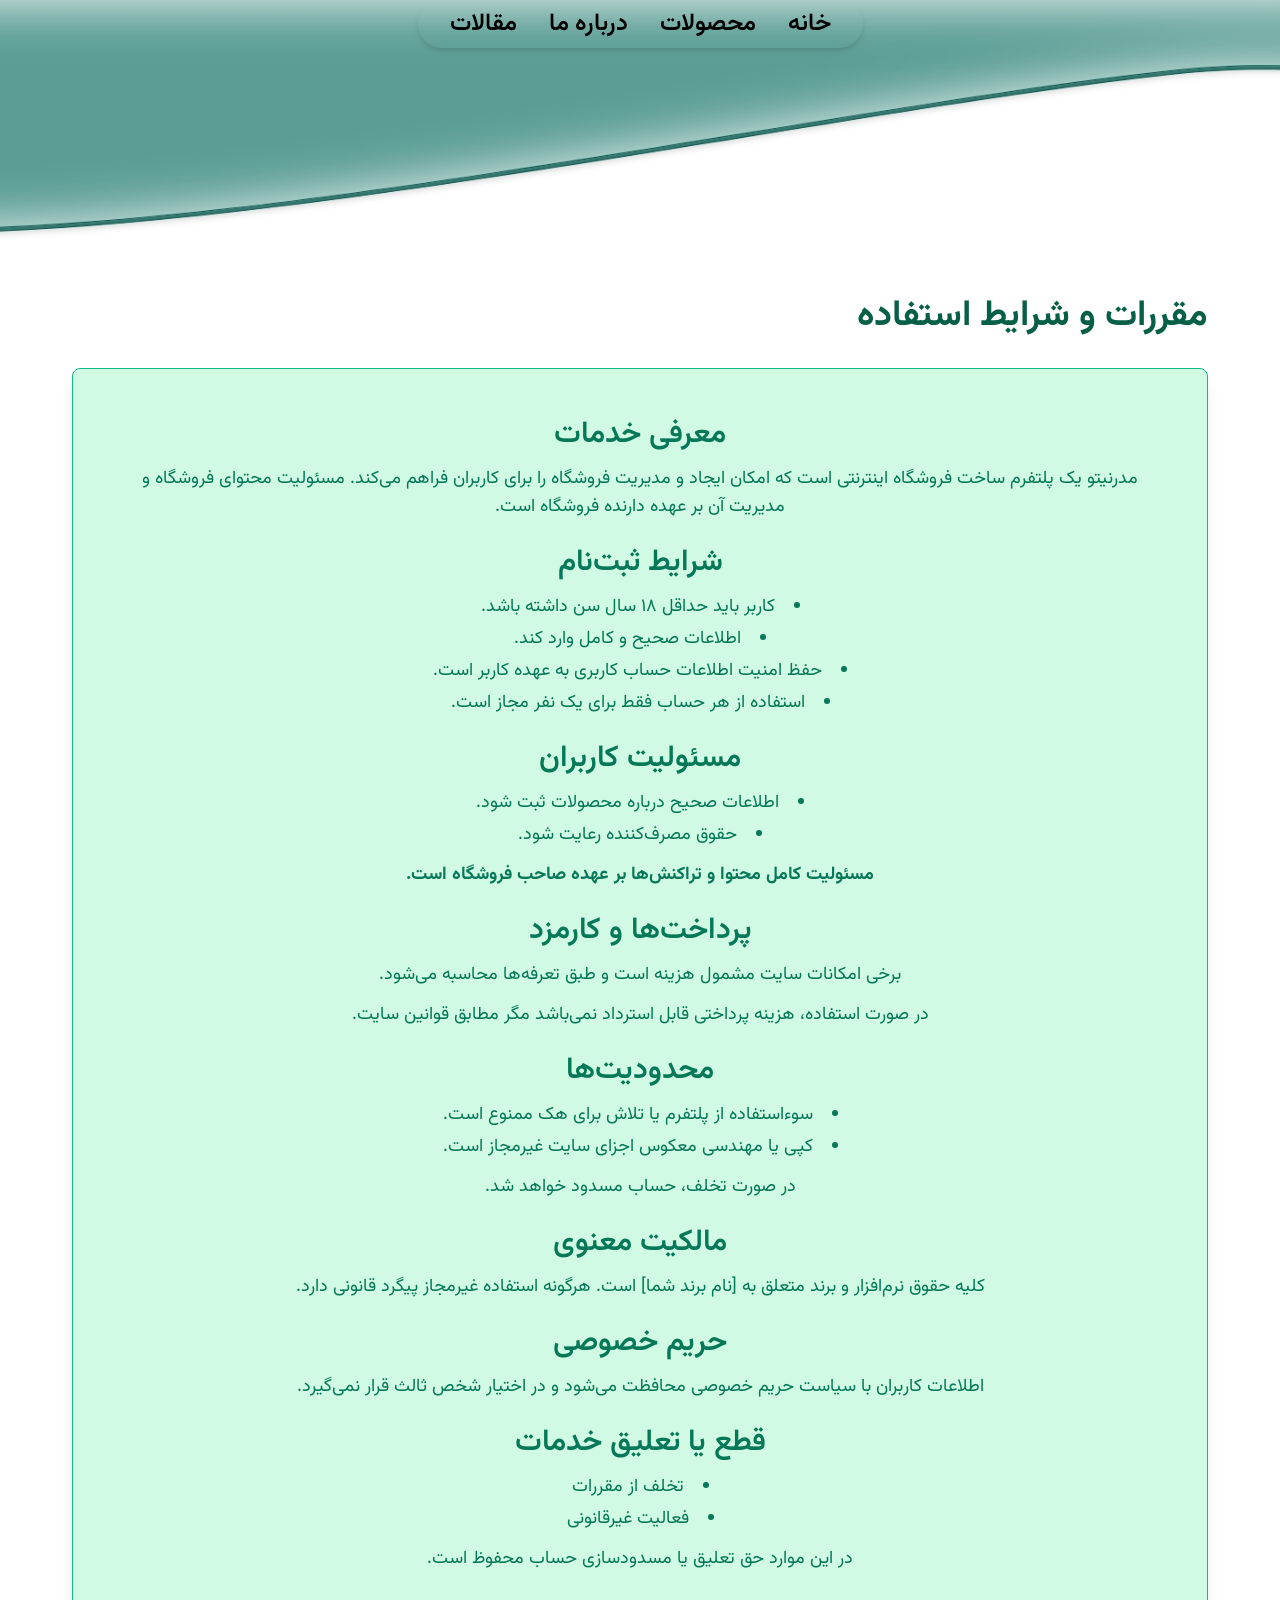
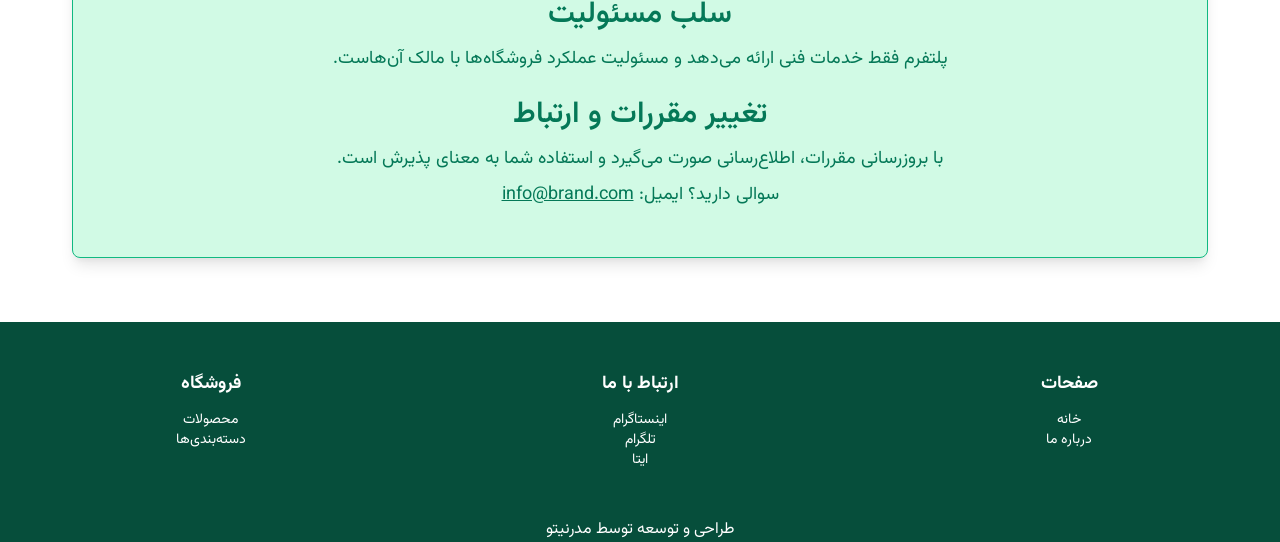
<file: modernito/Rules.modernoto/Rules.html>
<!DOCTYPE html>
<html lang="fa" dir="rtl">

<head>
    <meta charset="UTF-8">
    <meta name="viewport" content="width=device-width, initial-scale=1.0">
    <title>افزودن محصول</title>
    <link rel="stylesheet" href="tailwind.min.css" />
    <!-- فونت ایران‌سانس (اختیاری اما پیشنهاد می‌شود) -->
    <style>
        @import url('https://fonts.googleapis.com/css2?family=Vazirmatn:wght@300;400;500;600;700&display=swap');

        * {
            font-family: "Vazirmatn", sans-serif;
        }
    </style>
</head>

<body class="bg-slate-100">
    <header
        class="relative w-full h-32 sm:h-48 md:h-64 lg:h-[300px] flex items-center justify-center  overflow-hidden bg-no-repeat bg-center bg-contain sm:bg-cover"
        style="background-image: url('./img/heder.jpg'); background-position: center top;">
        <div class="absolute inset-0 bg-black/40"></div>

        <nav class="absolute top-0 right-2/2 translate-x-1/2 z-10 flex flex-wrap justify-center gap-6 sm:gap-4 md:gap-8
                bg-white/70 backdrop-blur-md rounded-full px-3 sm:px-5 md:px-8 py-2
                text-[5px] sm:text-sm md:text-sm lg:text-2xl font-semibold shadow-md">
            <a href="./admin.html" class="text-black  transition hover:text-green-300">خانه</a>
            <a href="#" class="text-black  transition hover:text-green-300">محصولات</a>
            <a href="#" class="text-black  transition hover:text-green-300">درباره ما</a>
            <a href="#" class="text-black  transition hover:text-green-300">مقالات</a>
        </nav>
    </header>


    <!-- عنوان صفحه به صورت راست‌چین و بالای باکس -->
    <div class="max-w-6xl mx-auto px-2 mt-10">
        <h1 class="text-3xl md:text-4xl  font-bold text-green-800 mb-8 text-right">مقررات و شرایط استفاده</h1>

        <!-- باکس شیشه‌ای مقررات -->
        <div class="glassmorphism p-6 md:p-12 bg-green-100 border border-green-500 shadow-lg p-4 rounded-lg">
            <section class="mb-6">
                <h2 class="text-2xl md:text-3xl font-semibold mb-3 text-center dark-heading-color text-green-700">معرفی خدمات</h2>
                <p class="text-base md:text-lg leading-relaxed mb-3 text-center paragraph-color-green-400 text-green-700">
                مدرنیتو   یک پلتفرم ساخت فروشگاه اینترنتی است که امکان ایجاد و مدیریت فروشگاه را برای کاربران فراهم می‌کند. مسئولیت محتوای فروشگاه و مدیریت آن بر عهده دارنده فروشگاه است.
                </p>
            </section>
            <section class="mb-6">
                <h2 class="text-2xl md:text-3xl font-semibold mb-3 text-center dark-heading-color text-green-700">شرایط ثبت‌نام</h2>
                <ul class="list-disc list-inside text-base md:text-lg leading-relaxed mb-3 text-center paragraph-color-green-400 space-y-1 text-green-700">
                    <li>کاربر باید حداقل ۱۸ سال سن داشته باشد.</li>
                    <li>اطلاعات صحیح و کامل وارد کند.</li>
                    <li>حفظ امنیت اطلاعات حساب کاربری به عهده کاربر است.</li>
                    <li>استفاده از هر حساب فقط برای یک نفر مجاز است.</li>
                </ul>
            </section>
            <section class="mb-6">
                <h2 class="text-2xl md:text-3xl font-semibold mb-3 text-center dark-heading-color  text-green-700">مسئولیت کاربران</h2>
        
                <ul class="list-disc list-inside text-base md:text-lg leading-relaxed mb-3 text-center space-y-1 text-green-700
                ">
                    <li>اطلاعات صحیح درباره محصولات ثبت شود.</li>
                    <li>حقوق مصرف‌کننده رعایت شود.</li>
                </ul>
                <p class="text-base md:text-lg leading-relaxed mb-3 text-center text-green-700 ">
                    <strong>مسئولیت کامل محتوا و تراکنش‌ها بر عهده صاحب فروشگاه است.</strong>
                </p>
            </section>
            <section class="mb-6">
                <h2 class="text-2xl md:text-3xl font-semibold mb-3 text-center dark-heading-color text-green-700">پرداخت‌ها و کارمزد</h2>
                <p class="text-base md:text-lg leading-relaxed mb-3 text-center text-green-700">
                    برخی امکانات سایت مشمول هزینه است و طبق تعرفه‌ها محاسبه می‌شود.
                </p>
                <p class="text-base md:text-lg leading-relaxed mb-3 text-center  text-green-700">
                    در صورت استفاده، هزینه پرداختی قابل استرداد نمی‌باشد مگر مطابق قوانین سایت.
                </p>
            </section>
            <section class="mb-6">
                <h2 class="text-2xl md:text-3xl font-semibold mb-3 text-center dark-heading-color text-green-700">محدودیت‌ها</h2>
                <ul class="list-disc list-inside text-base md:text-lg leading-relaxed mb-3 text-center text-green-700 space-y-1">
                    <li>سوءاستفاده از پلتفرم یا تلاش برای هک ممنوع است.</li>
                    <li>کپی یا مهندسی معکوس اجزای سایت غیرمجاز است.</li>
                </ul>
                <p class="text-base md:text-lg leading-relaxed mb-3 text-center text-green-700">
                    در صورت تخلف، حساب مسدود خواهد شد.
                </p>
            </section>
            <section class="mb-6">
                <h2 class="text-2xl md:text-3xl font-semibold mb-3 text-center dark-heading-color text-green-700">مالکیت معنوی</h2>
                <p class="text-base md:text-lg leading-relaxed text-center text-green-700">
                    کلیه حقوق نرم‌افزار و برند متعلق به [نام برند شما] است. هرگونه استفاده غیرمجاز پیگرد قانونی دارد.
                </p>
            </section>
            <section class="mb-6">
                <h2 class="text-2xl md:text-3xl font-semibold mb-3 text-center dark-heading-color text-green-700">حریم خصوصی</h2>
                <p class="text-base md:text-lg leading-relaxed text-center text-green-700">
                    اطلاعات کاربران با سیاست حریم خصوصی محافظت می‌شود و در اختیار شخص ثالث قرار نمی‌گیرد.
                </p>
            </section>
            <section class="mb-6">
                <h2 class="text-2xl md:text-3xl font-semibold mb-3 text-center dark-heading-color text-green-700">قطع یا تعلیق خدمات</h2>
                <ul class="list-disc list-inside text-base md:text-lg leading-relaxed mb-3 text-center text-green-700 space-y-1">
                    <li>تخلف از مقررات</li>
                    <li>فعالیت غیرقانونی</li>
                </ul>
                <p class="text-base md:text-lg leading-relaxed text-center text-green-700">
                    در این موارد حق تعلیق یا مسدودسازی حساب محفوظ است.
                </p>
            </section>
            <section class="mb-6">
                <h2 class="text-2xl md:text-3xl font-semibold mb-3 text-center dark-heading-color text-green-700">سلب مسئولیت</h2>
                <p class="text-base md:text-lg leading-relaxed text-center text-green-700">
                    پلتفرم فقط خدمات فنی ارائه می‌دهد و مسئولیت عملکرد فروشگاه‌ها با مالک آن‌هاست.
                </p>
            </section>
            <section>
                <h2 class="text-2xl md:text-3xl font-semibold mb-3 text-center dark-heading-color text-green-700">تغییر مقررات و ارتباط</h2>
                <p class="text-base md:text-lg leading-relaxed text-center text-green-700">
                    با بروزرسانی مقررات، اطلاع‌رسانی صورت می‌گیرد و استفاده شما به معنای پذیرش است.
                </p>
                <p class="text-base md:text-lg leading-relaxed text-center paragraph-color-green600 mt-2 text-green-700">
                    سوالی دارید؟
                    ایمیل: <a href="mailto:info@brand.com" class="underline hover:text-green-500 text-green-700" >info@brand.com</a>
                </p>
            </section>
        </div>
    </div>

 

        </div>
    <footer class="bg-green-900 text-white mt-16">

        <div class="max-w-7xl mx-auto text-center px-4 py-12 grid grid-cols-1 md:grid-cols-3 gap-10 text-sm">

            <div>
                <p class="font-bold text-lg mb-3">صفحات</p>
                <a class="block hover:text-green-300 transition" href="./admin.html">خانه</a>
                <a class="block hover:text-green-300 transition" href="#">درباره ما</a>
            </div>

            <div>
                <p class="font-bold text-lg mb-3 text-ceneter">ارتباط با ما</p>
                <a class="block hover:text-green-300 transition text-ceneter" href="#">اینستاگرام</a>
                <a class="block hover:text-green-300 transition text-ceneter" href="#">تلگرام</a>
                <a class="block hover:text-green-300 transition text-ceneter" href="#">ایتا</a>
            </div>

            <div>
                <p class="font-bold text-lg mb-3">فروشگاه</p>
                <a class="block hover:text-green-300 transition" href="#">محصولات</a>
                <a class="block hover:text-green-300 transition" href="#">دسته‌بندی‌ها</a>
            </div>

        </div>

        <div>
            <a class="block  hover:text-green-300 text-center transition" href="https://modernitoweb.ir/">طراحی و
                توسعه
                توسط مدرنیتو</a>
        </div>

    </footer>
</body>

</html>
</file>
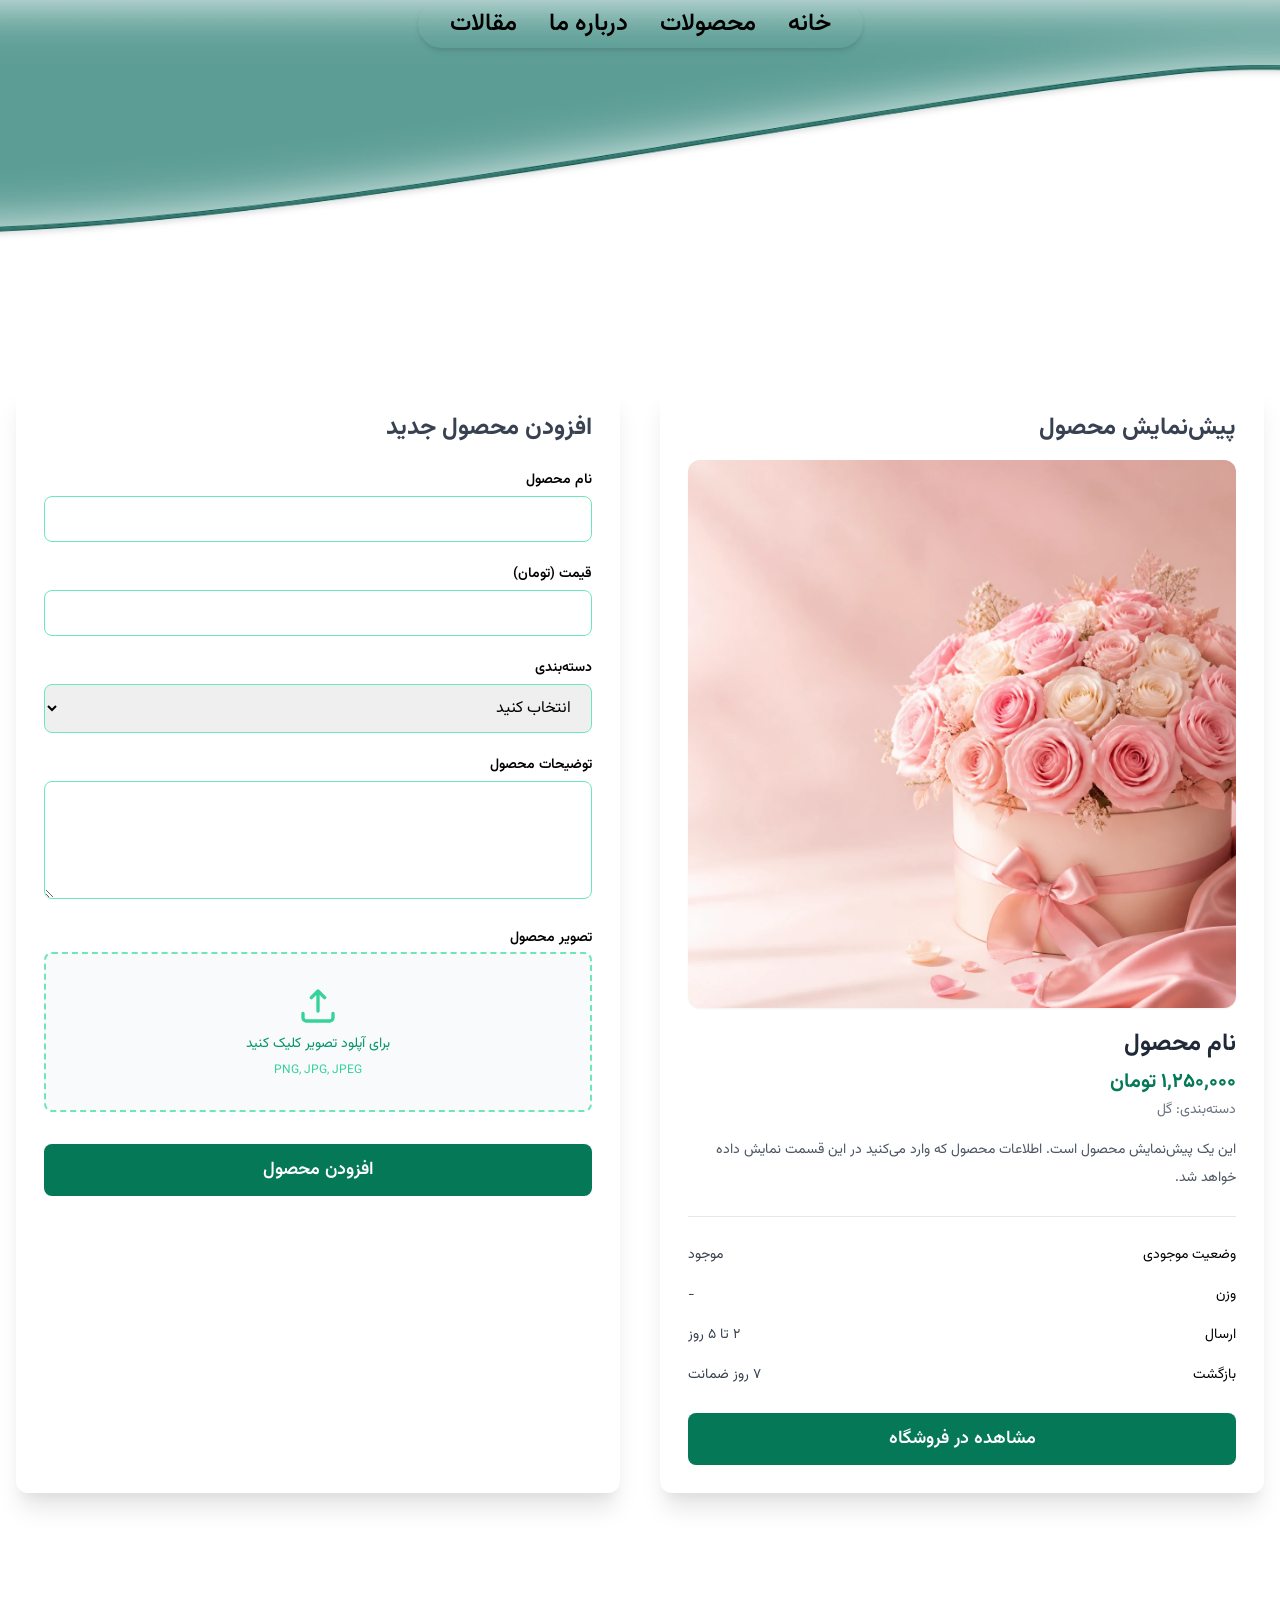
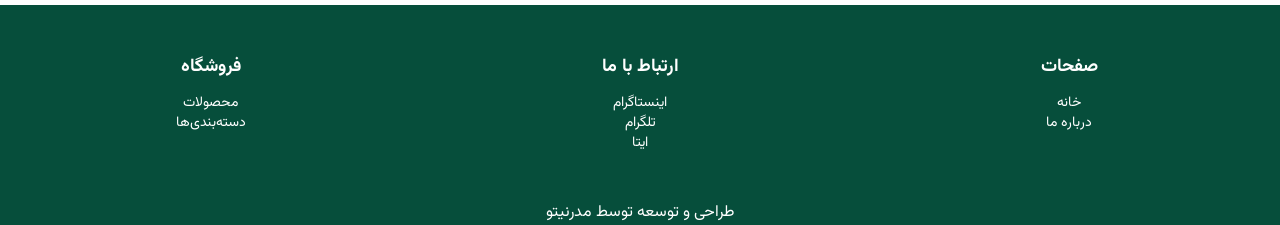
<file: modernito/X-sabad.kharid/admin.html>
<!DOCTYPE html>
<html lang="fa" dir="rtl">

<head>
    <meta charset="UTF-8">
    <meta name="viewport" content="width=device-width, initial-scale=1.0">
    <title>افزودن محصول</title>
    <link rel="stylesheet" href="tailwind.min.css" />
    <!-- فونت ایران‌سانس (اختیاری اما پیشنهاد می‌شود) -->
    <style>
        @import url('https://fonts.googleapis.com/css2?family=Vazirmatn:wght@300;400;500;600;700&display=swap');

        * {
            font-family: "Vazirmatn", sans-serif;
        }
    </style>
</head>

<body class="bg-slate-100">
    <header
        class="relative w-full h-32 sm:h-48 md:h-64 lg:h-[300px] flex items-center justify-center  overflow-hidden bg-no-repeat bg-center bg-contain sm:bg-cover"
        style="background-image: url('./assets/img/heder.jpg'); background-position: center top;">
        <div class="absolute inset-0 bg-black/40"></div>

        <nav class="absolute top-0 right-2/2 translate-x-1/2 z-10 flex flex-wrap justify-center gap-6 sm:gap-4 md:gap-8
                bg-white/70 backdrop-blur-md rounded-full px-3 sm:px-5 md:px-8 py-2
                text-[5px] sm:text-sm md:text-sm lg:text-2xl font-semibold shadow-md">
            <a href="./admin.html" class="text-black  transition hover:text-green-300">خانه</a>
            <a href="#" class="text-black  transition hover:text-green-300">محصولات</a>
            <a href="#" class="text-black  transition hover:text-green-300">درباره ما</a>
            <a href="#" class="text-black  transition hover:text-green-300">مقالات</a>
        </nav>
    </header>



  <section class="max-w-7xl mx-auto px-4 py-12 md:mt-20">

    <div class="flex flex-col lg:flex-row-reverse gap-10">

        <!-- فرم افزودن محصول -->
        <div class="bg-white shadow-xl rounded-xl p-7 w-full lg:w-[620px]">
            <h2 class="text-2xl font-bold text-gray-700 mb-6">
                افزودن محصول جدید
            </h2>

            <form id="productForm" class="flex flex-col gap-5">

                <div>
                    <label class="font-semibold text-sm">نام محصول</label>
                    <input id="productName" type="text"
                        class="w-full mt-1 border border-green-300 rounded-lg px-4 py-2.5 focus:ring-2 focus:ring-green-600 focus:border-green-600 outline-none">
                </div>

                <div>
                    <label class="font-semibold text-sm">قیمت (تومان)</label>
                    <input id="productPrice" type="number"
                        class="w-full mt-1 border border-green-300 rounded-lg px-4 py-2.5 focus:ring-2 focus:ring-green-600 focus:border-green-600 outline-none">
                </div>

                <div>
                    <label class="font-semibold text-sm">دسته‌بندی</label>
                    <select id="productCategory"
                        class="w-full mt-1 border border-green-300 rounded-lg px-4 py-2.5 focus:ring-2 focus:ring-green-600 focus:border-green-600 outline-none">
                        <option value="">انتخاب کنید</option>
                        <option value="گل">گل</option>
                        <option value="دسته ۱">دسته ۱</option>
                        <option value="دسته ۲">دسته ۲</option>
                        <option value="دسته ۳">دسته ۳</option>
                    </select>
                </div>

                <div>
                    <label class="font-semibold text-sm">توضیحات محصول</label>
                    <textarea id="productDescription" rows="4"
                        class="w-full mt-1 border border-green-300 rounded-lg px-4 py-2.5 focus:ring-2 focus:ring-green-600 focus:border-green-600 outline-none"></textarea>
                </div>

                <div>
                    <label class="font-semibold text-sm block mb-1">تصویر محصول</label>

                    <label for="productImage"
                        class="w-full mt-1 border-2 border-dashed border-green-300 rounded-lg px-4 py-8 bg-gray-50 
                        cursor-pointer flex flex-col items-center justify-center gap-2 hover:border-blue-400 hover:bg-blue-50 transition">
                        <svg xmlns="http://www.w3.org/2000/svg" class="w-10 h-10 text-green-400" fill="none"
                            viewBox="0 0 24 24" stroke="currentColor">
                            <path stroke-linecap="round" stroke-linejoin="round" stroke-width="2"
                                d="M3 16.5V19a2 2 0 002 2h14a2 2 0 002-2v-2.5M16 7l-4-4m0 0L8 7m4-4v12" />
                        </svg>

                        <span class="text-green-600 text-sm">برای آپلود تصویر کلیک کنید</span>
                        <span class="text-green-400 text-xs">PNG, JPG, JPEG</span>
                    </label>

                    <input id="productImage" type="file" class="hidden" accept="image/*">
                </div>

                <button type="submit"
                    class="mt-3 bg-green-700 hover:bg-green-800 text-white py-3 rounded-lg font-semibold text-lg transition">
                    افزودن محصول
                </button>
            </form>
        </div>

        <!-- کارت پیش‌نمایش محصول -->
        <div class="bg-white shadow-xl rounded-xl p-7 w-full lg:w-[360px] h-fit">
            <h3 class="font-bold text-gray-700 mb-4 text-2xl">
                پیش‌نمایش محصول
            </h3>

            <img id="previewImage" src="assets/img/boxgol1.png" alt="product" class="rounded-xl w-full mb-5 shadow-sm">

            <h2 id="previewName" class="text-2xl font-bold text-gray-800">
                نام محصول
            </h2>

            <p id="previewPrice" class="text-green-700 font-bold text-xl mt-2">
                ۱,۲۵۰,۰۰۰ تومان
            </p>

            <p id="previewCategory" class="text-sm text-gray-500 mt-1">
                دسته‌بندی: گل
            </p>

            <p id="previewDescription" class="text-sm text-gray-600 mt-4 leading-7">
                این یک پیش‌نمایش محصول است. اطلاعات محصول که وارد می‌کنید در این قسمت نمایش داده خواهد شد.
            </p>

            <hr class="my-6">

            <div class="grid grid-cols-2 gap-3 text-sm leading-7">
                <p>وضعیت موجودی</p>
                <p id="previewStock" class="text-left text-gray-700">موجود</p>

                <p>وزن</p>
                <p id="previewWeight" class="text-left text-gray-700">-</p>

                <p>ارسال</p>
                <p id="previewShipping" class="text-left text-gray-700">۲ تا ۵ روز</p>

                <p>بازگشت</p>
                <p id="previewReturn" class="text-left text-gray-700">۷ روز ضمانت</p>
            </div>

            <button
                class="mt-6 w-full bg-green-700 hover:bg-green-800 text-white py-3 rounded-lg font-semibold text-lg transition">
                مشاهده در فروشگاه
            </button>
        </div>

    </div>

</section>


    <!-- ========================================= -->
    <!-- Footer -->
    <!-- ========================================= -->

    <footer class="bg-green-900 text-white mt-16">

        <div class="max-w-7xl mx-auto text-center px-4 py-12 grid grid-cols-1 md:grid-cols-3 gap-10 text-sm">

            <div>
                <p class="font-bold text-lg mb-3">صفحات</p>
                <a class="block hover:text-green-300 transition" href="./admin.html">خانه</a>
                <a class="block hover:text-green-300 transition" href="#">درباره ما</a>
            </div>

            <div>
                <p class="font-bold text-lg mb-3 text-ceneter">ارتباط با ما</p>
                <a class="block hover:text-green-300 transition text-ceneter" href="#">اینستاگرام</a>
                <a class="block hover:text-green-300 transition text-ceneter" href="#">تلگرام</a>
                <a class="block hover:text-green-300 transition text-ceneter" href="#">ایتا</a>
            </div>

            <div>
                <p class="font-bold text-lg mb-3">فروشگاه</p>
                <a class="block hover:text-green-300 transition" href="#">محصولات</a>
                <a class="block hover:text-green-300 transition" href="#">دسته‌بندی‌ها</a>
            </div>

        </div>

        <div>
            <a class="block  hover:text-green-300 text-center transition" href="https://modernitoweb.ir/">طراحی و توسعه
                توسط مدرنیتو</a>
        </div>

    </footer>
<script>
    const form = document.getElementById('productForm');

    const productName = document.getElementById('productName');
    const productPrice = document.getElementById('productPrice');
    const productCategory = document.getElementById('productCategory');
    const productDescription = document.getElementById('productDescription');
    const productImage = document.getElementById('productImage');

    const previewName = document.getElementById('previewName');
    const previewPrice = document.getElementById('previewPrice');
    const previewCategory = document.getElementById('previewCategory');
    const previewDescription = document.getElementById('previewDescription');
    const previewImage = document.getElementById('previewImage');

    // سینک لحظه‌ای متن‌ها
    productName.addEventListener('input', () => {
        previewName.textContent = productName.value || 'نام محصول';
    });

    productPrice.addEventListener('input', () => {
        if (productPrice.value) {
            previewPrice.textContent = Number(productPrice.value).toLocaleString('fa-IR') + ' تومان';
        } else {
            previewPrice.textContent = '۱,۲۵۰,۰۰۰ تومان';
        }
    });

    productCategory.addEventListener('change', () => {
        previewCategory.textContent = 'دسته‌بندی: ' + (productCategory.value || 'گل');
    });

    productDescription.addEventListener('input', () => {
        previewDescription.textContent = productDescription.value || 'این یک پیش‌نمایش محصول است. اطلاعات محصول که وارد می‌کنید در این قسمت نمایش داده خواهد شد.';
    });

    // نمایش تصویر انتخابی
    productImage.addEventListener('change', function () {
        const file = this.files[0];
        if (file) {
            const reader = new FileReader();
            reader.onload = function (e) {
                previewImage.src = e.target.result;
            };
            reader.readAsDataURL(file);
        }
    });

    // جلوگیری از رفرش و ثبت نهایی
    form.addEventListener('submit', function (e) {
        e.preventDefault();

        alert('محصول با موفقیت به پیش‌نمایش اضافه شد!');
    });
</script>

</body>

</html>
</file>
<file: project.x/style.css>
body {
  margin: 0;
  font-family: sans-serif;
}

/* هدر اصلی */
.site-header {
  background-color: #03594e;
  color: white;
  padding: 15px 0;
}

/* چیدمان داخلی هدر */
.header-container {
  width: 90%;
  margin: auto;
  display: flex;
  align-items: center;
  gap: 15px;
}

/* لوگو */
.logo img {
  width: 200px;
  height: 200px;
  border-radius: 50%;
  margin-bottom: 3px;
   margin-top: 15px;
   padding: 80px ;
   
}
.baner{

 /* width: 100%; */
  height: 70%;
  margin-top: 50px;
  color: #f8f8f8;
  
}
.baner h1{

 text-align: right;
 flex-direction: column;
display: flex;
}

/* متن هدر */
.header-text h1 {
  margin: 0;
  font-size: 22px;
}

.header-text p {
  margin: 5px 0 0;
  font-size: 14px;
}
.baner-slide{
  display: flex;
  flex-direction: row;
  gap: 50px;
  background-image: url('./img/baner.jpg');
  background-position: center;
  background-repeat: no-repeat;
   min-height: 450px;        /* بزرگ‌تر شدن کل بنر (مهم) */
  height: 20vh;            /* اگر دوست داری واکنش‌گرا باشه */
  background-size: cover;
}
.bot button{
  height: 12%;
  margin-top: 37vh;
  border: none;
  border-radius: 15px;
  padding: 35px 50px;
  font-size: 25px;
  color: aliceblue;
  background-color: #03594e;
  justify-content: center;
  align-items: center;
  display: flex;


}
.bot-2 button{

 height: 12%;
  margin-top: 37vh;
  border: none;
  border-radius: 15px;
  padding: 35px 50px;
  font-size: 25px;
  color: #03594e;
  background-color: #f8f8f8;
  justify-content: center;
  align-items: center;
  display: flex;




}
</file>
